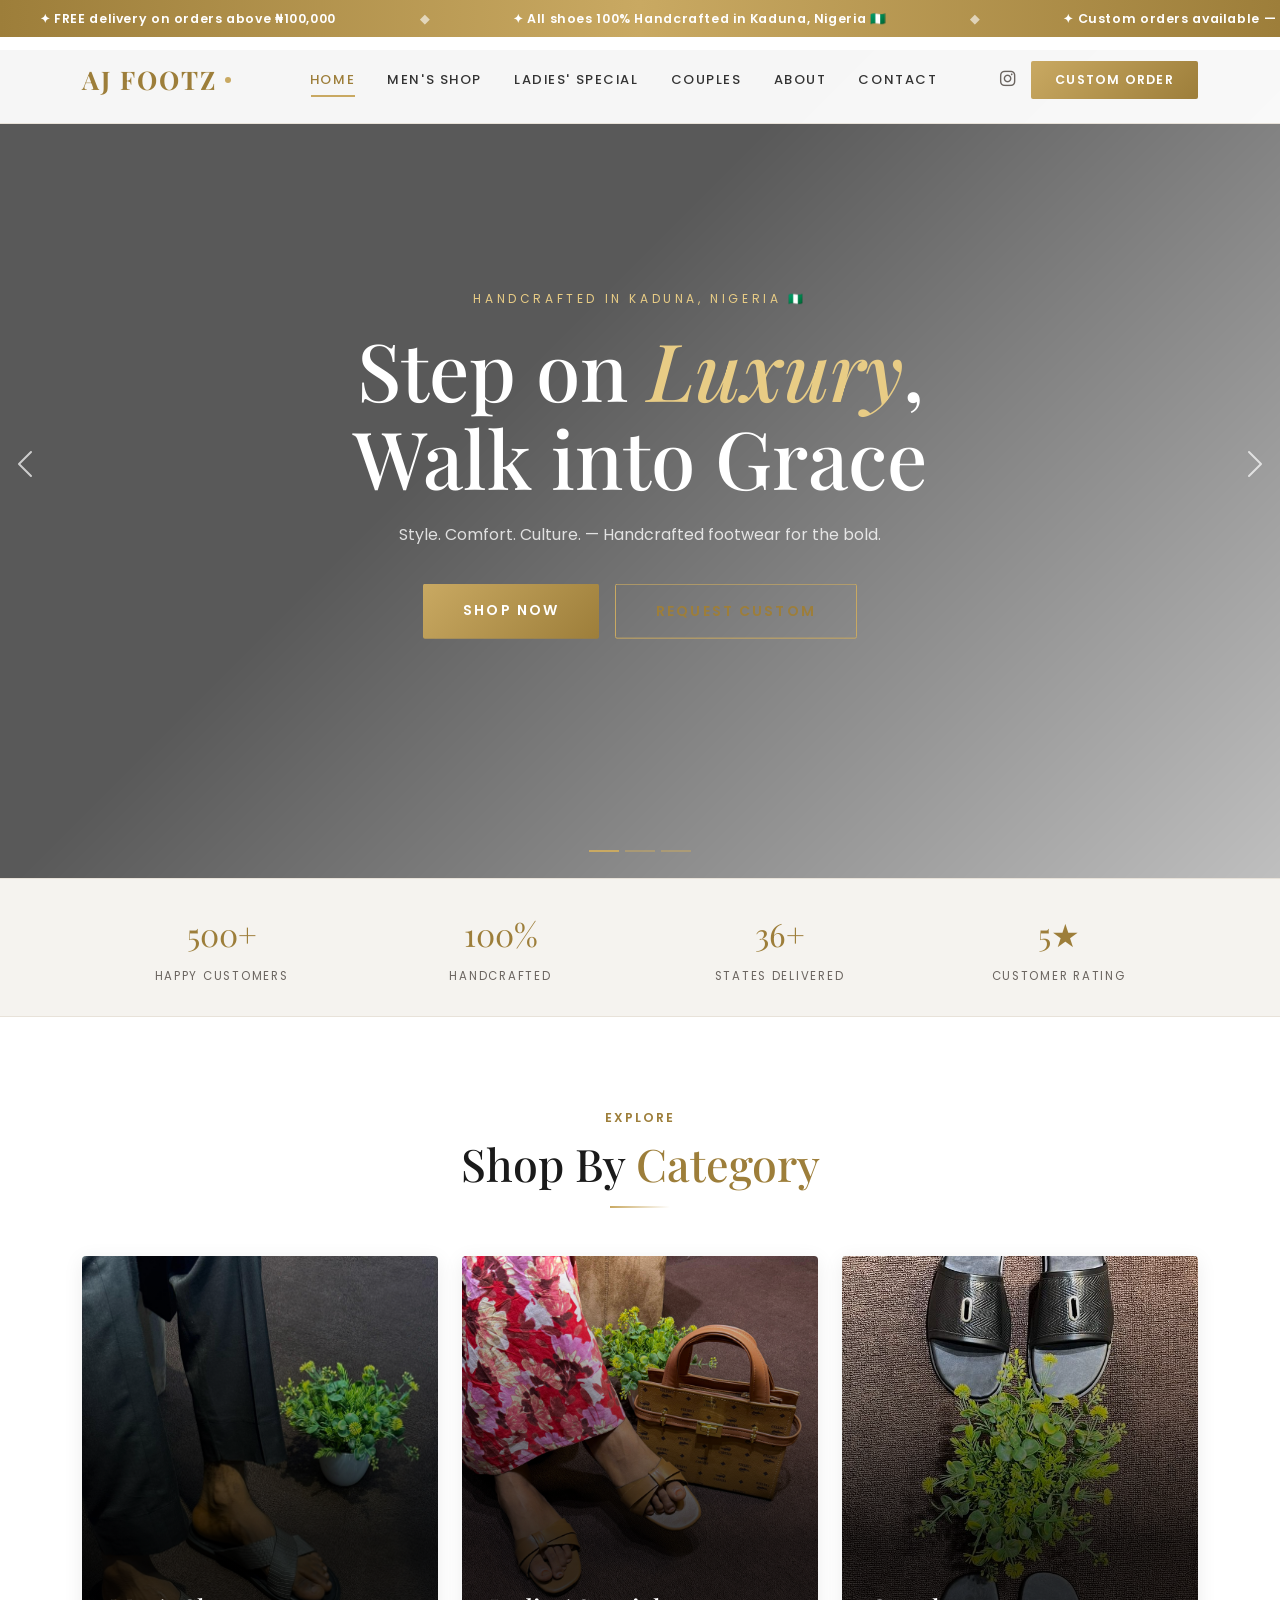
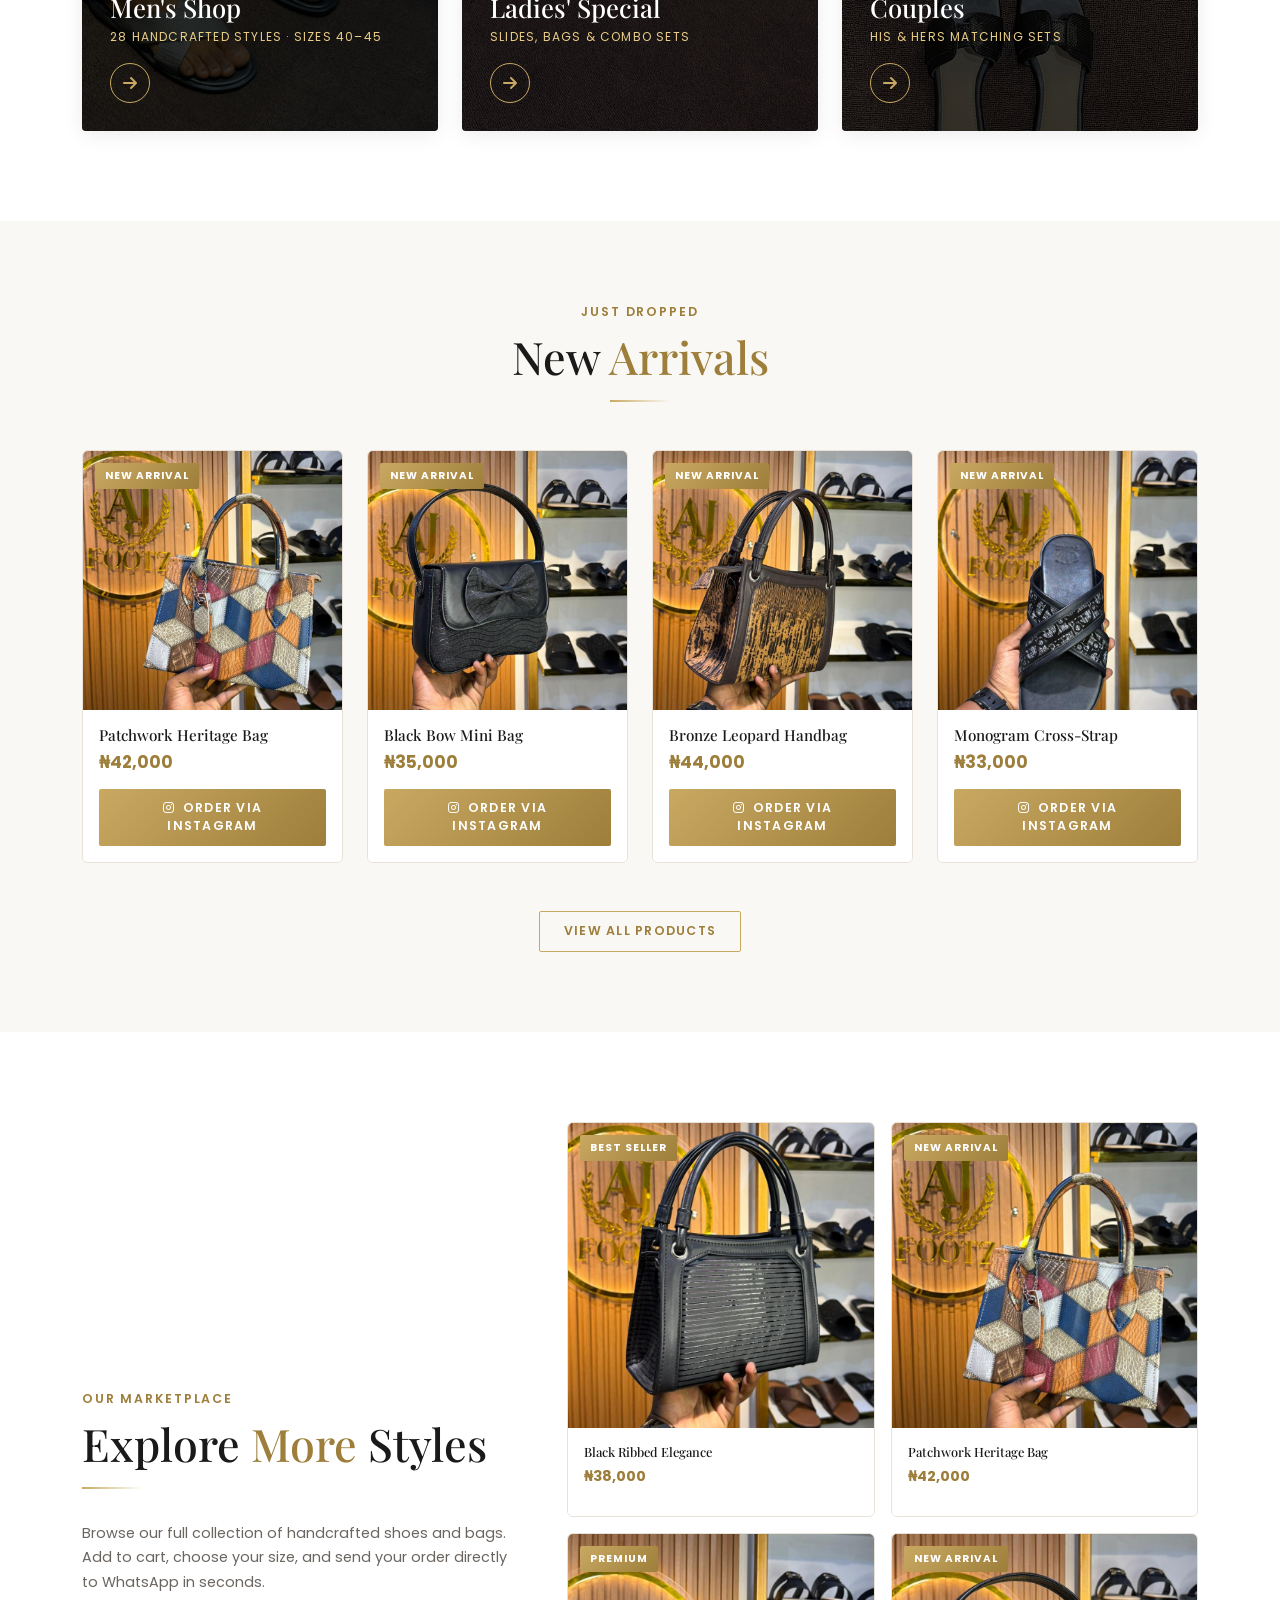
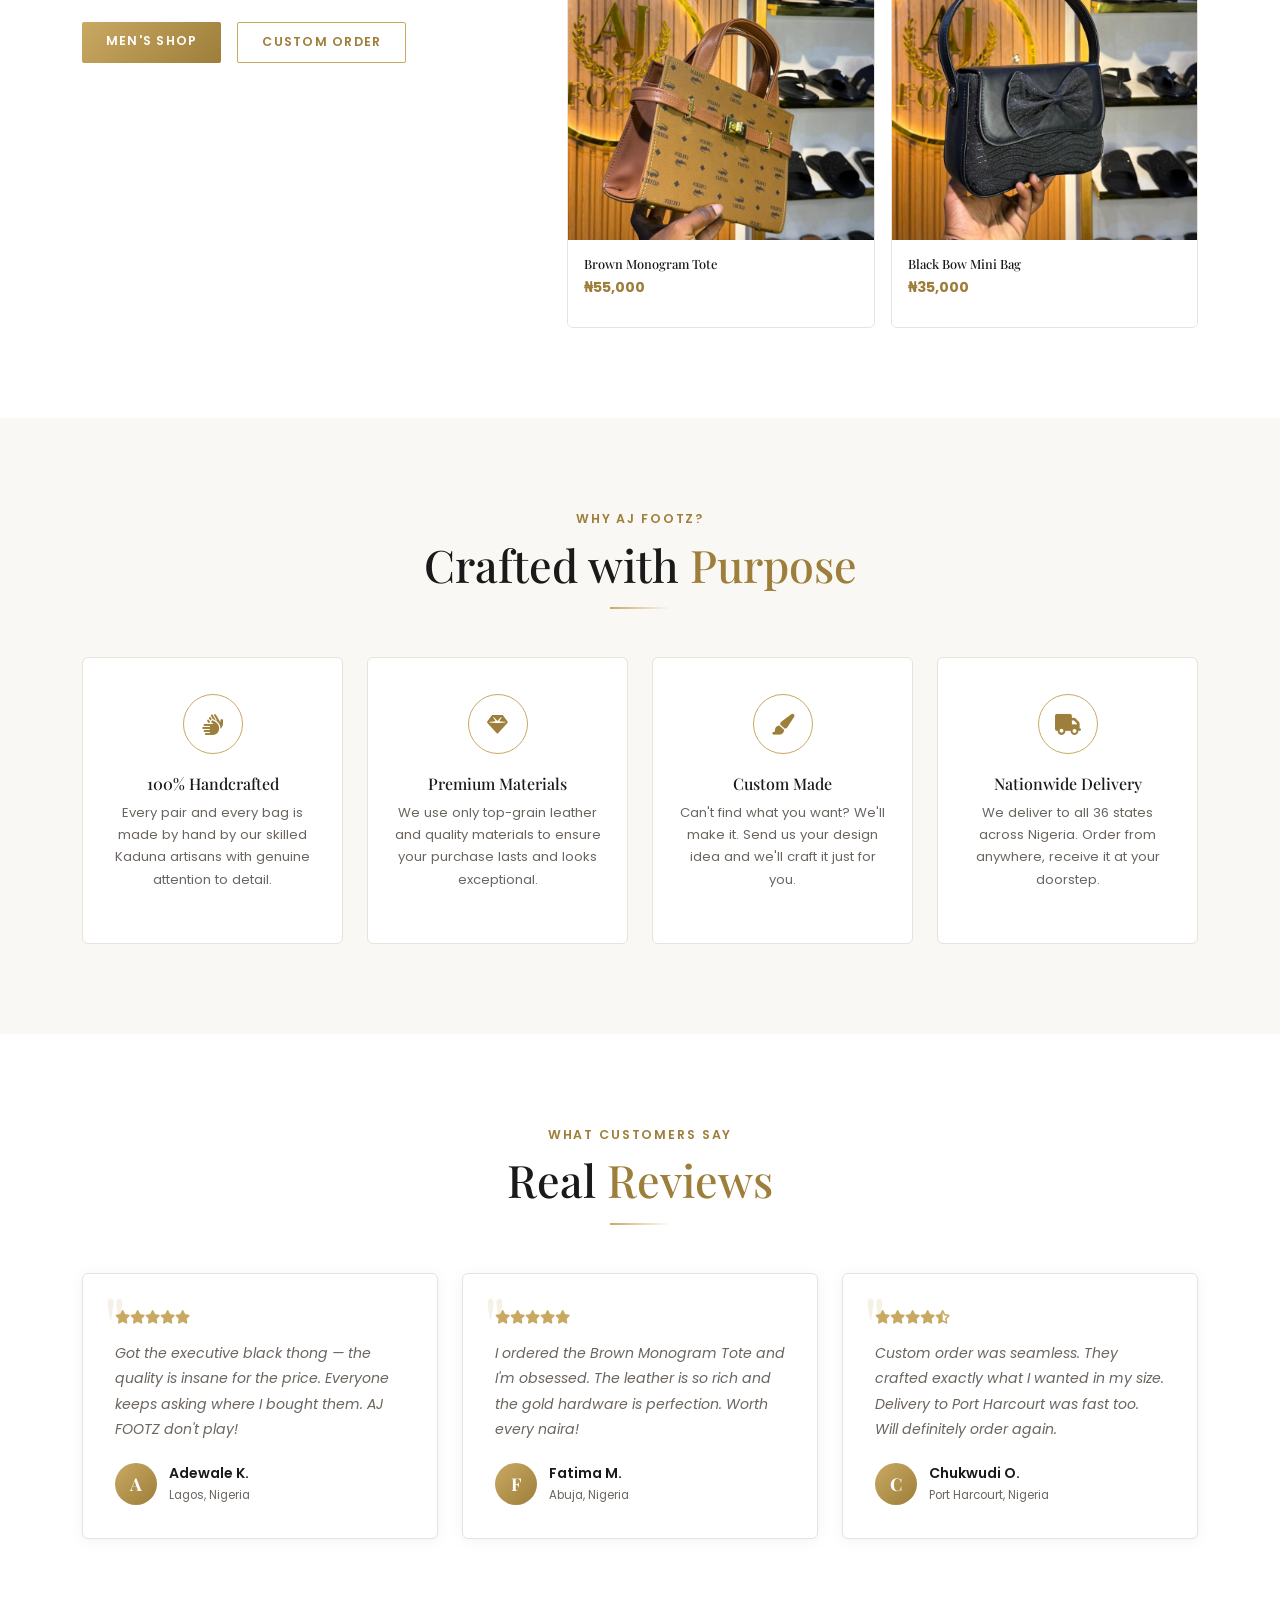
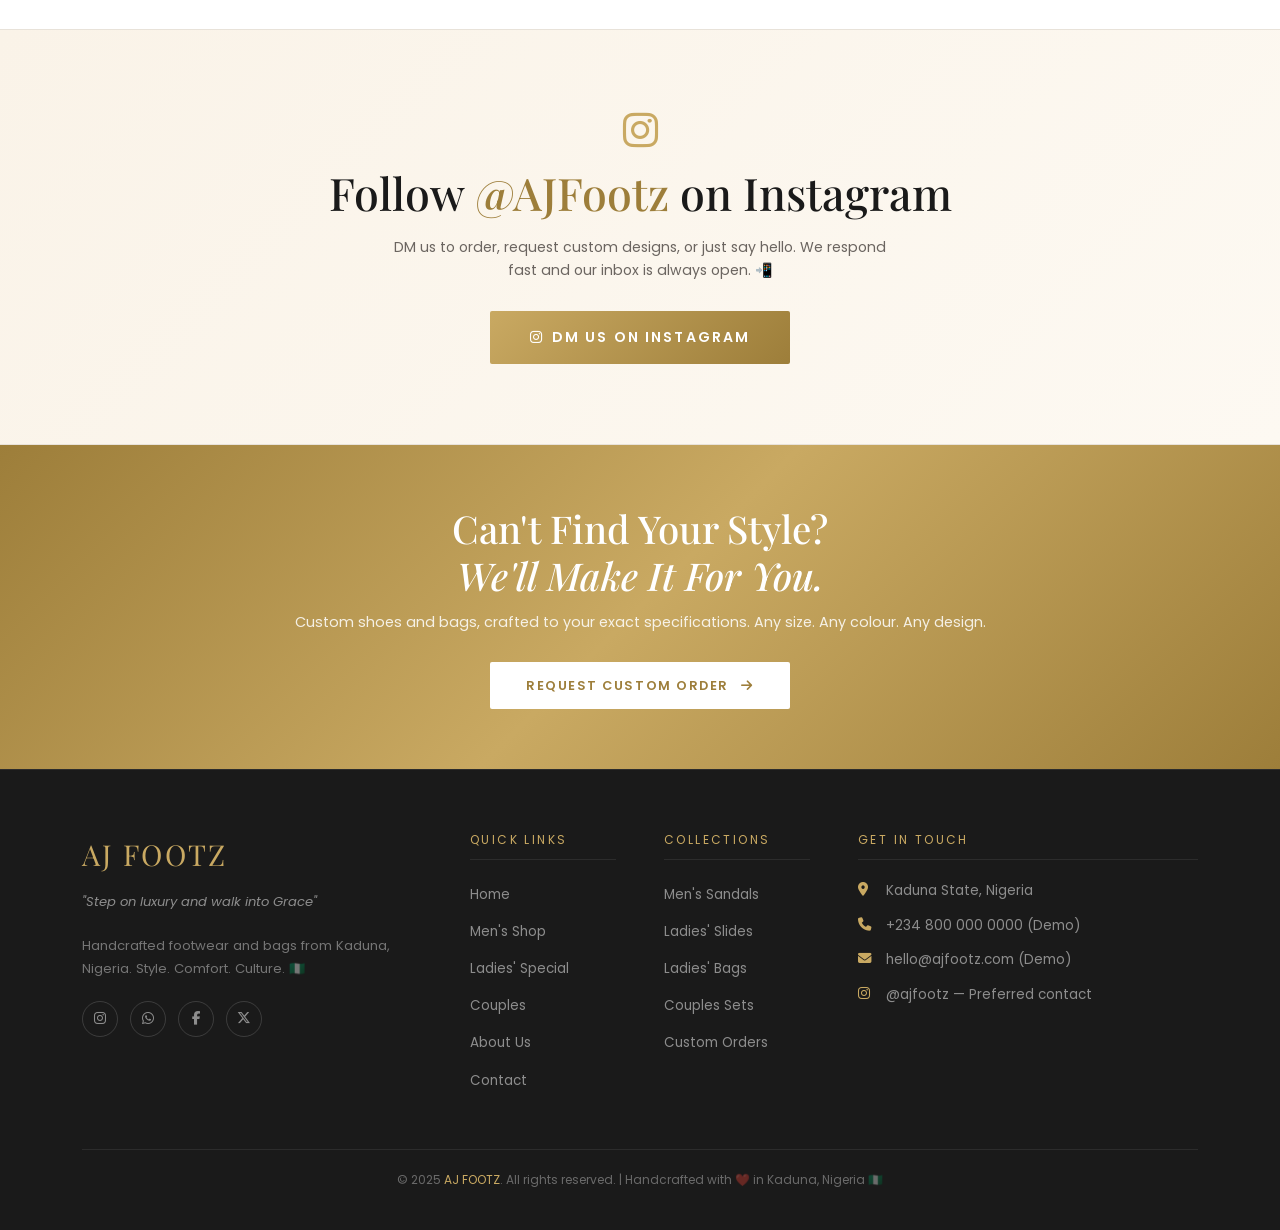
<file: index.html>
<!DOCTYPE html>
<html lang="en">

<head>
  <meta charset="UTF-8">
  <meta name="viewport" content="width=device-width, initial-scale=1.0">
  <title>AJ FOOTZ — Step on Luxury, Walk into Grace</title>
  <meta name="description"
    content="Handcrafted luxury footwear and bags. Style. Comfort. Culture. Nationwide delivery from Kaduna, Nigeria.">
  <link href="https://cdn.jsdelivr.net/npm/bootstrap@5.3.2/dist/css/bootstrap.min.css" rel="stylesheet">
  <link href="https://cdnjs.cloudflare.com/ajax/libs/font-awesome/6.5.0/css/all.min.css" rel="stylesheet">
  <link href="css/style.css" rel="stylesheet">
</head>

<body>

  <!-- Announcement Bar -->
  <div class="announcement-bar">
    <div class="marquee-track">
      <span>✦ FREE delivery on orders above ₦100,000</span>
      <span class="dot">◆</span>
      <span>✦ All shoes 100% Handcrafted in Kaduna, Nigeria 🇳🇬</span>
      <span class="dot">◆</span>
      <span>✦ Custom orders available — DM us on Instagram</span>
      <span class="dot">◆</span>
      <span>✦ New arrivals every week — check the shop!</span>
      <span class="dot">◆</span>
      <span>✦ FREE delivery on orders above ₦100,000</span>
      <span class="dot">◆</span>
      <span>✦ All shoes 100% Handcrafted in Kaduna, Nigeria 🇳🇬</span>
      <span class="dot">◆</span>
      <span>✦ Custom orders available — DM us on Instagram</span>
      <span class="dot">◆</span>
      <span>✦ New arrivals every week — check the shop!</span>
    </div>
  </div>

  <!-- Navbar -->
<nav id="mainNavbar" class="navbar navbar-expand-lg scrolled">
  <div class="container">
    <a class="navbar-brand" href="index.html">AJ FOOTZ <span class="brand-dot"></span></a>
    <button class="navbar-toggler" type="button" data-bs-toggle="collapse" data-bs-target="#navMenu">
      <i class="fas fa-bars" style="color:var(--gold)"></i>
    </button>
    <div class="collapse navbar-collapse" id="navMenu">
      <ul class="navbar-nav mx-auto gap-1">
        <li class="nav-item"><a class="nav-link active" href="index.html">Home</a></li>
        <li class="nav-item"><a class="nav-link " href="marketplace.html">Men's Shop</a></li>
        <li class="nav-item"><a class="nav-link " href="ladies.html">Ladies' Special</a></li>
        <li class="nav-item"><a class="nav-link " href="couples.html">Couples</a></li>
        <li class="nav-item"><a class="nav-link " href="about.html">About</a></li>
        <li class="nav-item"><a class="nav-link " href="contact.html">Contact</a></li>
      </ul>
      <div class="d-flex align-items-center gap-3">
        <a href="https://instagram.com/ajfootz" target="_blank" style="color:var(--gray);font-size:1.1rem">
          <i class="fab fa-instagram"></i>
        </a>
        <a href="contact.html#custom" class="btn btn-gold btn-sm">Custom Order</a>
      </div>
    </div>
  </div>
</nav>

  <!-- Hero Slider -->
  <section class="hero-section" style="margin-top:-74px">
    <div id="heroCarousel" class="carousel slide carousel-fade" data-bs-ride="carousel" data-bs-interval="5000">
      <div class="carousel-indicators">
        <button type="button" data-bs-target="#heroCarousel" data-bs-slide-to="0" class="active"></button>
        <button type="button" data-bs-target="#heroCarousel" data-bs-slide-to="1"></button>
        <button type="button" data-bs-target="#heroCarousel" data-bs-slide-to="2"></button>
      </div>
      <div class="carousel-inner">
        <!-- Slide 1 -->
        <div class="carousel-item active hero-slide"
          style="background-image:url('https://images.unsplash.com/photo-1558769132-cb1aea458c5e?w=1400&q=80')">
          <div class="hero-content">
            <p class="hero-eyebrow">Handcrafted in Kaduna, Nigeria 🇳🇬</p>
            <h1 class="hero-title">Step on <em>Luxury</em>,<br>Walk into Grace</h1>
            <p class="hero-sub">Style. Comfort. Culture. — Handcrafted footwear for the bold.</p>
            <div class="hero-btns">
              <a href="marketplace.html" class="btn btn-gold btn-lg-gold">Shop Now</a>
              <a href="contact.html#custom" class="btn btn-outline-gold btn-lg-gold">Request Custom</a>
            </div>
          </div>
        </div>
        <!-- Slide 2 -->
        <div class="carousel-item hero-slide"
          style="background-image:url('https://images.unsplash.com/photo-1543163521-1bf539c55dd2?w=1400&q=80')">
          <div class="hero-content">
            <p class="hero-eyebrow">Men's Collection</p>
            <h1 class="hero-title">Crafted for the<br><em>Bold</em> Gentleman</h1>
            <p class="hero-sub">Premium leather sandals and slides, handmade to order.</p>
            <div class="hero-btns">
              <a href="marketplace.html" class="btn btn-gold btn-lg-gold">Shop Men's</a>
              <a href="about.html" class="btn btn-outline-gold btn-lg-gold">Our Story</a>
            </div>
          </div>
        </div>
        <!-- Slide 3 -->
        <div class="carousel-item hero-slide"
          style="background-image:url('https://images.unsplash.com/photo-1584917865442-de89df76afd3?w=1400&q=80')">
          <div class="hero-content">
            <p class="hero-eyebrow">Women's Collection</p>
            <h1 class="hero-title">Bags that Make<br><em>Her</em> Statement</h1>
            <p class="hero-sub">Handcrafted women's bags — from structured to tote, each piece tells a story.</p>
            <div class="hero-btns">
              <a href="ladies.html" class="btn btn-gold btn-lg-gold">Shop Ladies'</a>
              <a href="marketplace.html" class="btn btn-outline-gold btn-lg-gold">View All</a>
            </div>
          </div>
        </div>
      </div>
      <button class="carousel-control-prev" type="button" data-bs-target="#heroCarousel" data-bs-slide="prev">
        <span class="carousel-control-prev-icon"></span>
      </button>
      <button class="carousel-control-next" type="button" data-bs-target="#heroCarousel" data-bs-slide="next">
        <span class="carousel-control-next-icon"></span>
      </button>
    </div>
  </section>

  <!-- Stats Bar -->
  <div class="stats-bar">
    <div class="container">
      <div class="row g-0 text-center divide-x">
        <div class="col-6 col-md-3 stat-item reveal">
          <span class="stat-num">500+</span>
          <span class="stat-label">Happy Customers</span>
        </div>
        <div class="col-6 col-md-3 stat-item reveal">
          <span class="stat-num">100%</span>
          <span class="stat-label">Handcrafted</span>
        </div>
        <div class="col-6 col-md-3 stat-item reveal">
          <span class="stat-num">36+</span>
          <span class="stat-label">States Delivered</span>
        </div>
        <div class="col-6 col-md-3 stat-item reveal">
          <span class="stat-num">5★</span>
          <span class="stat-label">Customer Rating</span>
        </div>
      </div>
    </div>
  </div>

  <!-- Shop By Category -->
  <section class="section-pad">
    <div class="container">
      <div class="text-center mb-5">
        <p class="section-subtitle reveal">Explore</p>
        <h2 class="section-title reveal">Shop By <span class="accent">Category</span></h2>
        <div class="gold-line center"></div>
      </div>
          <div class="row g-4">
      <div class="col-md-4 reveal">
        <a href="marketplace.html" class="text-decoration-none">
          <div class="category-card">
            <img src="images/mens/1002747119.jpg" alt="Men's Sandals" style="object-position:center top">
            <div class="category-card-overlay">
              <h3 class="category-card-title">Men's Shop</h3>
              <p class="category-card-sub">28 Handcrafted Styles · Sizes 40–45</p>
              <div class="category-card-arrow"><i class="fas fa-arrow-right"></i></div>
            </div>
          </div>
        </a>
      </div>
      <div class="col-md-4 reveal">
        <a href="ladies.html" class="text-decoration-none">
          <div class="category-card">
            <img src="images/ladies/1002747105.jpg" alt="Ladies' Special">
            <div class="category-card-overlay">
              <h3 class="category-card-title">Ladies' Special</h3>
              <p class="category-card-sub">Slides, Bags & Combo Sets</p>
              <div class="category-card-arrow"><i class="fas fa-arrow-right"></i></div>
            </div>
          </div>
        </a>
      </div>
      <div class="col-md-4 reveal">
        <a href="couples.html" class="text-decoration-none">
          <div class="category-card">
            <img src="images/couples/1002747125.jpg" alt="Couples Collection">
            <div class="category-card-overlay">
              <h3 class="category-card-title">Couples</h3>
              <p class="category-card-sub">His & Hers Matching Sets</p>
              <div class="category-card-arrow"><i class="fas fa-arrow-right"></i></div>
            </div>
          </div>
        </a>
      </div>
    </div>
    </div>
  </section>

  <!-- New Arrivals -->
  <section class="section-pad" style="background:var(--black-soft);padding-top:80px;padding-bottom:80px">
    <div class="container">
      <div class="text-center mb-5">
        <p class="section-subtitle reveal">Just Dropped</p>
        <h2 class="section-title reveal">New <span class="accent">Arrivals</span></h2>
        <div class="gold-line center"></div>
      </div>
      <div class="row g-4 row-cols-1 row-cols-sm-2 row-cols-lg-4" id="newArrivalsGrid"></div>
      <div class="text-center mt-5">
        <a href="marketplace.html" class="btn btn-outline-gold">View All Products</a>
      </div>
    </div>
  </section>

  <!-- Explore More Teaser -->
  <section class="section-pad">
    <div class="container">
      <div class="row align-items-center g-5">
        <div class="col-lg-5 reveal">
          <p class="section-subtitle">Our Marketplace</p>
          <h2 class="section-title">Explore <span class="accent">More</span> Styles</h2>
          <div class="gold-line"></div>
          <p style="color:var(--gray);font-size:.9rem;margin-bottom:28px">
            Browse our full collection of handcrafted shoes and bags.
            Add to cart, choose your size, and send your order directly to WhatsApp in seconds.
          </p>
          <div class="d-flex gap-3 flex-wrap">
            <a href="marketplace.html" class="btn btn-gold">Men's Shop</a>
            <a href="contact.html#custom" class="btn btn-outline-gold">Custom Order</a>
          </div>
        </div>
        <div class="col-lg-7">
          <div class="row g-3" id="featuredPreviewGrid"></div>
        </div>
      </div>
    </div>
  </section>

  <!-- Why Choose Us -->
  <section class="section-pad" style="background:var(--black-soft)">
    <div class="container">
      <div class="text-center mb-5">
        <p class="section-subtitle reveal">Why AJ FOOTZ?</p>
        <h2 class="section-title reveal">Crafted with <span class="accent">Purpose</span></h2>
        <div class="gold-line center"></div>
      </div>
      <div class="why-grid">
        <div class="why-card reveal">
          <div class="why-icon"><i class="fas fa-hands"></i></div>
          <h5>100% Handcrafted</h5>
          <p>Every pair and every bag is made by hand by our skilled Kaduna artisans with genuine attention to detail.
          </p>
        </div>
        <div class="why-card reveal">
          <div class="why-icon"><i class="fas fa-gem"></i></div>
          <h5>Premium Materials</h5>
          <p>We use only top-grain leather and quality materials to ensure your purchase lasts and looks exceptional.
          </p>
        </div>
        <div class="why-card reveal">
          <div class="why-icon"><i class="fas fa-paint-brush"></i></div>
          <h5>Custom Made</h5>
          <p>Can't find what you want? We'll make it. Send us your design idea and we'll craft it just for you.</p>
        </div>
        <div class="why-card reveal">
          <div class="why-icon"><i class="fas fa-truck"></i></div>
          <h5>Nationwide Delivery</h5>
          <p>We deliver to all 36 states across Nigeria. Order from anywhere, receive it at your doorstep.</p>
        </div>
      </div>
    </div>
  </section>

  <!-- Testimonials -->
  <section class="section-pad">
    <div class="container">
      <div class="text-center mb-5">
        <p class="section-subtitle reveal">What Customers Say</p>
        <h2 class="section-title reveal">Real <span class="accent">Reviews</span></h2>
        <div class="gold-line center"></div>
      </div>
      <div class="row g-4">
        <div class="col-md-4 reveal">
          <div class="testimonial-card">
            <div class="testimonial-stars"><i class="fas fa-star"></i><i class="fas fa-star"></i><i
                class="fas fa-star"></i><i class="fas fa-star"></i><i class="fas fa-star"></i></div>
            <p class="testimonial-text">Got the executive black thong — the quality is insane for the price. Everyone
              keeps asking where I bought them. AJ FOOTZ don't play!</p>
            <div class="testimonial-author">
              <div class="testimonial-avatar">A</div>
              <div>
                <div class="testimonial-name">Adewale K.</div>
                <div class="testimonial-loc">Lagos, Nigeria</div>
              </div>
            </div>
          </div>
        </div>
        <div class="col-md-4 reveal">
          <div class="testimonial-card">
            <div class="testimonial-stars"><i class="fas fa-star"></i><i class="fas fa-star"></i><i
                class="fas fa-star"></i><i class="fas fa-star"></i><i class="fas fa-star"></i></div>
            <p class="testimonial-text">I ordered the Brown Monogram Tote and I'm obsessed. The leather is so rich and
              the gold hardware is perfection. Worth every naira!</p>
            <div class="testimonial-author">
              <div class="testimonial-avatar">F</div>
              <div>
                <div class="testimonial-name">Fatima M.</div>
                <div class="testimonial-loc">Abuja, Nigeria</div>
              </div>
            </div>
          </div>
        </div>
        <div class="col-md-4 reveal">
          <div class="testimonial-card">
            <div class="testimonial-stars"><i class="fas fa-star"></i><i class="fas fa-star"></i><i
                class="fas fa-star"></i><i class="fas fa-star"></i><i class="fas fa-star-half-alt"></i></div>
            <p class="testimonial-text">Custom order was seamless. They crafted exactly what I wanted in my size.
              Delivery to Port Harcourt was fast too. Will definitely order again.</p>
            <div class="testimonial-author">
              <div class="testimonial-avatar">C</div>
              <div>
                <div class="testimonial-name">Chukwudi O.</div>
                <div class="testimonial-loc">Port Harcourt, Nigeria</div>
              </div>
            </div>
          </div>
        </div>
      </div>
    </div>
  </section>

  <!-- Instagram CTA -->
  <section class="instagram-cta">
    <div class="container text-center reveal">
      <i class="fab fa-instagram" style="font-size:2.5rem;color:var(--gold);margin-bottom:16px;display:block"></i>
      <h2 class="section-title mb-3">Follow <span class="accent">@AJFootz</span> on Instagram</h2>
      <p style="color:var(--gray);max-width:500px;margin:0 auto 28px;font-size:.88rem">
        DM us to order, request custom designs, or just say hello.
        We respond fast and our inbox is always open. 📲
      </p>
      <a href="https://instagram.com/ajfootz" target="_blank" class="btn btn-gold btn-lg-gold">
        <i class="fab fa-instagram me-2"></i>DM us on Instagram
      </a>
    </div>
  </section>

  <!-- Custom Order CTA -->
  <div class="custom-order-banner">
    <div class="container reveal">
      <h2>Can't Find Your Style? <br><em style="font-style:italic">We'll Make It For You.</em></h2>
      <p>Custom shoes and bags, crafted to your exact specifications. Any size. Any colour. Any design.</p>
      <a href="contact.html#custom" class="btn">Request Custom Order <i class="fas fa-arrow-right ms-2"></i></a>
    </div>
  </div>

  <!-- Footer -->
  <footer class="site-footer">
  <div class="container">
    <div class="row g-5">
      <div class="col-lg-4">
        <div class="footer-brand">AJ FOOTZ</div>
        <p class="footer-tagline">"Step on luxury and walk into Grace"</p>
        <p style="color:rgba(255,255,255,.4);font-size:.82rem;line-height:1.8;margin-bottom:20px">
          Handcrafted footwear and bags from Kaduna, Nigeria. Style. Comfort. Culture. 🇳🇬
        </p>
        <div class="footer-social">
          <a href="https://instagram.com/ajfootz" target="_blank"><i class="fab fa-instagram"></i></a>
          <a href="https://wa.me/2348000000000" target="_blank"><i class="fab fa-whatsapp"></i></a>
          <a href="#"><i class="fab fa-facebook-f"></i></a>
          <a href="#"><i class="fab fa-x-twitter"></i></a>
        </div>
      </div>
      <div class="col-6 col-lg-2">
        <div class="footer-heading">Quick Links</div>
        <ul class="footer-links">
          <li><a href="index.html">Home</a></li>
          <li><a href="marketplace.html">Men's Shop</a></li>
          <li><a href="ladies.html">Ladies' Special</a></li>
          <li><a href="couples.html">Couples</a></li>
          <li><a href="about.html">About Us</a></li>
          <li><a href="contact.html">Contact</a></li>
        </ul>
      </div>
      <div class="col-6 col-lg-2">
        <div class="footer-heading">Collections</div>
        <ul class="footer-links">
          <li><a href="marketplace.html">Men's Sandals</a></li>
          <li><a href="ladies.html">Ladies' Slides</a></li>
          <li><a href="ladies.html">Ladies' Bags</a></li>
          <li><a href="couples.html">Couples Sets</a></li>
          <li><a href="contact.html#custom">Custom Orders</a></li>
        </ul>
      </div>
      <div class="col-lg-4">
        <div class="footer-heading">Get In Touch</div>
        <div class="footer-contact-item"><i class="fas fa-map-marker-alt"></i><span>Kaduna State, Nigeria</span></div>
        <div class="footer-contact-item"><i class="fas fa-phone"></i><span>+234 800 000 0000 (Demo)</span></div>
        <div class="footer-contact-item"><i class="fas fa-envelope"></i><span>hello@ajfootz.com (Demo)</span></div>
        <div class="footer-contact-item"><i class="fab fa-instagram"></i><span>@ajfootz — Preferred contact</span></div>
      </div>
    </div>
    <div class="footer-bottom">
      <p>© 2025 <span>AJ FOOTZ</span>. All rights reserved. | Handcrafted with ❤️ in Kaduna, Nigeria 🇳🇬</p>
    </div>
  </div>
</footer>

  <script src="https://cdn.jsdelivr.net/npm/bootstrap@5.3.2/dist/js/bootstrap.bundle.min.js"></script>
  <script src="js/products.js"></script>
  <script src="js/main.js"></script>
  <script>
    // Render New Arrivals
    const newGrid = document.getElementById("newArrivalsGrid");
    if (newGrid) {
      const newProds = AJ_PRODUCTS.filter(p => p.isNew).slice(0, 4);
      newGrid.innerHTML = newProds.map(p => renderProductCard(p, false)).join("");
    }

    // Render Featured Preview (smaller cards, 2 cols)
    const featGrid = document.getElementById("featuredPreviewGrid");
    if (featGrid) {
      const featured = AJ_PRODUCTS.filter(p => p.badge).slice(0, 4);
      featGrid.innerHTML = featured.map(p => `
      <div class="col-6">
        <div class="product-card reveal" style="cursor:pointer" onclick="location.href='marketplace.html'">
          ${p.badge ? `<span class="product-badge">${p.badge}</span>` : ""}
          <div class="product-img-wrap" style="aspect-ratio:1/1">
            <img src="${p.image}" alt="${p.name}" class="product-img" loading="lazy">
          </div>
          <div class="product-info">
            <h5 class="product-name" style="font-size:.8rem">${p.name}</h5>
            <div class="product-price" style="font-size:.9rem">${formatPrice(p.price)}</div>
          </div>
        </div>
      </div>`).join("");
    }
  </script>
</body>

</html>
</file>
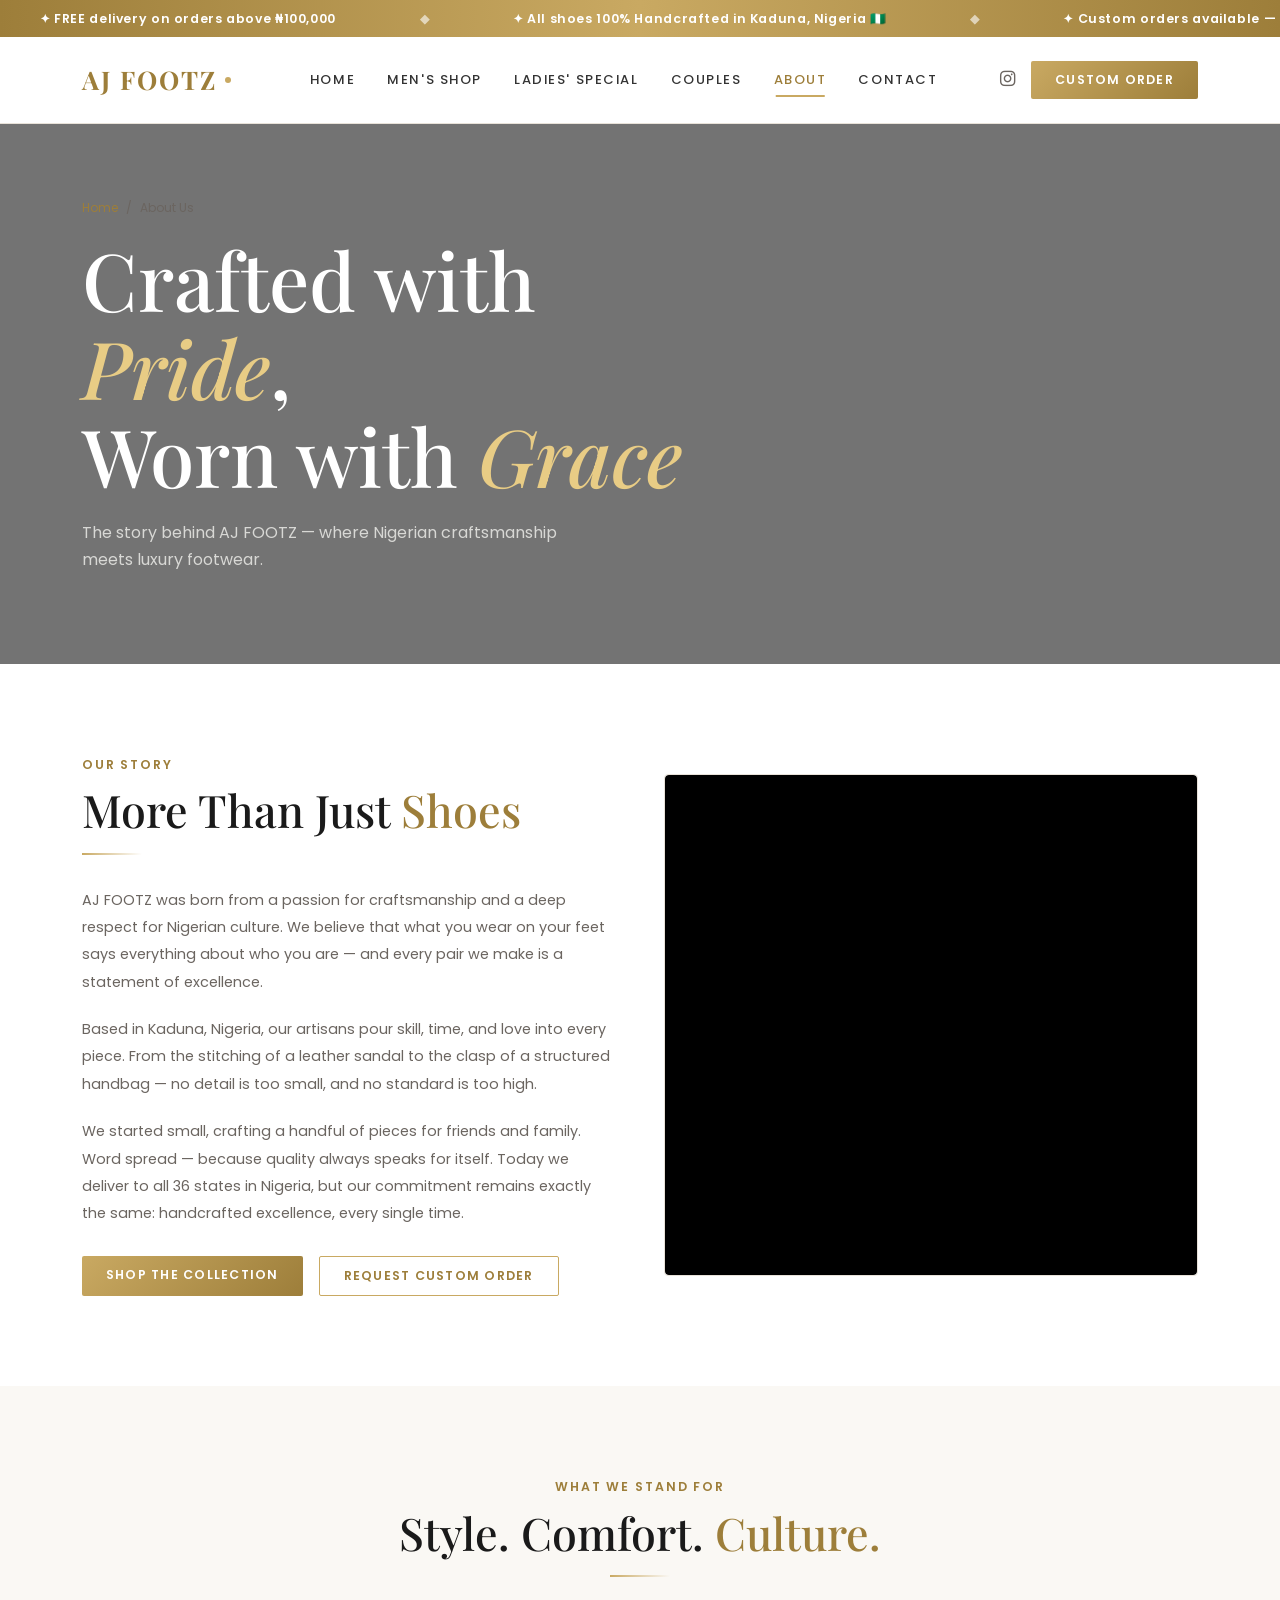
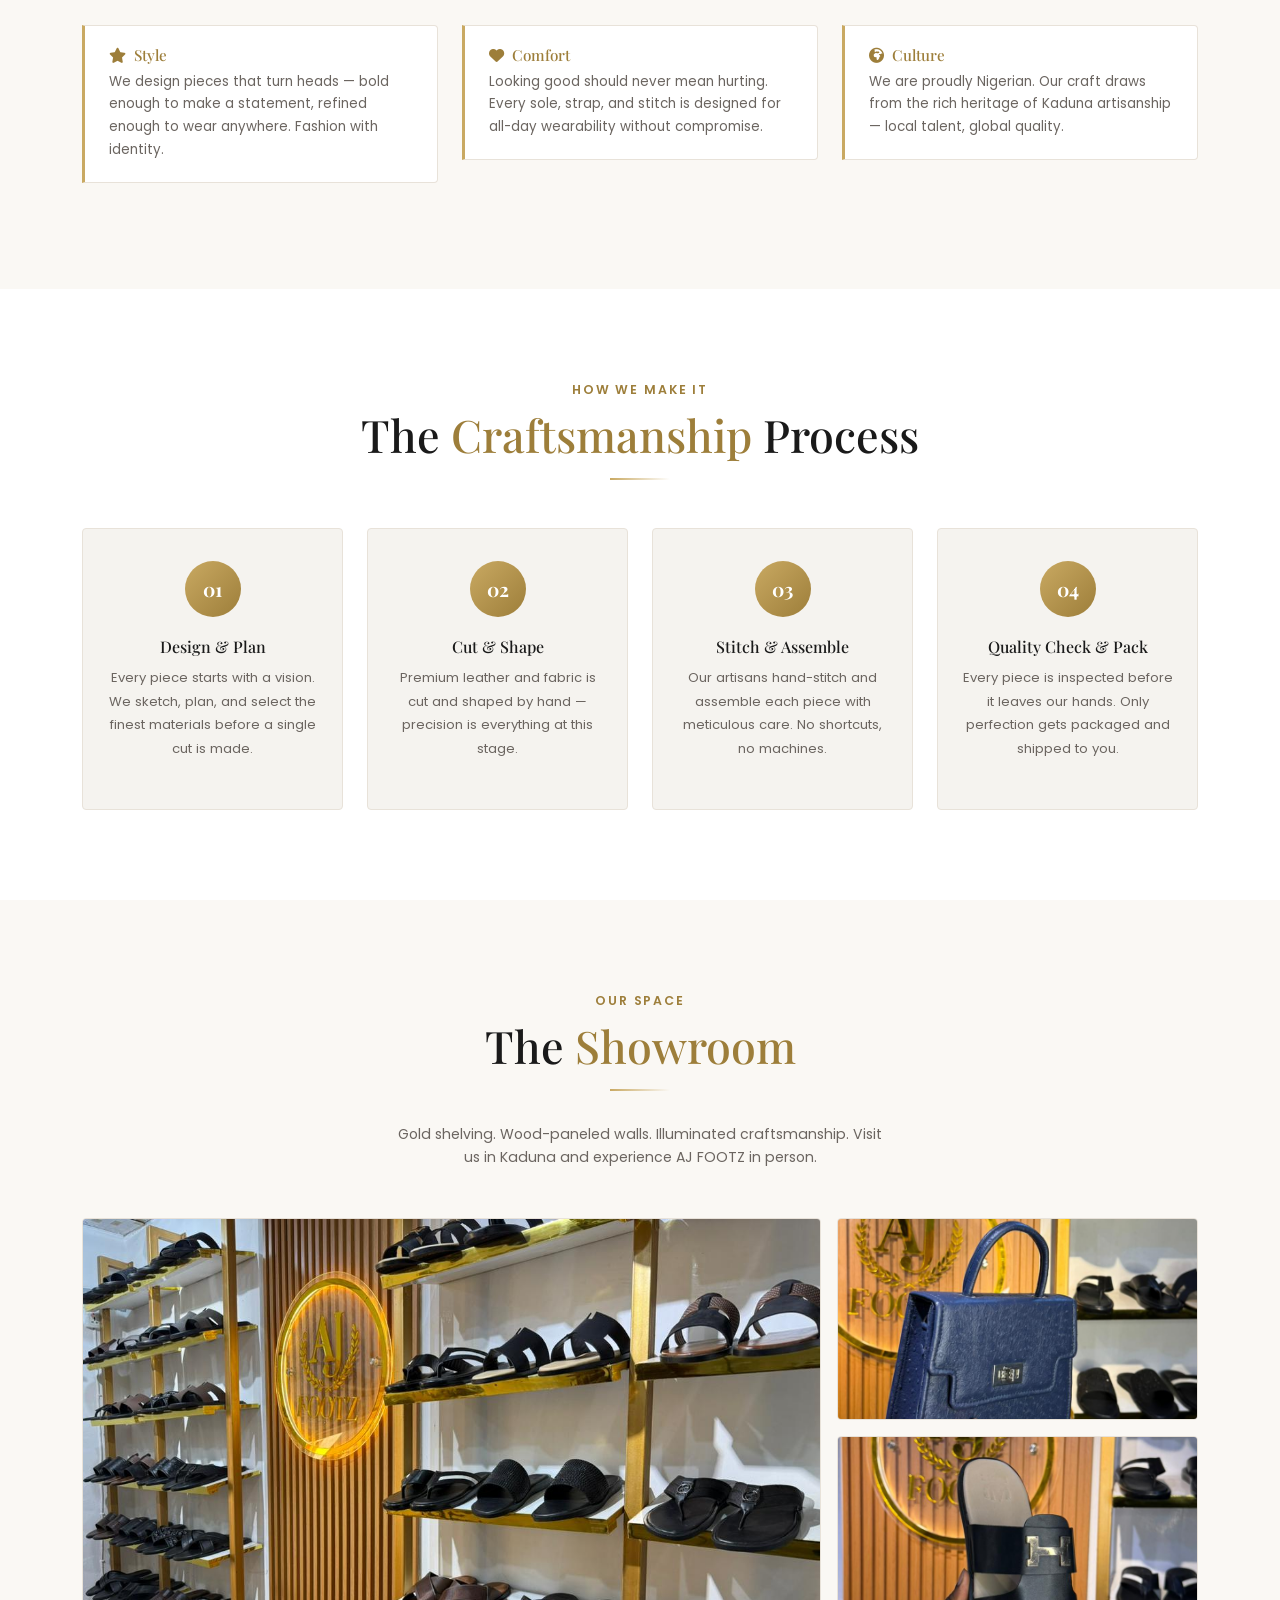
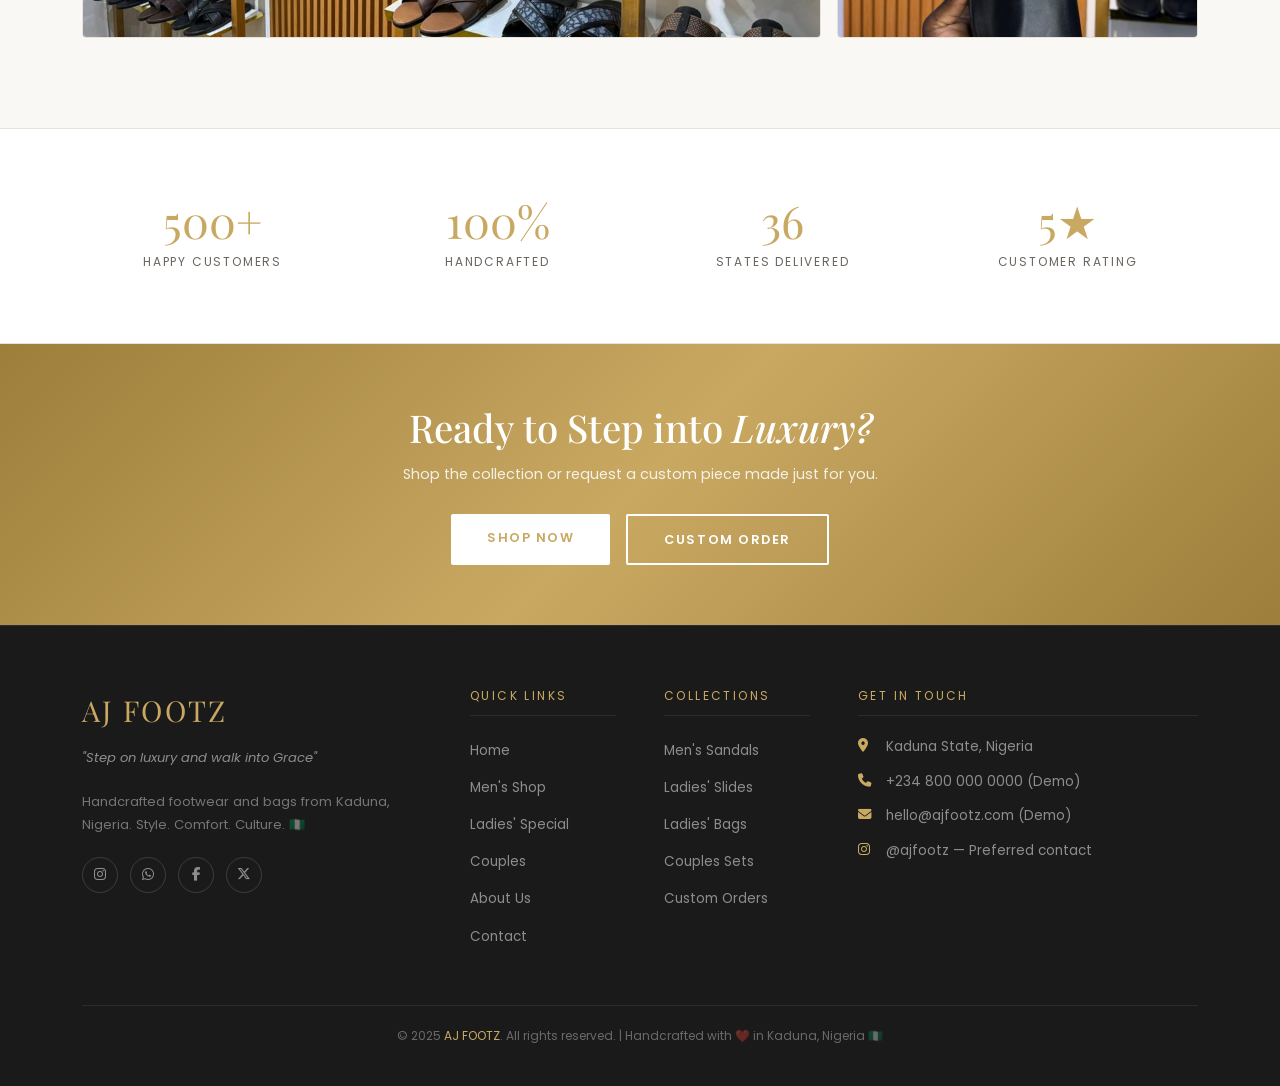
<file: about.html>
<!DOCTYPE html>
<html lang="en">

<head>
  <meta charset="UTF-8">
  <meta name="viewport" content="width=device-width, initial-scale=1.0">
  <title>About Us — AJ FOOTZ</title>
  <meta name="description"
    content="The story behind AJ FOOTZ — Handcrafted luxury footwear and bags from Kaduna, Nigeria.">
  <link href="https://cdn.jsdelivr.net/npm/bootstrap@5.3.2/dist/css/bootstrap.min.css" rel="stylesheet">
  <link href="https://cdnjs.cloudflare.com/ajax/libs/font-awesome/6.5.0/css/all.min.css" rel="stylesheet">
  <link href="css/style.css" rel="stylesheet">
</head>

<body>

  <!-- Announcement Bar -->
  <div class="announcement-bar">
    <div class="marquee-track">
      <span>✦ FREE delivery on orders above ₦100,000</span>
      <span class="dot">◆</span>
      <span>✦ All shoes 100% Handcrafted in Kaduna, Nigeria 🇳🇬</span>
      <span class="dot">◆</span>
      <span>✦ Custom orders available — DM us on Instagram</span>
      <span class="dot">◆</span>
      <span>✦ New arrivals every week — check the shop!</span>
      <span class="dot">◆</span>
      <span>✦ FREE delivery on orders above ₦100,000</span>
      <span class="dot">◆</span>
      <span>✦ All shoes 100% Handcrafted in Kaduna, Nigeria 🇳🇬</span>
      <span class="dot">◆</span>
      <span>✦ Custom orders available — DM us on Instagram</span>
      <span class="dot">◆</span>
      <span>✦ New arrivals every week — check the shop!</span>
    </div>
  </div>

  <!-- Navbar -->
<nav id="mainNavbar" class="navbar navbar-expand-lg scrolled">
  <div class="container">
    <a class="navbar-brand" href="index.html">AJ FOOTZ <span class="brand-dot"></span></a>
    <button class="navbar-toggler" type="button" data-bs-toggle="collapse" data-bs-target="#navMenu">
      <i class="fas fa-bars" style="color:var(--gold)"></i>
    </button>
    <div class="collapse navbar-collapse" id="navMenu">
      <ul class="navbar-nav mx-auto gap-1">
        <li class="nav-item"><a class="nav-link " href="index.html">Home</a></li>
        <li class="nav-item"><a class="nav-link " href="marketplace.html">Men's Shop</a></li>
        <li class="nav-item"><a class="nav-link " href="ladies.html">Ladies' Special</a></li>
        <li class="nav-item"><a class="nav-link " href="couples.html">Couples</a></li>
        <li class="nav-item"><a class="nav-link active" href="about.html">About</a></li>
        <li class="nav-item"><a class="nav-link " href="contact.html">Contact</a></li>
      </ul>
      <div class="d-flex align-items-center gap-3">
        <a href="https://instagram.com/ajfootz" target="_blank" style="color:var(--gray);font-size:1.1rem">
          <i class="fab fa-instagram"></i>
        </a>
        <a href="contact.html#custom" class="btn btn-gold btn-sm">Custom Order</a>
      </div>
    </div>
  </div>
</nav>

  <!-- About Hero -->
  <section class="about-hero"
    style="background-image:url('https://images.unsplash.com/photo-1558769132-cb1aea458c5e?w=1400&q=80');min-height:60vh">
    <div class="container about-hero-content">
      <div class="breadcrumb-custom">
        <a href="index.html">Home</a><span>/</span>About Us
      </div>
      <h1 class="hero-title" style="animation:fadeInUp .8s .3s ease forwards;opacity:0;max-width:600px">
        Crafted with <em>Pride</em>,<br>Worn with <em>Grace</em>
      </h1>
      <p
        style="color:rgba(250,249,246,.75);max-width:500px;margin-top:16px;animation:fadeInUp .8s .5s ease forwards;opacity:0">
        The story behind AJ FOOTZ — where Nigerian craftsmanship meets luxury footwear.
      </p>
    </div>
  </section>

  <!-- Brand Story -->
  <section class="section-pad">
    <div class="container">
      <div class="row g-5 align-items-center">
        <div class="col-lg-6 reveal">
          <p class="section-subtitle">Our Story</p>
          <h2 class="section-title">More Than Just <span class="accent">Shoes</span></h2>
          <div class="gold-line"></div>
          <p style="color:var(--gray);font-size:.9rem;line-height:1.9;margin-bottom:20px">
            AJ FOOTZ was born from a passion for craftsmanship and a deep respect for Nigerian culture.
            We believe that what you wear on your feet says everything about who you are —
            and every pair we make is a statement of excellence.
          </p>
          <p style="color:var(--gray);font-size:.9rem;line-height:1.9;margin-bottom:20px">
            Based in Kaduna, Nigeria, our artisans pour skill, time, and love into every piece.
            From the stitching of a leather sandal to the clasp of a structured handbag —
            no detail is too small, and no standard is too high.
          </p>
          <p style="color:var(--gray);font-size:.9rem;line-height:1.9;margin-bottom:28px">
            We started small, crafting a handful of pieces for friends and family.
            Word spread — because quality always speaks for itself.
            Today we deliver to all 36 states in Nigeria,
            but our commitment remains exactly the same: handcrafted excellence, every single time.
          </p>
          <div class="d-flex gap-3 flex-wrap">
            <a href="marketplace.html" class="btn btn-gold">Shop the Collection</a>
            <a href="contact.html#custom" class="btn btn-outline-gold">Request Custom Order</a>
          </div>
        </div>
        <div class="col-lg-6 reveal">
          <div style="position:relative;border-radius:4px;overflow:hidden;border:1px solid var(--border)">
            <video src="images/video.mp4" autoplay muted loop playsinline
              style="width:100%;height:500px;display:block;border-radius:4px;object-fit:contain;background:#000;">
              <!-- Gold badge overlay -->
              <div style="position:absolute;bottom:16px;right:16px;background:linear-gradient(135deg,var(--gold),var(--gold-dark));
                      padding:14px 20px;border-radius:4px;">
                <div
                  style="font-family:'Playfair Display',serif;font-size:1.6rem;color:var(--black);font-weight:700;line-height:1">
                  500+</div>
                <div
                  style="font-size:.65rem;color:var(--brown);font-weight:700;letter-spacing:.1em;text-transform:uppercase">
                  Happy Customers</div>
              </div>
          </div>
        </div>
      </div>
    </div>
  </section>

  <!-- Values -->
  <section class="section-pad" style="background:var(--black-soft)">
    <div class="container">
      <div class="text-center mb-5">
        <p class="section-subtitle reveal">What We Stand For</p>
        <h2 class="section-title reveal">Style. Comfort. <span class="accent">Culture.</span></h2>
        <div class="gold-line center"></div>
      </div>
      <div class="row g-4">
        <div class="col-md-4 reveal">
          <div class="value-card">
            <h5><i class="fas fa-star me-2"></i>Style</h5>
            <p>We design pieces that turn heads — bold enough to make a statement, refined enough to wear anywhere.
              Fashion with identity.</p>
          </div>
        </div>
        <div class="col-md-4 reveal">
          <div class="value-card">
            <h5><i class="fas fa-heart me-2"></i>Comfort</h5>
            <p>Looking good should never mean hurting. Every sole, strap, and stitch is designed for all-day wearability
              without compromise.</p>
          </div>
        </div>
        <div class="col-md-4 reveal">
          <div class="value-card">
            <h5><i class="fas fa-globe-africa me-2"></i>Culture</h5>
            <p>We are proudly Nigerian. Our craft draws from the rich heritage of Kaduna artisanship — local talent,
              global quality.</p>
          </div>
        </div>
      </div>
    </div>
  </section>

  <!-- Craftsmanship Process -->
  <section class="section-pad">
    <div class="container">
      <div class="text-center mb-5">
        <p class="section-subtitle reveal">How We Make It</p>
        <h2 class="section-title reveal">The <span class="accent">Craftsmanship</span> Process</h2>
        <div class="gold-line center"></div>
      </div>
      <div class="row g-4">
        <div class="col-sm-6 col-lg-3 reveal">
          <div
            style="text-align:center;padding:32px 20px;background:var(--card-bg);border:1px solid var(--border);border-radius:4px;height:100%">
            <div style="width:56px;height:56px;background:linear-gradient(135deg,var(--gold),var(--gold-dark));
                      border-radius:50%;display:flex;align-items:center;justify-content:center;
                      margin:0 auto 20px;font-family:'Playfair Display',serif;font-size:1.2rem;
                      color:var(--black);font-weight:700">01</div>
            <h5 style="font-size:1rem;margin-bottom:10px">Design & Plan</h5>
            <p style="color:var(--gray);font-size:.82rem;line-height:1.8">
              Every piece starts with a vision. We sketch, plan, and select the finest materials before a single cut is
              made.
            </p>
          </div>
        </div>
        <div class="col-sm-6 col-lg-3 reveal">
          <div
            style="text-align:center;padding:32px 20px;background:var(--card-bg);border:1px solid var(--border);border-radius:4px;height:100%">
            <div style="width:56px;height:56px;background:linear-gradient(135deg,var(--gold),var(--gold-dark));
                      border-radius:50%;display:flex;align-items:center;justify-content:center;
                      margin:0 auto 20px;font-family:'Playfair Display',serif;font-size:1.2rem;
                      color:var(--black);font-weight:700">02</div>
            <h5 style="font-size:1rem;margin-bottom:10px">Cut & Shape</h5>
            <p style="color:var(--gray);font-size:.82rem;line-height:1.8">
              Premium leather and fabric is cut and shaped by hand — precision is everything at this stage.
            </p>
          </div>
        </div>
        <div class="col-sm-6 col-lg-3 reveal">
          <div
            style="text-align:center;padding:32px 20px;background:var(--card-bg);border:1px solid var(--border);border-radius:4px;height:100%">
            <div style="width:56px;height:56px;background:linear-gradient(135deg,var(--gold),var(--gold-dark));
                      border-radius:50%;display:flex;align-items:center;justify-content:center;
                      margin:0 auto 20px;font-family:'Playfair Display',serif;font-size:1.2rem;
                      color:var(--black);font-weight:700">03</div>
            <h5 style="font-size:1rem;margin-bottom:10px">Stitch & Assemble</h5>
            <p style="color:var(--gray);font-size:.82rem;line-height:1.8">
              Our artisans hand-stitch and assemble each piece with meticulous care. No shortcuts, no machines.
            </p>
          </div>
        </div>
        <div class="col-sm-6 col-lg-3 reveal">
          <div
            style="text-align:center;padding:32px 20px;background:var(--card-bg);border:1px solid var(--border);border-radius:4px;height:100%">
            <div style="width:56px;height:56px;background:linear-gradient(135deg,var(--gold),var(--gold-dark));
                      border-radius:50%;display:flex;align-items:center;justify-content:center;
                      margin:0 auto 20px;font-family:'Playfair Display',serif;font-size:1.2rem;
                      color:var(--black);font-weight:700">04</div>
            <h5 style="font-size:1rem;margin-bottom:10px">Quality Check & Pack</h5>
            <p style="color:var(--gray);font-size:.82rem;line-height:1.8">
              Every piece is inspected before it leaves our hands. Only perfection gets packaged and shipped to you.
            </p>
          </div>
        </div>
      </div>
    </div>
  </section>

  <!-- Showroom / Gallery -->
  <section class="section-pad" style="background:var(--black-soft)">
  <div class="container">
    <div class="text-center mb-5">
      <p class="section-subtitle reveal">Our Space</p>
      <h2 class="section-title reveal">The <span class="accent">Showroom</span></h2>
      <div class="gold-line center"></div>
      <p style="color:var(--gray);font-size:.88rem;max-width:500px;margin:0 auto">
        Gold shelving. Wood-paneled walls. Illuminated craftsmanship. 
        Visit us in Kaduna and experience AJ FOOTZ in person.
      </p>
    </div>
    <div class="row g-3">
      <!-- Main big showroom image -->
      <div class="col-md-8 reveal">
        <div style="width:100%;height:420px;overflow:hidden;border-radius:4px;border:1px solid var(--border)">
          <img src="images/shoe_rack.jpeg" alt="AJ FOOTZ Showroom"
            style="width:100%;height:100%;object-fit:cover;object-position:center top;">
        </div>
      </div>
      <!-- Side product images stacked to match height -->
      <div class="col-md-4 d-flex flex-column gap-3">
        <div class="reveal" style="overflow:hidden;border-radius:4px;border:1px solid var(--border)">
          <img src="images/bag_6.jpeg" alt="Women's Bags Display"
            style="width:100%;height:200px;object-fit:cover;object-position:center;">
        </div>
        <div class="reveal" style="overflow:hidden;border-radius:4px;border:1px solid var(--border)">
          <img src="images/palm_13.jpeg" alt="Men's Shoes Display"
            style="width:100%;height:200px;object-fit:cover;object-position:center;">
        </div>
      </div>
    </div>
  </div>
</section>

  <!-- Stats -->
  <section style="padding:70px 0;border-top:1px solid var(--border);border-bottom:1px solid var(--border)">
    <div class="container">
      <div class="row g-4 text-center">
        <div class="col-6 col-md-3 reveal">
          <div style="font-family:'Playfair Display',serif;font-size:2.8rem;color:var(--gold);line-height:1">500+</div>
          <div style="font-size:.75rem;letter-spacing:.15em;text-transform:uppercase;color:var(--gray);margin-top:8px">
            Happy Customers</div>
        </div>
        <div class="col-6 col-md-3 reveal">
          <div style="font-family:'Playfair Display',serif;font-size:2.8rem;color:var(--gold);line-height:1">100%</div>
          <div style="font-size:.75rem;letter-spacing:.15em;text-transform:uppercase;color:var(--gray);margin-top:8px">
            Handcrafted</div>
        </div>
        <div class="col-6 col-md-3 reveal">
          <div style="font-family:'Playfair Display',serif;font-size:2.8rem;color:var(--gold);line-height:1">36</div>
          <div style="font-size:.75rem;letter-spacing:.15em;text-transform:uppercase;color:var(--gray);margin-top:8px">
            States Delivered</div>
        </div>
        <div class="col-6 col-md-3 reveal">
          <div style="font-family:'Playfair Display',serif;font-size:2.8rem;color:var(--gold);line-height:1">5★</div>
          <div style="font-size:.75rem;letter-spacing:.15em;text-transform:uppercase;color:var(--gray);margin-top:8px">
            Customer Rating</div>
        </div>
      </div>
    </div>
  </section>

  <!-- CTA -->
  <div class="custom-order-banner">
    <div class="container reveal">
      <h2>Ready to Step into <em style="font-style:italic">Luxury?</em></h2>
      <p>Shop the collection or request a custom piece made just for you.</p>
      <div class="d-flex gap-3 justify-content-center flex-wrap">
        <a href="marketplace.html" class="btn"
          style="background:var(--black);color:var(--gold)!important;border:none;padding:14px 36px;font-size:.8rem;font-weight:600;letter-spacing:.12em;text-transform:uppercase;border-radius:2px">
          Shop Now
        </a>
        <a href="contact.html#custom" class="btn"
          style="background:transparent;color:var(--black)!important;border:2px solid var(--black);padding:14px 36px;font-size:.8rem;font-weight:600;letter-spacing:.12em;text-transform:uppercase;border-radius:2px">
          Custom Order
        </a>
      </div>
    </div>
  </div>

  <!-- Footer -->
  <footer class="site-footer">
  <div class="container">
    <div class="row g-5">
      <div class="col-lg-4">
        <div class="footer-brand">AJ FOOTZ</div>
        <p class="footer-tagline">"Step on luxury and walk into Grace"</p>
        <p style="color:rgba(255,255,255,.4);font-size:.82rem;line-height:1.8;margin-bottom:20px">
          Handcrafted footwear and bags from Kaduna, Nigeria. Style. Comfort. Culture. 🇳🇬
        </p>
        <div class="footer-social">
          <a href="https://instagram.com/ajfootz" target="_blank"><i class="fab fa-instagram"></i></a>
          <a href="https://wa.me/2348000000000" target="_blank"><i class="fab fa-whatsapp"></i></a>
          <a href="#"><i class="fab fa-facebook-f"></i></a>
          <a href="#"><i class="fab fa-x-twitter"></i></a>
        </div>
      </div>
      <div class="col-6 col-lg-2">
        <div class="footer-heading">Quick Links</div>
        <ul class="footer-links">
          <li><a href="index.html">Home</a></li>
          <li><a href="marketplace.html">Men's Shop</a></li>
          <li><a href="ladies.html">Ladies' Special</a></li>
          <li><a href="couples.html">Couples</a></li>
          <li><a href="about.html">About Us</a></li>
          <li><a href="contact.html">Contact</a></li>
        </ul>
      </div>
      <div class="col-6 col-lg-2">
        <div class="footer-heading">Collections</div>
        <ul class="footer-links">
          <li><a href="marketplace.html">Men's Sandals</a></li>
          <li><a href="ladies.html">Ladies' Slides</a></li>
          <li><a href="ladies.html">Ladies' Bags</a></li>
          <li><a href="couples.html">Couples Sets</a></li>
          <li><a href="contact.html#custom">Custom Orders</a></li>
        </ul>
      </div>
      <div class="col-lg-4">
        <div class="footer-heading">Get In Touch</div>
        <div class="footer-contact-item"><i class="fas fa-map-marker-alt"></i><span>Kaduna State, Nigeria</span></div>
        <div class="footer-contact-item"><i class="fas fa-phone"></i><span>+234 800 000 0000 (Demo)</span></div>
        <div class="footer-contact-item"><i class="fas fa-envelope"></i><span>hello@ajfootz.com (Demo)</span></div>
        <div class="footer-contact-item"><i class="fab fa-instagram"></i><span>@ajfootz — Preferred contact</span></div>
      </div>
    </div>
    <div class="footer-bottom">
      <p>© 2025 <span>AJ FOOTZ</span>. All rights reserved. | Handcrafted with ❤️ in Kaduna, Nigeria 🇳🇬</p>
    </div>
  </div>
</footer>

  <script src="https://cdn.jsdelivr.net/npm/bootstrap@5.3.2/dist/js/bootstrap.bundle.min.js"></script>
  <script src="js/products.js"></script>
  <script src="js/main.js"></script>
</body>

</html>
</file>
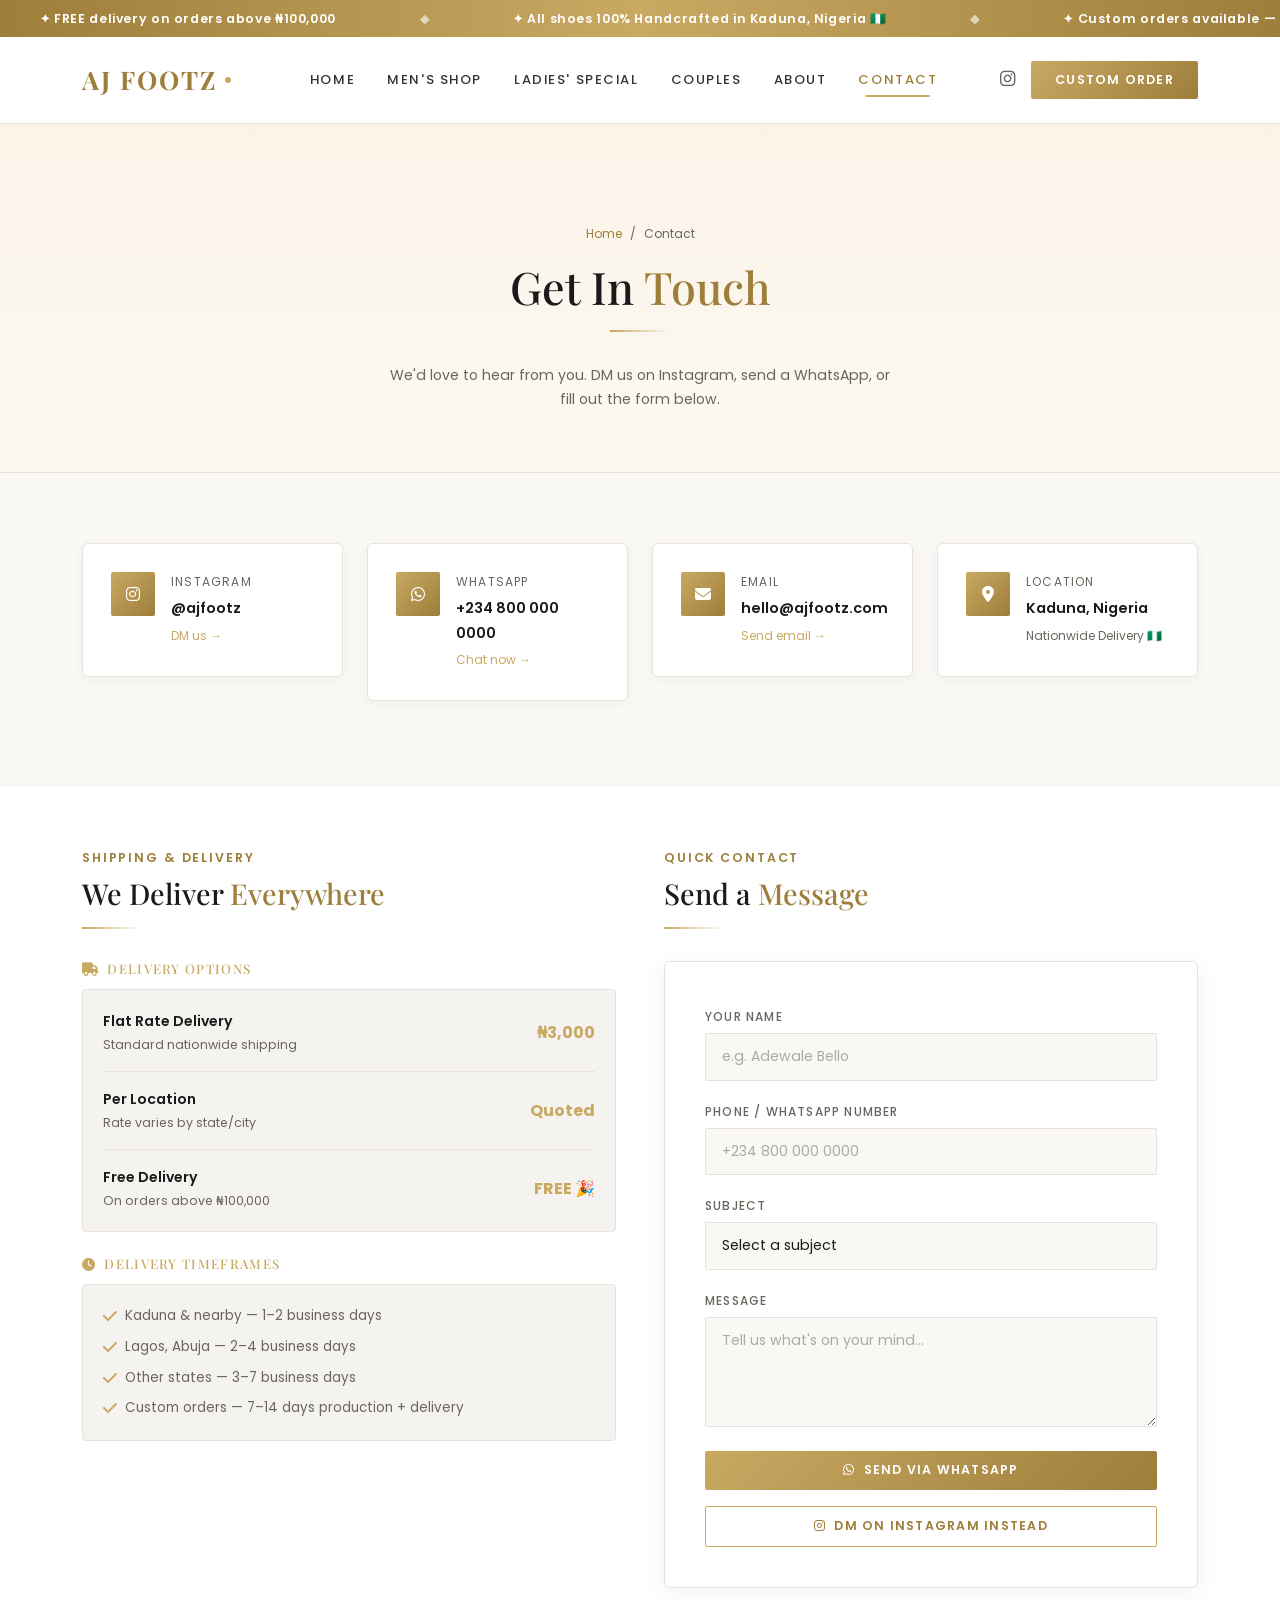
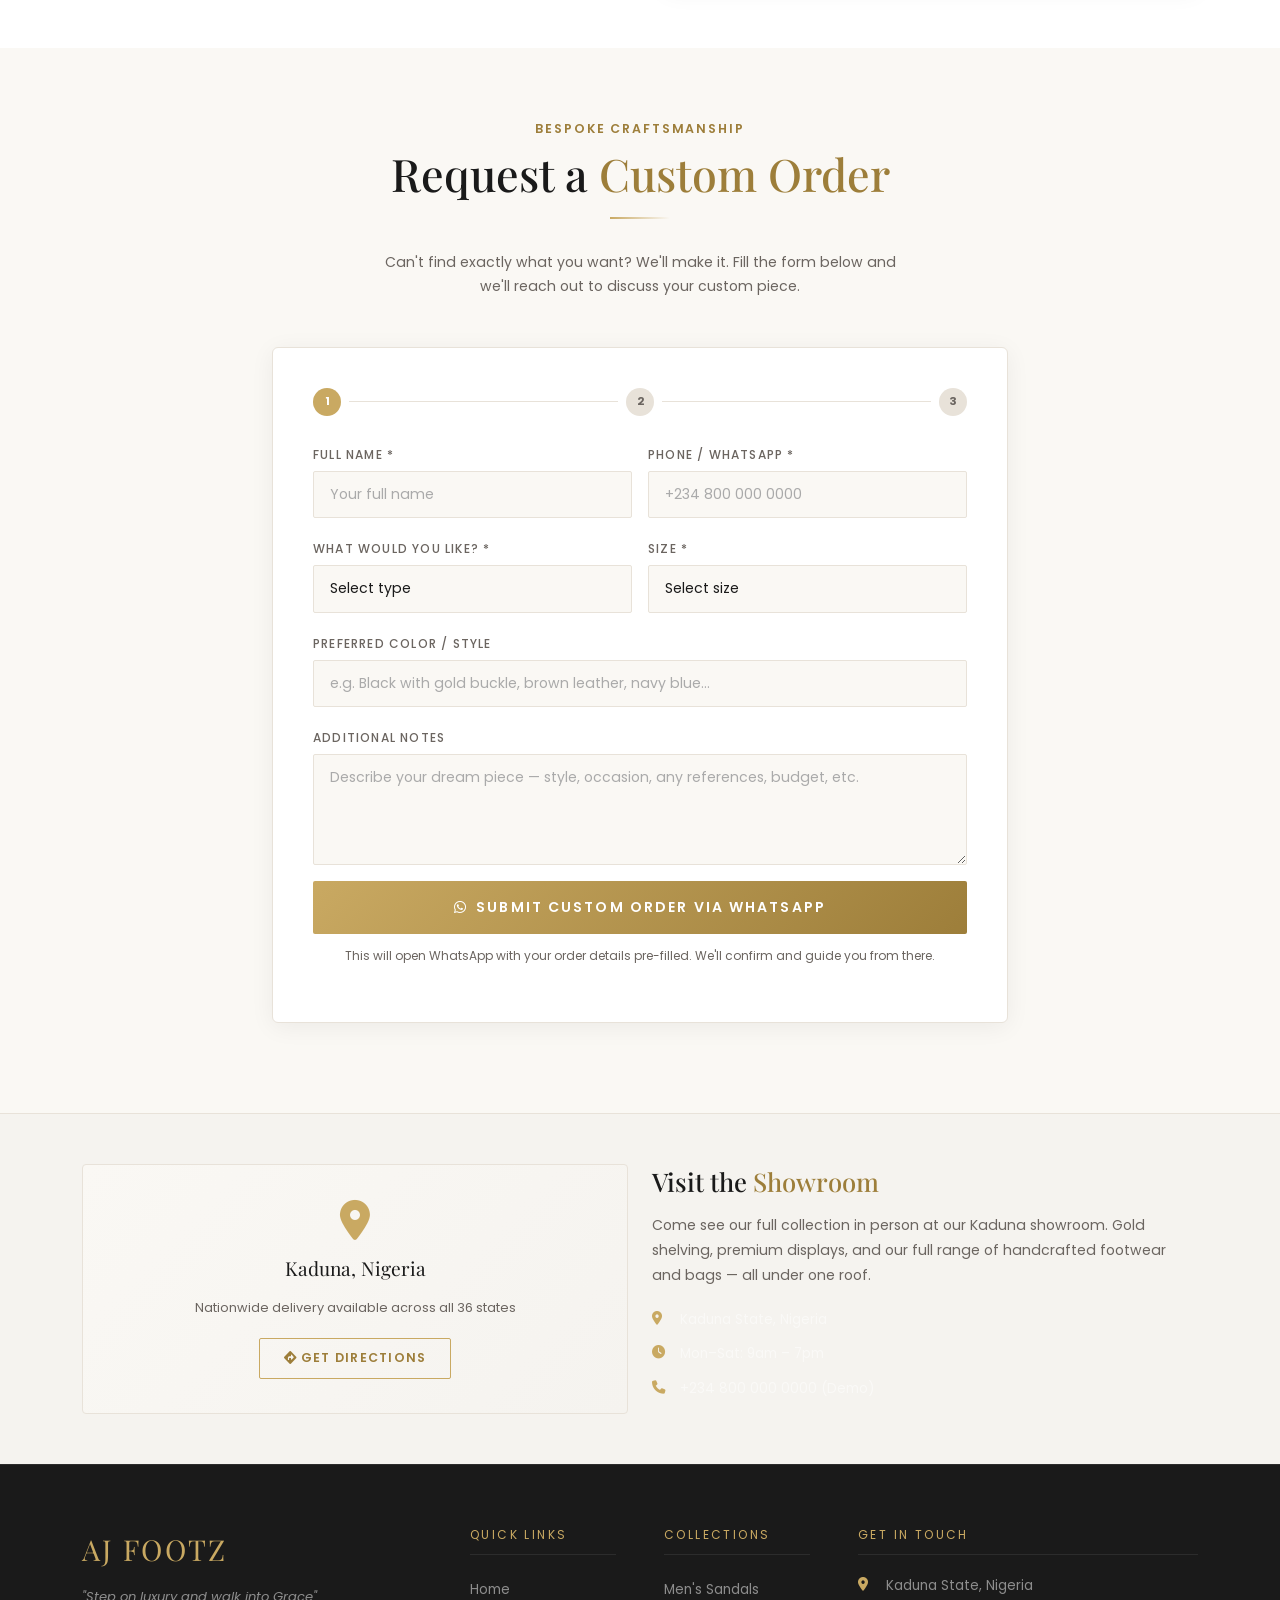
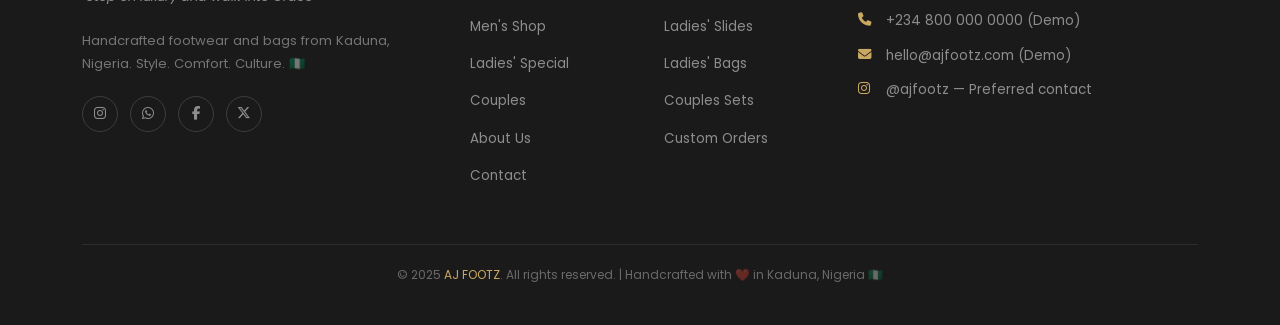
<file: contact.html>
<!DOCTYPE html>
<html lang="en">
<head>
  <meta charset="UTF-8">
  <meta name="viewport" content="width=device-width, initial-scale=1.0">
  <title>Contact & Custom Orders — AJ FOOTZ</title>
  <meta name="description" content="Contact AJ FOOTZ. Request custom handcrafted shoes and bags. Based in Kaduna, Nigeria. Nationwide delivery.">
  <link href="https://cdn.jsdelivr.net/npm/bootstrap@5.3.2/dist/css/bootstrap.min.css" rel="stylesheet">
  <link href="https://cdnjs.cloudflare.com/ajax/libs/font-awesome/6.5.0/css/all.min.css" rel="stylesheet">
  <link href="css/style.css" rel="stylesheet">
</head>
<body>

<!-- Announcement Bar -->
<div class="announcement-bar">
  <div class="marquee-track">
    <span>✦ FREE delivery on orders above ₦100,000</span>
    <span class="dot">◆</span>
    <span>✦ All shoes 100% Handcrafted in Kaduna, Nigeria 🇳🇬</span>
    <span class="dot">◆</span>
    <span>✦ Custom orders available — DM us on Instagram</span>
    <span class="dot">◆</span>
    <span>✦ New arrivals every week — check the shop!</span>
    <span class="dot">◆</span>
    <span>✦ FREE delivery on orders above ₦100,000</span>
    <span class="dot">◆</span>
    <span>✦ All shoes 100% Handcrafted in Kaduna, Nigeria 🇳🇬</span>
    <span class="dot">◆</span>
    <span>✦ Custom orders available — DM us on Instagram</span>
    <span class="dot">◆</span>
    <span>✦ New arrivals every week — check the shop!</span>
  </div>
</div>

<!-- Navbar -->
<nav id="mainNavbar" class="navbar navbar-expand-lg scrolled">
  <div class="container">
    <a class="navbar-brand" href="index.html">AJ FOOTZ <span class="brand-dot"></span></a>
    <button class="navbar-toggler" type="button" data-bs-toggle="collapse" data-bs-target="#navMenu">
      <i class="fas fa-bars" style="color:var(--gold)"></i>
    </button>
    <div class="collapse navbar-collapse" id="navMenu">
      <ul class="navbar-nav mx-auto gap-1">
        <li class="nav-item"><a class="nav-link " href="index.html">Home</a></li>
        <li class="nav-item"><a class="nav-link " href="marketplace.html">Men's Shop</a></li>
        <li class="nav-item"><a class="nav-link " href="ladies.html">Ladies' Special</a></li>
        <li class="nav-item"><a class="nav-link " href="couples.html">Couples</a></li>
        <li class="nav-item"><a class="nav-link " href="about.html">About</a></li>
        <li class="nav-item"><a class="nav-link active" href="contact.html">Contact</a></li>
      </ul>
      <div class="d-flex align-items-center gap-3">
        <a href="https://instagram.com/ajfootz" target="_blank" style="color:var(--gray);font-size:1.1rem">
          <i class="fab fa-instagram"></i>
        </a>
        <a href="contact.html#custom" class="btn btn-gold btn-sm">Custom Order</a>
      </div>
    </div>
  </div>
</nav>

<!-- Page Hero -->
<div class="page-hero">
  <div class="container">
    <div class="breadcrumb-custom">
      <a href="index.html">Home</a><span>/</span>Contact
    </div>
    <h1 class="section-title">Get In <span class="accent">Touch</span></h1>
    <div class="gold-line center"></div>
    <p style="color:var(--gray);max-width:500px;margin:0 auto;font-size:.88rem">
      We'd love to hear from you. DM us on Instagram, send a WhatsApp, or fill out the form below.
    </p>
  </div>
</div>

<!-- Contact Info Cards -->
<section style="padding:70px 0;background:var(--black-soft)">
  <div class="container">
    <div class="row g-4">
      <div class="col-md-3 col-sm-6 reveal">
        <div class="contact-info-card">
          <div class="contact-info-icon"><i class="fab fa-instagram"></i></div>
          <div>
            <div style="font-size:.75rem;letter-spacing:.1em;text-transform:uppercase;color:var(--gray);margin-bottom:4px">Instagram</div>
            <div style="font-weight:600;font-size:.9rem">@ajfootz</div>
            <a href="https://instagram.com/ajfootz" target="_blank"
               style="font-size:.75rem;color:var(--gold)">DM us →</a>
          </div>
        </div>
      </div>
      <div class="col-md-3 col-sm-6 reveal">
        <div class="contact-info-card">
          <div class="contact-info-icon"><i class="fab fa-whatsapp"></i></div>
          <div>
            <div style="font-size:.75rem;letter-spacing:.1em;text-transform:uppercase;color:var(--gray);margin-bottom:4px">WhatsApp</div>
            <div style="font-weight:600;font-size:.9rem">+234 800 000 0000</div>
            <a href="https://wa.me/2348000000000" target="_blank"
               style="font-size:.75rem;color:var(--gold)">Chat now →</a>
          </div>
        </div>
      </div>
      <div class="col-md-3 col-sm-6 reveal">
        <div class="contact-info-card">
          <div class="contact-info-icon"><i class="fas fa-envelope"></i></div>
          <div>
            <div style="font-size:.75rem;letter-spacing:.1em;text-transform:uppercase;color:var(--gray);margin-bottom:4px">Email</div>
            <div style="font-weight:600;font-size:.9rem">hello@ajfootz.com</div>
            <a href="mailto:hello@ajfootz.com"
               style="font-size:.75rem;color:var(--gold)">Send email →</a>
          </div>
        </div>
      </div>
      <div class="col-md-3 col-sm-6 reveal">
        <div class="contact-info-card">
          <div class="contact-info-icon"><i class="fas fa-map-marker-alt"></i></div>
          <div>
            <div style="font-size:.75rem;letter-spacing:.1em;text-transform:uppercase;color:var(--gray);margin-bottom:4px">Location</div>
            <div style="font-weight:600;font-size:.9rem">Kaduna, Nigeria</div>
            <span style="font-size:.75rem;color:var(--gray)">Nationwide Delivery 🇳🇬</span>
          </div>
        </div>
      </div>
    </div>
  </div>
</section>

<!-- Delivery Info -->
<section style="padding:60px 0">
  <div class="container">
    <div class="row g-5 align-items-start">
      <div class="col-lg-6 reveal">
        <p class="section-subtitle">Shipping & Delivery</p>
        <h2 class="section-title" style="font-size:1.8rem">We Deliver <span class="accent">Everywhere</span></h2>
        <div class="gold-line"></div>

        <div style="margin-bottom:24px">
          <h6 style="color:var(--gold);font-size:.82rem;letter-spacing:.1em;text-transform:uppercase;margin-bottom:12px">
            <i class="fas fa-truck me-2"></i>Delivery Options
          </h6>
          <div style="background:var(--card-bg);border:1px solid var(--border);border-radius:4px;padding:20px">
            <div class="d-flex justify-content-between align-items-center mb-3 pb-3" style="border-bottom:1px solid var(--border)">
              <div>
                <div style="font-weight:600;font-size:.88rem">Flat Rate Delivery</div>
                <div style="color:var(--gray);font-size:.78rem">Standard nationwide shipping</div>
              </div>
              <div style="color:var(--gold);font-weight:700">₦3,000</div>
            </div>
            <div class="d-flex justify-content-between align-items-center mb-3 pb-3" style="border-bottom:1px solid var(--border)">
              <div>
                <div style="font-weight:600;font-size:.88rem">Per Location</div>
                <div style="color:var(--gray);font-size:.78rem">Rate varies by state/city</div>
              </div>
              <div style="color:var(--gold);font-weight:700">Quoted</div>
            </div>
            <div class="d-flex justify-content-between align-items-center">
              <div>
                <div style="font-weight:600;font-size:.88rem">Free Delivery</div>
                <div style="color:var(--gray);font-size:.78rem">On orders above ₦100,000</div>
              </div>
              <div style="color:var(--gold);font-weight:700">FREE 🎉</div>
            </div>
          </div>
        </div>

        <div>
          <h6 style="color:var(--gold);font-size:.82rem;letter-spacing:.1em;text-transform:uppercase;margin-bottom:12px">
            <i class="fas fa-clock me-2"></i>Delivery Timeframes
          </h6>
          <div style="background:var(--card-bg);border:1px solid var(--border);border-radius:4px;padding:20px">
            <div class="d-flex gap-2 mb-2"><i class="fas fa-check" style="color:var(--gold);margin-top:3px;flex-shrink:0"></i><span style="font-size:.84rem;color:var(--gray)">Kaduna & nearby — 1–2 business days</span></div>
            <div class="d-flex gap-2 mb-2"><i class="fas fa-check" style="color:var(--gold);margin-top:3px;flex-shrink:0"></i><span style="font-size:.84rem;color:var(--gray)">Lagos, Abuja — 2–4 business days</span></div>
            <div class="d-flex gap-2 mb-2"><i class="fas fa-check" style="color:var(--gold);margin-top:3px;flex-shrink:0"></i><span style="font-size:.84rem;color:var(--gray)">Other states — 3–7 business days</span></div>
            <div class="d-flex gap-2"><i class="fas fa-check" style="color:var(--gold);margin-top:3px;flex-shrink:0"></i><span style="font-size:.84rem;color:var(--gray)">Custom orders — 7–14 days production + delivery</span></div>
          </div>
        </div>
      </div>

      <div class="col-lg-6 reveal">
        <p class="section-subtitle">Quick Contact</p>
        <h2 class="section-title" style="font-size:1.8rem">Send a <span class="accent">Message</span></h2>
        <div class="gold-line"></div>
        <div class="contact-form-wrap">
          <div class="mb-3">
            <label class="form-label">Your Name</label>
            <input type="text" class="form-control" id="c-name" placeholder="e.g. Adewale Bello">
          </div>
          <div class="mb-3">
            <label class="form-label">Phone / WhatsApp Number</label>
            <input type="tel" class="form-control" id="c-phone" placeholder="+234 800 000 0000">
          </div>
          <div class="mb-3">
            <label class="form-label">Subject</label>
            <select class="form-select" id="c-subject">
              <option value="">Select a subject</option>
              <option>General Inquiry</option>
              <option>Order Status</option>
              <option>Delivery Question</option>
              <option>Custom Order Request</option>
              <option>Other</option>
            </select>
          </div>
          <div class="mb-4">
            <label class="form-label">Message</label>
            <textarea class="form-control" id="c-message" rows="4" placeholder="Tell us what's on your mind..."></textarea>
          </div>
          <button class="btn btn-gold w-100" onclick="sendContactWhatsApp()">
            <i class="fab fa-whatsapp me-2"></i>Send via WhatsApp
          </button>
          <div style="text-align:center;margin-top:16px">
            <a href="https://instagram.com/ajfootz" target="_blank" class="btn btn-outline-gold w-100">
              <i class="fab fa-instagram me-2"></i>DM on Instagram Instead
            </a>
          </div>
        </div>
      </div>
    </div>
  </div>
</section>

<!-- Custom Order Form -->
<section id="custom" style="padding:70px 0 90px;background:var(--black-soft)">
  <div class="container">
    <div class="text-center mb-5">
      <p class="section-subtitle reveal">Bespoke Craftsmanship</p>
      <h2 class="section-title reveal">Request a <span class="accent">Custom Order</span></h2>
      <div class="gold-line center"></div>
      <p style="color:var(--gray);max-width:520px;margin:0 auto;font-size:.88rem">
        Can't find exactly what you want? We'll make it. Fill the form below and we'll reach out to discuss your custom piece.
      </p>
    </div>

    <div class="row justify-content-center">
      <div class="col-lg-8 reveal">
        <div class="contact-form-wrap">

          <!-- Step indicator -->
          <div class="d-flex gap-2 align-items-center mb-4">
            <div style="width:28px;height:28px;background:var(--gold);border-radius:50%;display:flex;align-items:center;justify-content:center;font-size:.7rem;font-weight:700;color:var(--black)">1</div>
            <div style="flex:1;height:1px;background:var(--border)"></div>
            <div style="width:28px;height:28px;background:var(--border);border-radius:50%;display:flex;align-items:center;justify-content:center;font-size:.7rem;font-weight:700;color:var(--gray)">2</div>
            <div style="flex:1;height:1px;background:var(--border)"></div>
            <div style="width:28px;height:28px;background:var(--border);border-radius:50%;display:flex;align-items:center;justify-content:center;font-size:.7rem;font-weight:700;color:var(--gray)">3</div>
          </div>

          <div class="row g-3">
            <div class="col-md-6">
              <label class="form-label">Full Name *</label>
              <input type="text" class="form-control" id="co-name" placeholder="Your full name">
            </div>
            <div class="col-md-6">
              <label class="form-label">Phone / WhatsApp *</label>
              <input type="tel" class="form-control" id="co-phone" placeholder="+234 800 000 0000">
            </div>
            <div class="col-md-6">
              <label class="form-label">What would you like? *</label>
              <select class="form-select" id="co-type">
                <option value="">Select type</option>
                <option>Men's Sandal</option>
                <option>Men's Formal Shoe</option>
                <option>Men's Sneaker</option>
                <option>Women's Bag</option>
                <option>Custom Combo</option>
              </select>
            </div>
            <div class="col-md-6">
              <label class="form-label">Size *</label>
              <select class="form-select" id="co-size">
                <option value="">Select size</option>
                <optgroup label="Men's Sizes">
                  <option>40</option><option>41</option><option>42</option>
                  <option>43</option><option>44</option><option>45</option>
                </optgroup>
                <optgroup label="Women's Sizes">
                  <option>37</option><option>38</option><option>39</option><option>40</option>
                </optgroup>
                <option>Custom (I'll specify)</option>
              </select>
            </div>
            <div class="col-12">
              <label class="form-label">Preferred Color / Style</label>
              <input type="text" class="form-control" id="co-color"
                     placeholder="e.g. Black with gold buckle, brown leather, navy blue...">
            </div>
            <div class="col-12">
              <label class="form-label">Additional Notes</label>
              <textarea class="form-control" id="co-notes" rows="4"
                        placeholder="Describe your dream piece — style, occasion, any references, budget, etc."></textarea>
            </div>
            <div class="col-12">
              <button class="btn btn-gold w-100 btn-lg-gold" id="customOrderBtn" onclick="submitCustomOrder()">
                <i class="fab fa-whatsapp me-2"></i>Submit Custom Order via WhatsApp
              </button>
              <p style="text-align:center;color:var(--gray);font-size:.75rem;margin-top:12px">
                This will open WhatsApp with your order details pre-filled. We'll confirm and guide you from there.
              </p>
            </div>
          </div>
        </div>
      </div>
    </div>
  </div>
</section>

<!-- Map Placeholder -->
<div style="background:var(--card-bg);border-top:1px solid var(--border);padding:50px 0">
  <div class="container">
    <div class="row align-items-center g-4">
      <div class="col-md-6 reveal">
        <div style="background:linear-gradient(135deg,var(--black-soft),var(--card-bg));
                    border:1px solid var(--border);border-radius:4px;height:250px;
                    display:flex;flex-direction:column;align-items:center;justify-content:center;gap:12px">
          <i class="fas fa-map-marker-alt" style="font-size:2.5rem;color:var(--gold)"></i>
          <div style="font-family:'Playfair Display',serif;font-size:1.2rem;color:var(--cream)">Kaduna, Nigeria</div>
          <div style="font-size:.8rem;color:var(--gray)">Nationwide delivery available across all 36 states</div>
          <a href="https://maps.google.com?q=Kaduna+Nigeria" target="_blank" class="btn btn-outline-gold btn-sm mt-2">
            <i class="fas fa-directions me-1"></i>Get Directions
          </a>
        </div>
      </div>
      <div class="col-md-6 reveal">
        <h3 class="section-title" style="font-size:1.6rem;margin-bottom:16px">Visit the <span class="accent">Showroom</span></h3>
        <p style="color:var(--gray);font-size:.88rem;line-height:1.8;margin-bottom:20px">
          Come see our full collection in person at our Kaduna showroom. 
          Gold shelving, premium displays, and our full range of handcrafted footwear and bags — all under one roof.
        </p>
        <div class="footer-contact-item"><i class="fas fa-map-marker-alt"></i><span>Kaduna State, Nigeria</span></div>
        <div class="footer-contact-item"><i class="fas fa-clock"></i><span>Mon–Sat: 9am – 7pm</span></div>
        <div class="footer-contact-item"><i class="fas fa-phone"></i><span>+234 800 000 0000 (Demo)</span></div>
      </div>
    </div>
  </div>
</div>

<!-- Footer -->
<footer class="site-footer">
  <div class="container">
    <div class="row g-5">
      <div class="col-lg-4">
        <div class="footer-brand">AJ FOOTZ</div>
        <p class="footer-tagline">"Step on luxury and walk into Grace"</p>
        <p style="color:rgba(255,255,255,.4);font-size:.82rem;line-height:1.8;margin-bottom:20px">
          Handcrafted footwear and bags from Kaduna, Nigeria. Style. Comfort. Culture. 🇳🇬
        </p>
        <div class="footer-social">
          <a href="https://instagram.com/ajfootz" target="_blank"><i class="fab fa-instagram"></i></a>
          <a href="https://wa.me/2348000000000" target="_blank"><i class="fab fa-whatsapp"></i></a>
          <a href="#"><i class="fab fa-facebook-f"></i></a>
          <a href="#"><i class="fab fa-x-twitter"></i></a>
        </div>
      </div>
      <div class="col-6 col-lg-2">
        <div class="footer-heading">Quick Links</div>
        <ul class="footer-links">
          <li><a href="index.html">Home</a></li>
          <li><a href="marketplace.html">Men's Shop</a></li>
          <li><a href="ladies.html">Ladies' Special</a></li>
          <li><a href="couples.html">Couples</a></li>
          <li><a href="about.html">About Us</a></li>
          <li><a href="contact.html">Contact</a></li>
        </ul>
      </div>
      <div class="col-6 col-lg-2">
        <div class="footer-heading">Collections</div>
        <ul class="footer-links">
          <li><a href="marketplace.html">Men's Sandals</a></li>
          <li><a href="ladies.html">Ladies' Slides</a></li>
          <li><a href="ladies.html">Ladies' Bags</a></li>
          <li><a href="couples.html">Couples Sets</a></li>
          <li><a href="contact.html#custom">Custom Orders</a></li>
        </ul>
      </div>
      <div class="col-lg-4">
        <div class="footer-heading">Get In Touch</div>
        <div class="footer-contact-item"><i class="fas fa-map-marker-alt"></i><span>Kaduna State, Nigeria</span></div>
        <div class="footer-contact-item"><i class="fas fa-phone"></i><span>+234 800 000 0000 (Demo)</span></div>
        <div class="footer-contact-item"><i class="fas fa-envelope"></i><span>hello@ajfootz.com (Demo)</span></div>
        <div class="footer-contact-item"><i class="fab fa-instagram"></i><span>@ajfootz — Preferred contact</span></div>
      </div>
    </div>
    <div class="footer-bottom">
      <p>© 2025 <span>AJ FOOTZ</span>. All rights reserved. | Handcrafted with ❤️ in Kaduna, Nigeria 🇳🇬</p>
    </div>
  </div>
</footer>

<script src="https://cdn.jsdelivr.net/npm/bootstrap@5.3.2/dist/js/bootstrap.bundle.min.js"></script>
<script src="js/products.js"></script>
<script src="js/main.js"></script>
<script>
  function sendContactWhatsApp() {
    const name    = document.getElementById("c-name")?.value    || "Not provided";
    const phone   = document.getElementById("c-phone")?.value   || "Not provided";
    const subject = document.getElementById("c-subject")?.value || "General Inquiry";
    const message = document.getElementById("c-message")?.value || "No message";

    const msg = `Hello AJ FOOTZ! 👋\n\n*New Message*\n\nName: ${name}\nPhone: ${phone}\nSubject: ${subject}\n\nMessage:\n${message}\n\nThank you!`;
    window.open(`https://wa.me/2348000000000?text=${encodeURIComponent(msg)}`, "_blank");
  }

  function submitCustomOrder() {
    const name  = document.getElementById("co-name")?.value  || "";
    const phone = document.getElementById("co-phone")?.value || "";
    const type  = document.getElementById("co-type")?.value  || "";
    const size  = document.getElementById("co-size")?.value  || "";
    const color = document.getElementById("co-color")?.value || "";
    const notes = document.getElementById("co-notes")?.value || "";

    if (!name || !phone || !type || !size) {
      alert("Please fill in the required fields (Name, Phone, Type, Size).");
      return;
    }

    const msg = `Hello AJ FOOTZ! 👋\n\n*Custom Order Request* ✨\n\n👤 Name: ${name}\n📱 Phone: ${phone}\n👟 Type: ${type}\n📏 Size: ${size}\n🎨 Color/Style: ${color || "Not specified"}\n\n📝 Notes:\n${notes || "None"}\n\nPlease guide me on the next steps. Thank you!`;
    window.open(`https://wa.me/2348000000000?text=${encodeURIComponent(msg)}`, "_blank");
  }

  // Auto-scroll to custom section if URL has #custom
  if (window.location.hash === "#custom") {
    setTimeout(() => {
      document.getElementById("custom")?.scrollIntoView({ behavior: "smooth" });
    }, 500);
  }
</script>
</body>
</html>
</file>
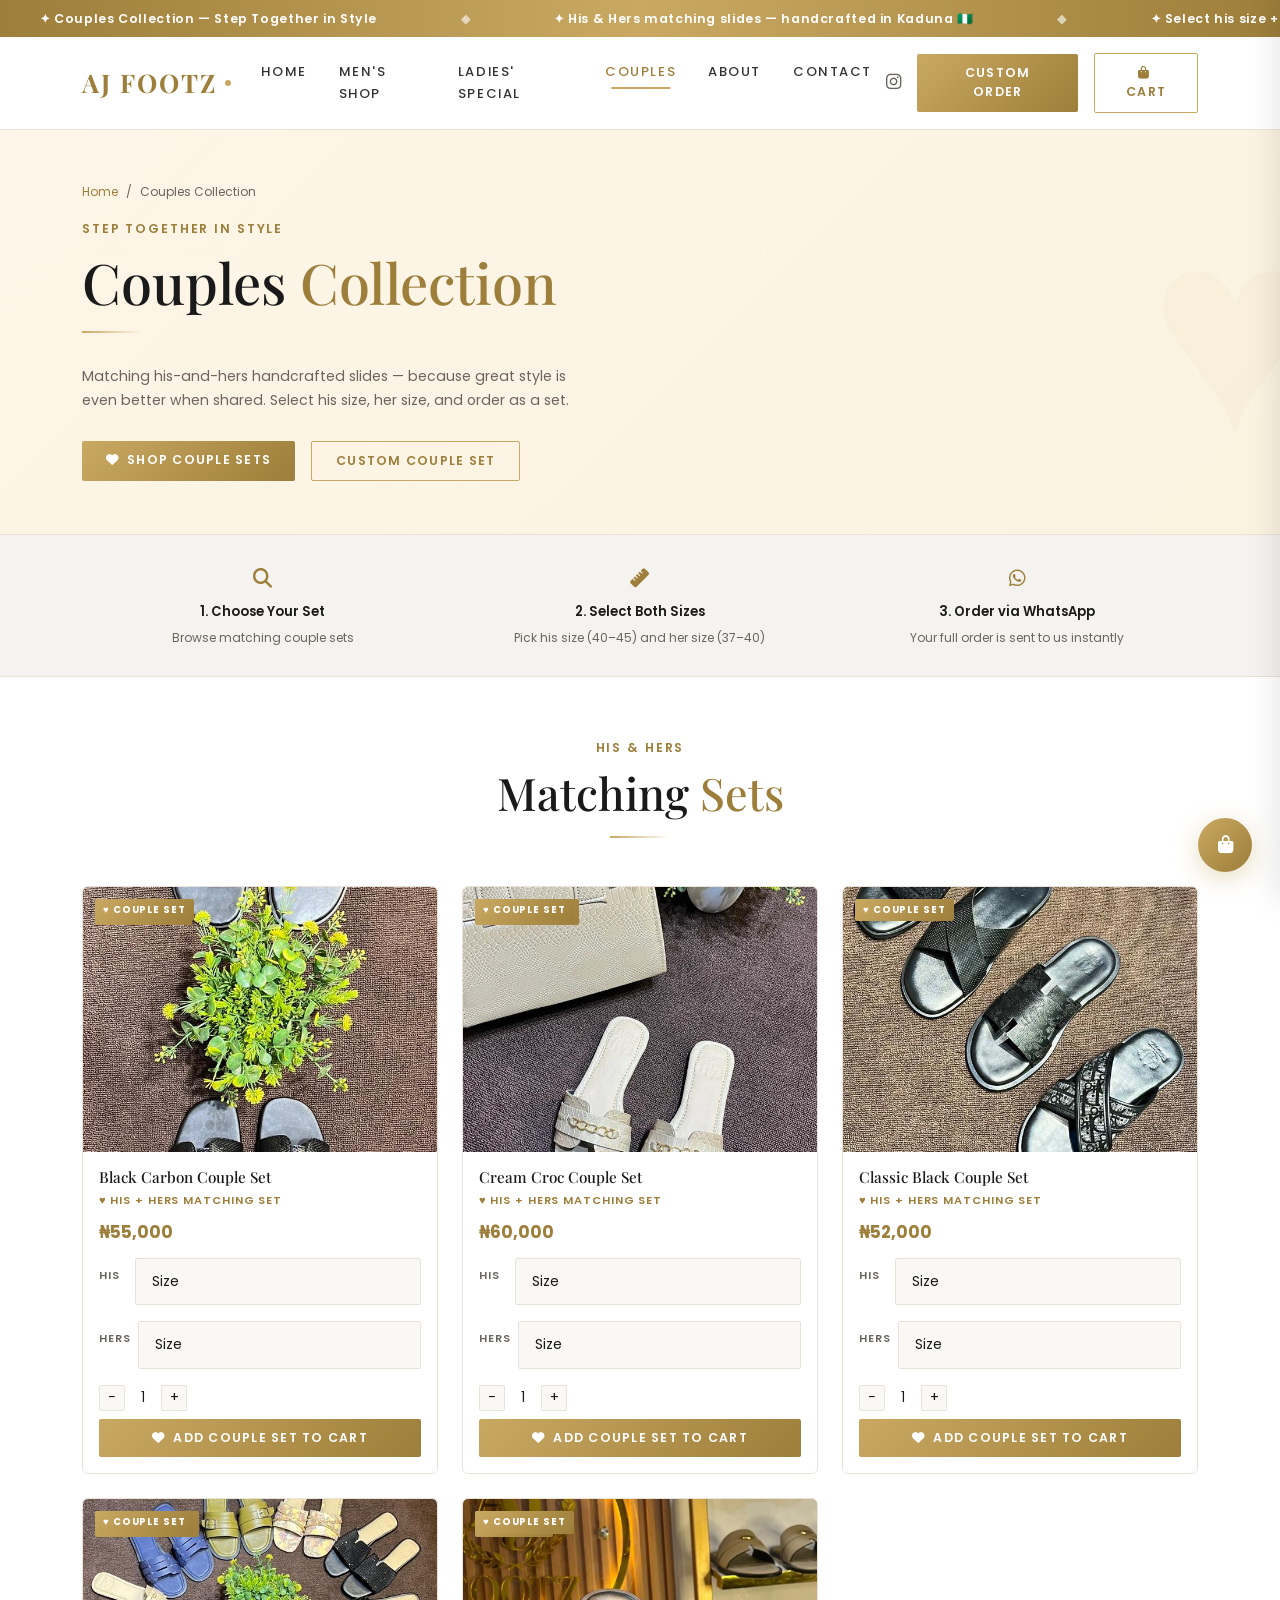
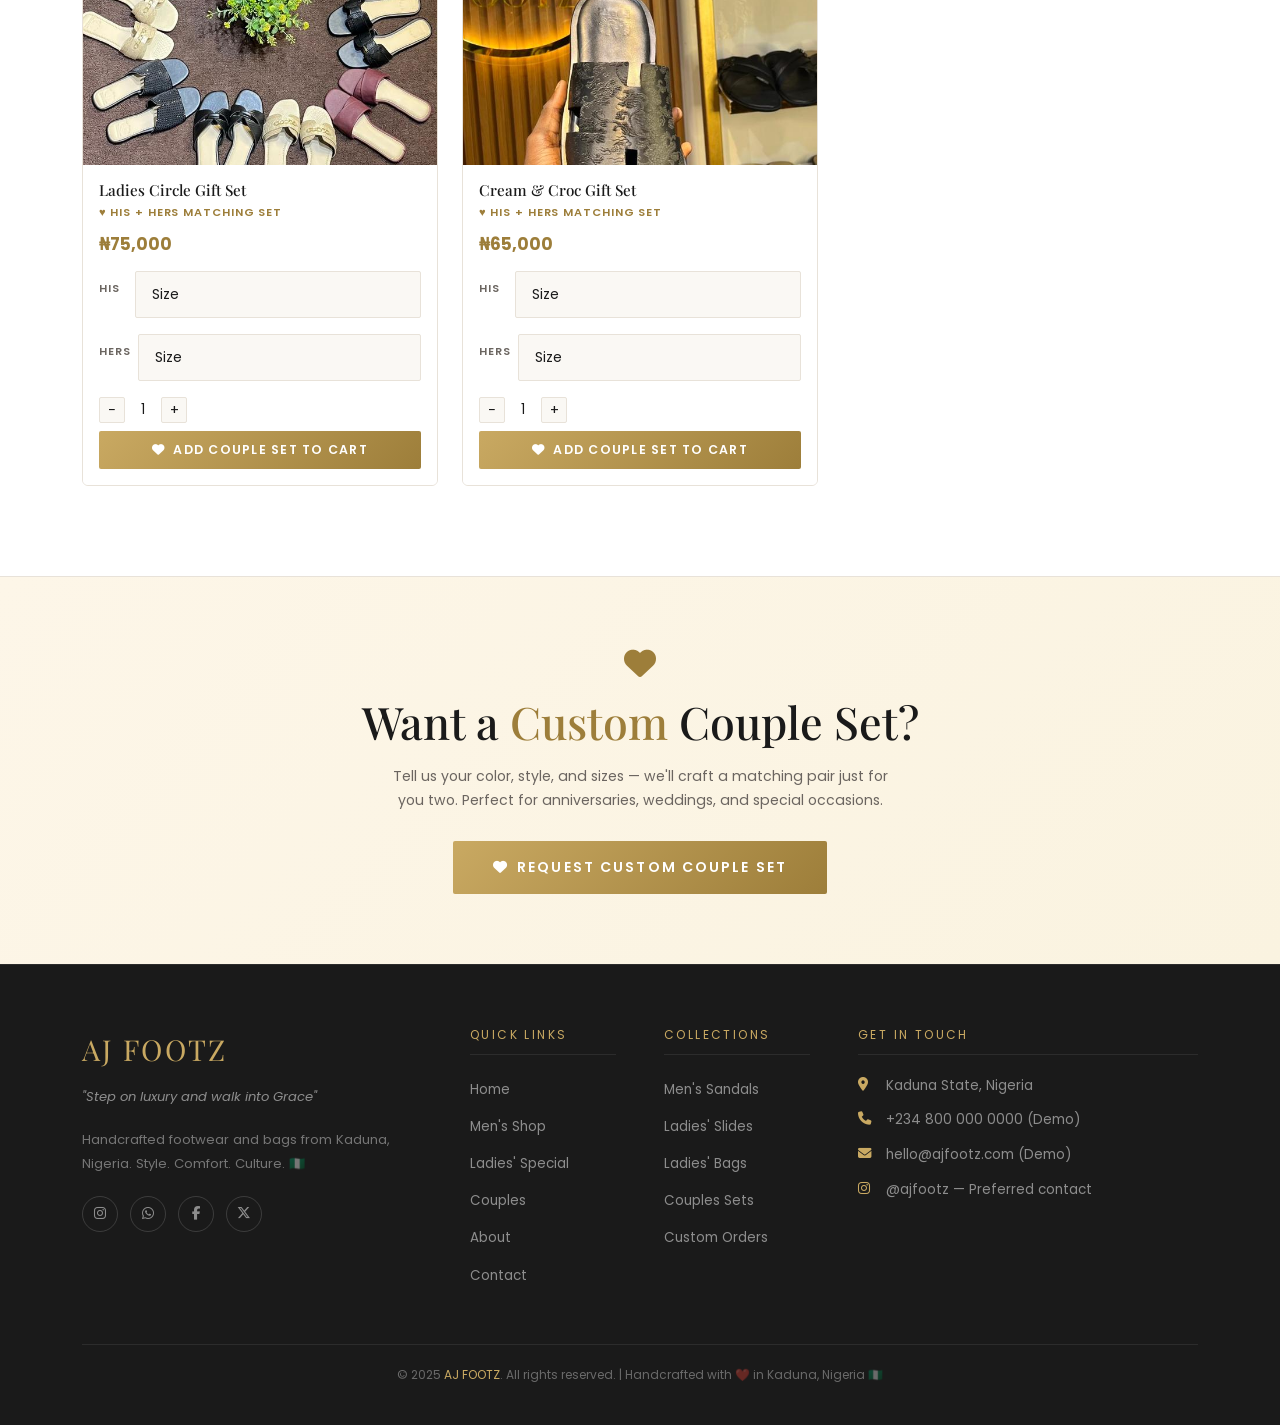
<file: couples.html>
<!DOCTYPE html>
<html lang="en">
<head>
  <meta charset="UTF-8">
  <meta name="viewport" content="width=device-width, initial-scale=1.0">
  <title>Couples Collection — AJ FOOTZ</title>
  <meta name="description" content="AJ FOOTZ Couples Collection — matching his and hers handcrafted slides. Order together, step together.">
  <link href="https://cdn.jsdelivr.net/npm/bootstrap@5.3.2/dist/css/bootstrap.min.css" rel="stylesheet">
  <link href="https://cdnjs.cloudflare.com/ajax/libs/font-awesome/6.5.0/css/all.min.css" rel="stylesheet">
  <link href="css/style.css" rel="stylesheet">
</head>
<body>

<!-- Announcement Bar -->
<div class="announcement-bar">
  <div class="marquee-track">
    <span>✦ Couples Collection — Step Together in Style</span>
    <span class="dot">◆</span>
    <span>✦ His & Hers matching slides — handcrafted in Kaduna 🇳🇬</span>
    <span class="dot">◆</span>
    <span>✦ Select his size + her size and order together</span>
    <span class="dot">◆</span>
    <span>✦ FREE delivery on orders above ₦100,000</span>
    <span class="dot">◆</span>
    <span>✦ Couples Collection — Step Together in Style</span>
    <span class="dot">◆</span>
    <span>✦ His & Hers matching slides — handcrafted in Kaduna 🇳🇬</span>
    <span class="dot">◆</span>
    <span>✦ Select his size + her size and order together</span>
    <span class="dot">◆</span>
    <span>✦ FREE delivery on orders above ₦100,000</span>
  </div>
</div>

<!-- Navbar -->
<nav id="mainNavbar" class="navbar navbar-expand-lg scrolled">
  <div class="container">
    <a class="navbar-brand" href="index.html">AJ FOOTZ <span class="brand-dot"></span></a>
    <button class="navbar-toggler" type="button" data-bs-toggle="collapse" data-bs-target="#navMenu">
      <i class="fas fa-bars" style="color:var(--gold)"></i>
    </button>
    <div class="collapse navbar-collapse" id="navMenu">
      <ul class="navbar-nav mx-auto gap-1">
        <li class="nav-item"><a class="nav-link" href="index.html">Home</a></li>
        <li class="nav-item"><a class="nav-link" href="marketplace.html">Men's Shop</a></li>
        <li class="nav-item"><a class="nav-link" href="ladies.html">Ladies' Special</a></li>
        <li class="nav-item"><a class="nav-link active" href="couples.html">Couples</a></li>
        <li class="nav-item"><a class="nav-link" href="about.html">About</a></li>
        <li class="nav-item"><a class="nav-link" href="contact.html">Contact</a></li>
      </ul>
      <div class="d-flex align-items-center gap-3">
        <a href="https://instagram.com/ajfootz" target="_blank" style="color:var(--gray);font-size:1.1rem">
          <i class="fab fa-instagram"></i>
        </a>
        <a href="contact.html#custom" class="btn btn-gold btn-sm">Custom Order</a>
        <button class="btn btn-outline-gold btn-sm position-relative" onclick="openCartSidebar()">
          <i class="fas fa-shopping-bag me-1"></i>Cart
          <span class="cart-count count-badge" style="display:none">0</span>
        </button>
      </div>
    </div>
  </div>
</nav>

<!-- Couples Hero -->
<section class="couples-hero">
  <div class="container" style="position:relative;z-index:1">
    <div class="breadcrumb-custom">
      <a href="index.html">Home</a><span>/</span>Couples Collection
    </div>
    <p class="section-subtitle" style="color:var(--gold-dark)">Step Together in Style</p>
    <h1 class="section-title" style="font-size:clamp(2rem,5vw,3.5rem)">
      Couples <span class="accent">Collection</span>
    </h1>
    <div class="gold-line"></div>
    <p style="color:var(--gray);max-width:500px;font-size:.88rem;margin-bottom:28px">
      Matching his-and-hers handcrafted slides — because great style is even better when shared. 
      Select his size, her size, and order as a set.
    </p>
    <div class="d-flex gap-3 flex-wrap">
      <a href="#couples-products" class="btn btn-gold">
        <i class="fas fa-heart me-2"></i>Shop Couple Sets
      </a>
      <a href="contact.html#custom" class="btn btn-outline-gold">Custom Couple Set</a>
    </div>
  </div>
</section>

<!-- How It Works -->
<div style="background:var(--card-bg);border-bottom:1px solid var(--border);padding:28px 0">
  <div class="container">
    <div class="row g-3 text-center">
      <div class="col-md-4">
        <div style="color:var(--gold-dark);font-size:1.2rem;margin-bottom:6px"><i class="fas fa-search"></i></div>
        <div style="font-size:.82rem;font-weight:600;color:var(--cream);margin-bottom:4px">1. Choose Your Set</div>
        <div style="font-size:.75rem;color:var(--gray)">Browse matching couple sets</div>
      </div>
      <div class="col-md-4">
        <div style="color:var(--gold-dark);font-size:1.2rem;margin-bottom:6px"><i class="fas fa-ruler"></i></div>
        <div style="font-size:.82rem;font-weight:600;color:var(--cream);margin-bottom:4px">2. Select Both Sizes</div>
        <div style="font-size:.75rem;color:var(--gray)">Pick his size (40–45) and her size (37–40)</div>
      </div>
      <div class="col-md-4">
        <div style="color:var(--gold-dark);font-size:1.2rem;margin-bottom:6px"><i class="fab fa-whatsapp"></i></div>
        <div style="font-size:.82rem;font-weight:600;color:var(--cream);margin-bottom:4px">3. Order via WhatsApp</div>
        <div style="font-size:.75rem;color:var(--gray)">Your full order is sent to us instantly</div>
      </div>
    </div>
  </div>
</div>

<!-- Couples Products -->
<section style="padding:60px 0 90px;background:var(--black)" id="couples-products">
  <div class="container">
    <div class="text-center mb-5">
      <p class="section-subtitle reveal">His & Hers</p>
      <h2 class="section-title reveal">Matching <span class="accent">Sets</span></h2>
      <div class="gold-line center"></div>
    </div>
    <div class="row g-4 row-cols-1 row-cols-sm-2 row-cols-lg-3" id="couplesGrid"></div>
  </div>
</section>

<!-- Custom Couple CTA -->
<section style="background:linear-gradient(135deg,#FDF6E8,#FAF3E0);padding:70px 0;border-top:1px solid var(--border)">
  <div class="container text-center reveal">
    <i class="fas fa-heart" style="font-size:2rem;color:var(--gold-dark);margin-bottom:16px;display:block"></i>
    <h2 class="section-title mb-3">Want a <span class="accent">Custom</span> Couple Set?</h2>
    <p style="color:var(--gray);max-width:500px;margin:0 auto 28px;font-size:.88rem">
      Tell us your color, style, and sizes — we'll craft a matching pair just for you two.
      Perfect for anniversaries, weddings, and special occasions.
    </p>
    <a href="contact.html#custom" class="btn btn-gold btn-lg-gold">
      <i class="fas fa-heart me-2"></i>Request Custom Couple Set
    </a>
  </div>
</section>

<!-- Footer -->
<footer class="site-footer">
  <div class="container">
    <div class="row g-5">
      <div class="col-lg-4">
        <div class="footer-brand">AJ FOOTZ</div>
        <p class="footer-tagline">"Step on luxury and walk into Grace"</p>
        <p style="color:rgba(255,255,255,.4);font-size:.82rem;line-height:1.8;margin-bottom:20px">
          Handcrafted footwear and bags from Kaduna, Nigeria. Style. Comfort. Culture. 🇳🇬
        </p>
        <div class="footer-social">
          <a href="https://instagram.com/ajfootz" target="_blank"><i class="fab fa-instagram"></i></a>
          <a href="https://wa.me/2348000000000" target="_blank"><i class="fab fa-whatsapp"></i></a>
          <a href="#"><i class="fab fa-facebook-f"></i></a>
          <a href="#"><i class="fab fa-x-twitter"></i></a>
        </div>
      </div>
      <div class="col-6 col-lg-2">
        <div class="footer-heading">Quick Links</div>
        <ul class="footer-links">
          <li><a href="index.html">Home</a></li>
          <li><a href="marketplace.html">Men's Shop</a></li>
          <li><a href="ladies.html">Ladies' Special</a></li>
          <li><a href="couples.html">Couples</a></li>
          <li><a href="about.html">About</a></li>
          <li><a href="contact.html">Contact</a></li>
        </ul>
      </div>
      <div class="col-6 col-lg-2">
        <div class="footer-heading">Collections</div>
        <ul class="footer-links">
          <li><a href="marketplace.html">Men's Sandals</a></li>
          <li><a href="ladies.html">Ladies' Slides</a></li>
          <li><a href="ladies.html">Ladies' Bags</a></li>
          <li><a href="couples.html">Couples Sets</a></li>
          <li><a href="contact.html#custom">Custom Orders</a></li>
        </ul>
      </div>
      <div class="col-lg-4">
        <div class="footer-heading">Get In Touch</div>
        <div class="footer-contact-item"><i class="fas fa-map-marker-alt"></i><span>Kaduna State, Nigeria</span></div>
        <div class="footer-contact-item"><i class="fas fa-phone"></i><span>+234 800 000 0000 (Demo)</span></div>
        <div class="footer-contact-item"><i class="fas fa-envelope"></i><span>hello@ajfootz.com (Demo)</span></div>
        <div class="footer-contact-item"><i class="fab fa-instagram"></i><span>@ajfootz — Preferred contact</span></div>
      </div>
    </div>
    <div class="footer-bottom">
      <p>© 2025 <span>AJ FOOTZ</span>. All rights reserved. | Handcrafted with ❤️ in Kaduna, Nigeria 🇳🇬</p>
    </div>
  </div>
</footer>

<!-- Cart System -->
<div id="cartOverlay" onclick="closeCartSidebar()"></div>
<div id="cartSidebar">
  <div class="cart-header">
    <h5><i class="fas fa-shopping-bag me-2" style="color:var(--gold)"></i>My Cart</h5>
    <button class="cart-close" onclick="closeCartSidebar()"><i class="fas fa-times"></i></button>
  </div>
  <div class="cart-body" id="cartBody">
    <div id="cartEmpty">
      <i class="fas fa-shopping-bag d-block"></i>
      <p>Your cart is empty.<br>Add some products!</p>
    </div>
    <div id="cartItems"></div>
  </div>
  <div class="cart-footer" id="cartFooter" style="display:none">
    <div class="cart-total-row">
      <span class="cart-total-label">Total</span>
      <span class="cart-total-amount" id="cartTotal">₦0</span>
    </div>
    <div style="font-size:.72rem;color:var(--gray);margin-bottom:12px">
      <i class="fas fa-info-circle me-1"></i>Delivery fee calculated at checkout
    </div>
    <button class="btn btn-gold w-100 mb-2" onclick="proceedToWhatsApp()">
      <i class="fab fa-whatsapp me-2"></i>Proceed to WhatsApp
    </button>
    <button class="btn btn-outline-gold w-100 btn-sm" onclick="clearCart();updateCartUI()">
      <i class="fas fa-trash me-1"></i>Clear Cart
    </button>
  </div>
</div>
<button class="cart-float-btn" onclick="openCartSidebar()">
  <i class="fas fa-shopping-bag"></i>
  <span class="cart-count count-badge" style="display:none">0</span>
</button>
<div class="cart-toast" id="cartToast"></div>

<script src="https://cdn.jsdelivr.net/npm/bootstrap@5.3.2/dist/js/bootstrap.bundle.min.js"></script>
<script src="js/products.js"></script>
<script src="js/cart.js"></script>
<script src="js/main.js"></script>
<script>
  const coupleProducts = AJ_PRODUCTS.filter(p => p.category === "couples");

  function renderCouples(products) {
    const grid = document.getElementById("couplesGrid");
    if (!grid) return;
    grid.innerHTML = products.map(p => {
      const badgeHTML = p.badge ? `<span class="product-badge">${p.badge}</span>` : "";
      return `
        <div class="col">
          <div class="product-card reveal">
            ${badgeHTML}
            <span class="couple-tag">♥ Couple Set</span>
            <div class="product-img-wrap" style="aspect-ratio:4/3">
              <img src="${p.image}" alt="${p.name}" class="product-img" loading="lazy">
              <div class="product-overlay"><p class="product-desc-preview">${p.description}</p></div>
            </div>
            <div class="product-info">
              <h5 class="product-name">${p.name}</h5>
              <div style="font-size:.7rem;color:var(--gold-dark);font-weight:600;margin-bottom:8px;text-transform:uppercase;letter-spacing:.08em">
                ♥ His + Hers Matching Set
              </div>
              <div class="product-price">${formatPrice(p.price)}</div>
              <div class="couple-size-row">
                <span class="size-label">His</span>
                <select class="form-select size-select" id="his-${p.id}">
                  <option value="">Size</option>
                  ${p.hisSize.map(s => `<option value="${s}">${s}</option>`).join("")}
                </select>
              </div>
              <div class="couple-size-row">
                <span class="size-label">Hers</span>
                <select class="form-select size-select" id="her-${p.id}">
                  <option value="">Size</option>
                  ${p.herSize.map(s => `<option value="${s}">${s}</option>`).join("")}
                </select>
              </div>
              <div class="d-flex gap-2 align-items-center mb-2 mt-2">
                <button class="qty-btn" onclick="changeCoupleQty(${p.id}, -1)">−</button>
                <span class="qty-val" id="cqty-${p.id}">1</span>
                <button class="qty-btn" onclick="changeCoupleQty(${p.id}, 1)">+</button>
              </div>
              <button class="btn btn-gold w-100" onclick="addCoupleToCart(${p.id})">
                <i class="fas fa-heart me-2"></i>Add Couple Set to Cart
              </button>
            </div>
          </div>
        </div>`;
    }).join("");
    setTimeout(() => document.querySelectorAll(".reveal").forEach(e => e.classList.add("visible")), 100);
  }

  function changeCoupleQty(id, d) {
    const el = document.getElementById(`cqty-${id}`);
    if (!el) return;
    let v = parseInt(el.textContent) + d;
    if (v < 1) v = 1;
    el.textContent = v;
  }

  function addCoupleToCart(productId) {
    const product = AJ_PRODUCTS.find(p => p.id === productId);
    if (!product) return;
    const hisSize = document.getElementById(`his-${productId}`)?.value || "";
    const herSize = document.getElementById(`her-${productId}`)?.value || "";
    const qty = parseInt(document.getElementById(`cqty-${productId}`)?.textContent || "1");
    if (!hisSize || !herSize) { showCartToast("Please select both His and Her sizes!", "warning"); return; }
    const sizeLabel = `His: ${hisSize} | Hers: ${herSize}`;
    const existing = cart.find(item => item.id === productId && item.size === sizeLabel);
    if (existing) { existing.qty += qty; }
    else { cart.push({ ...product, size: sizeLabel, qty }); }
    updateCartUI();
    showCartToast(`${product.name} added to cart!`, "success");
    openCartSidebar();
  }

  renderCouples(coupleProducts);
</script>
</body>
</html>
</file>
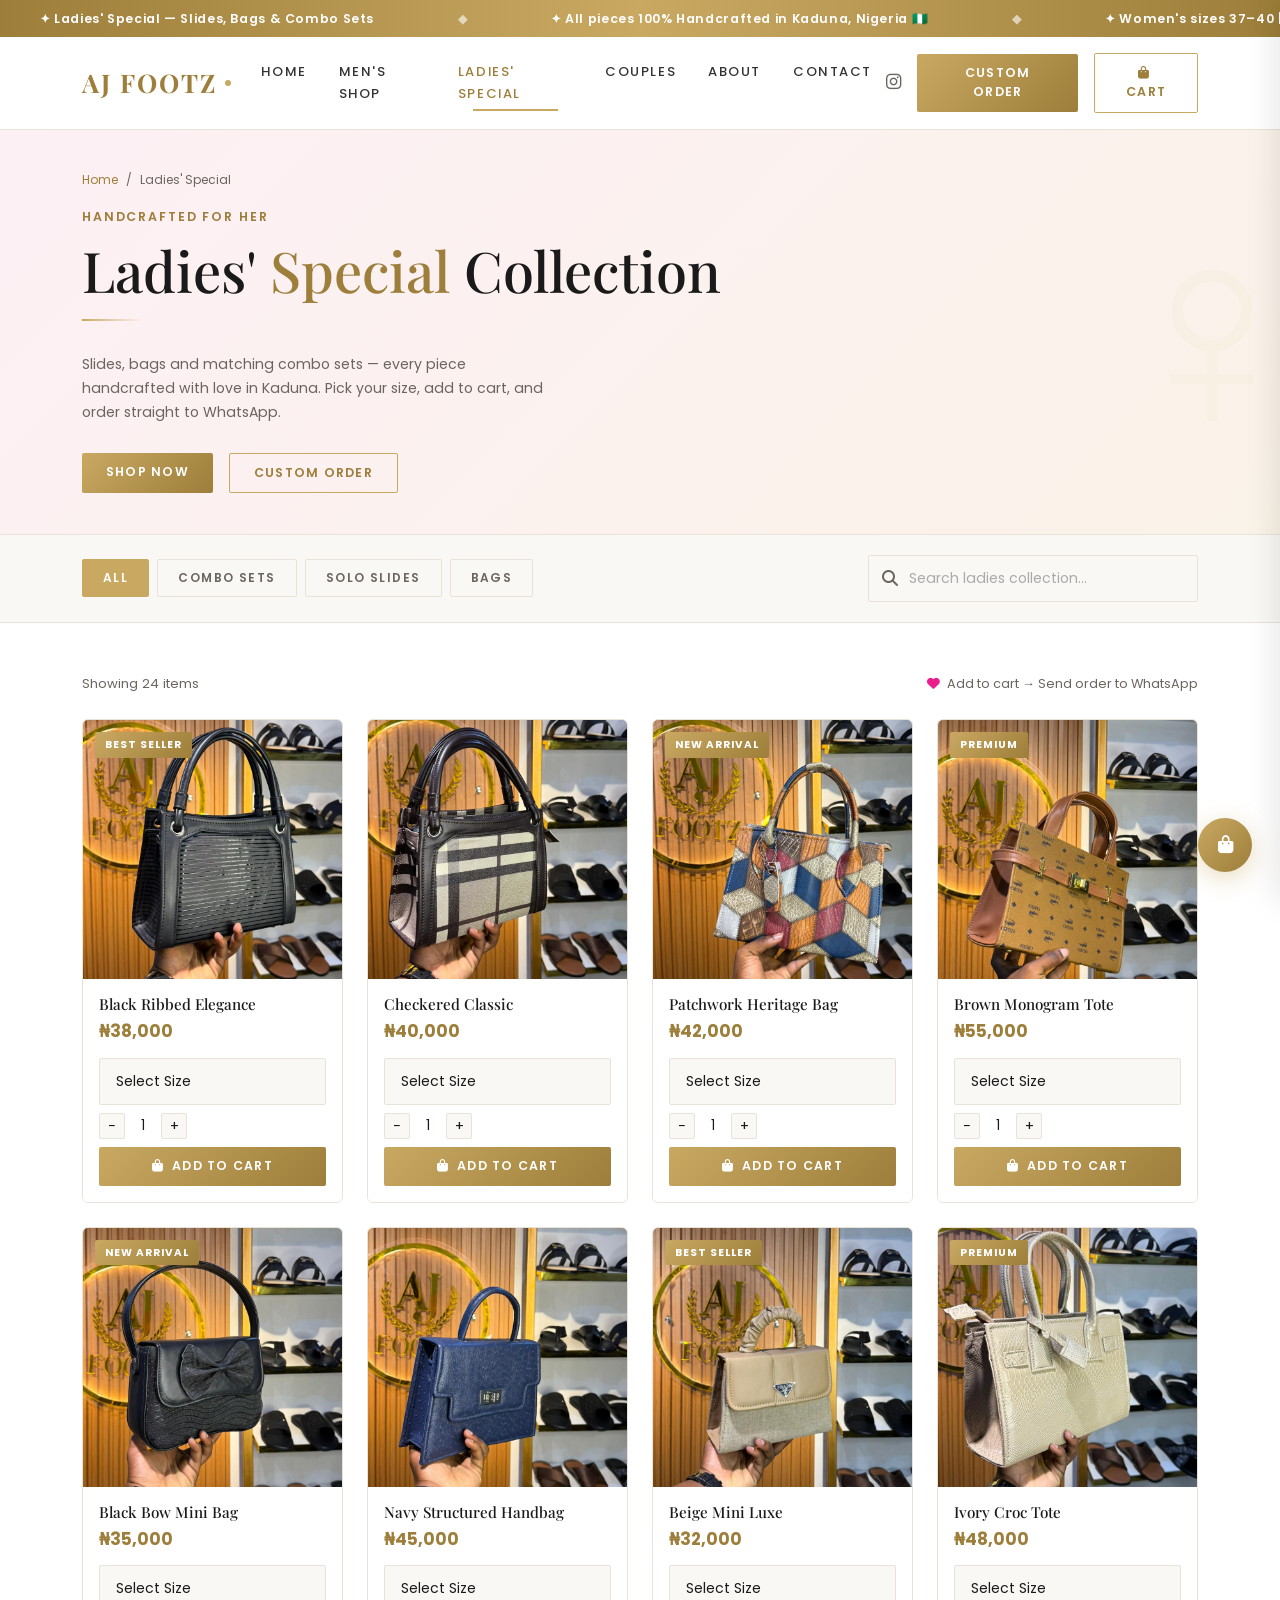
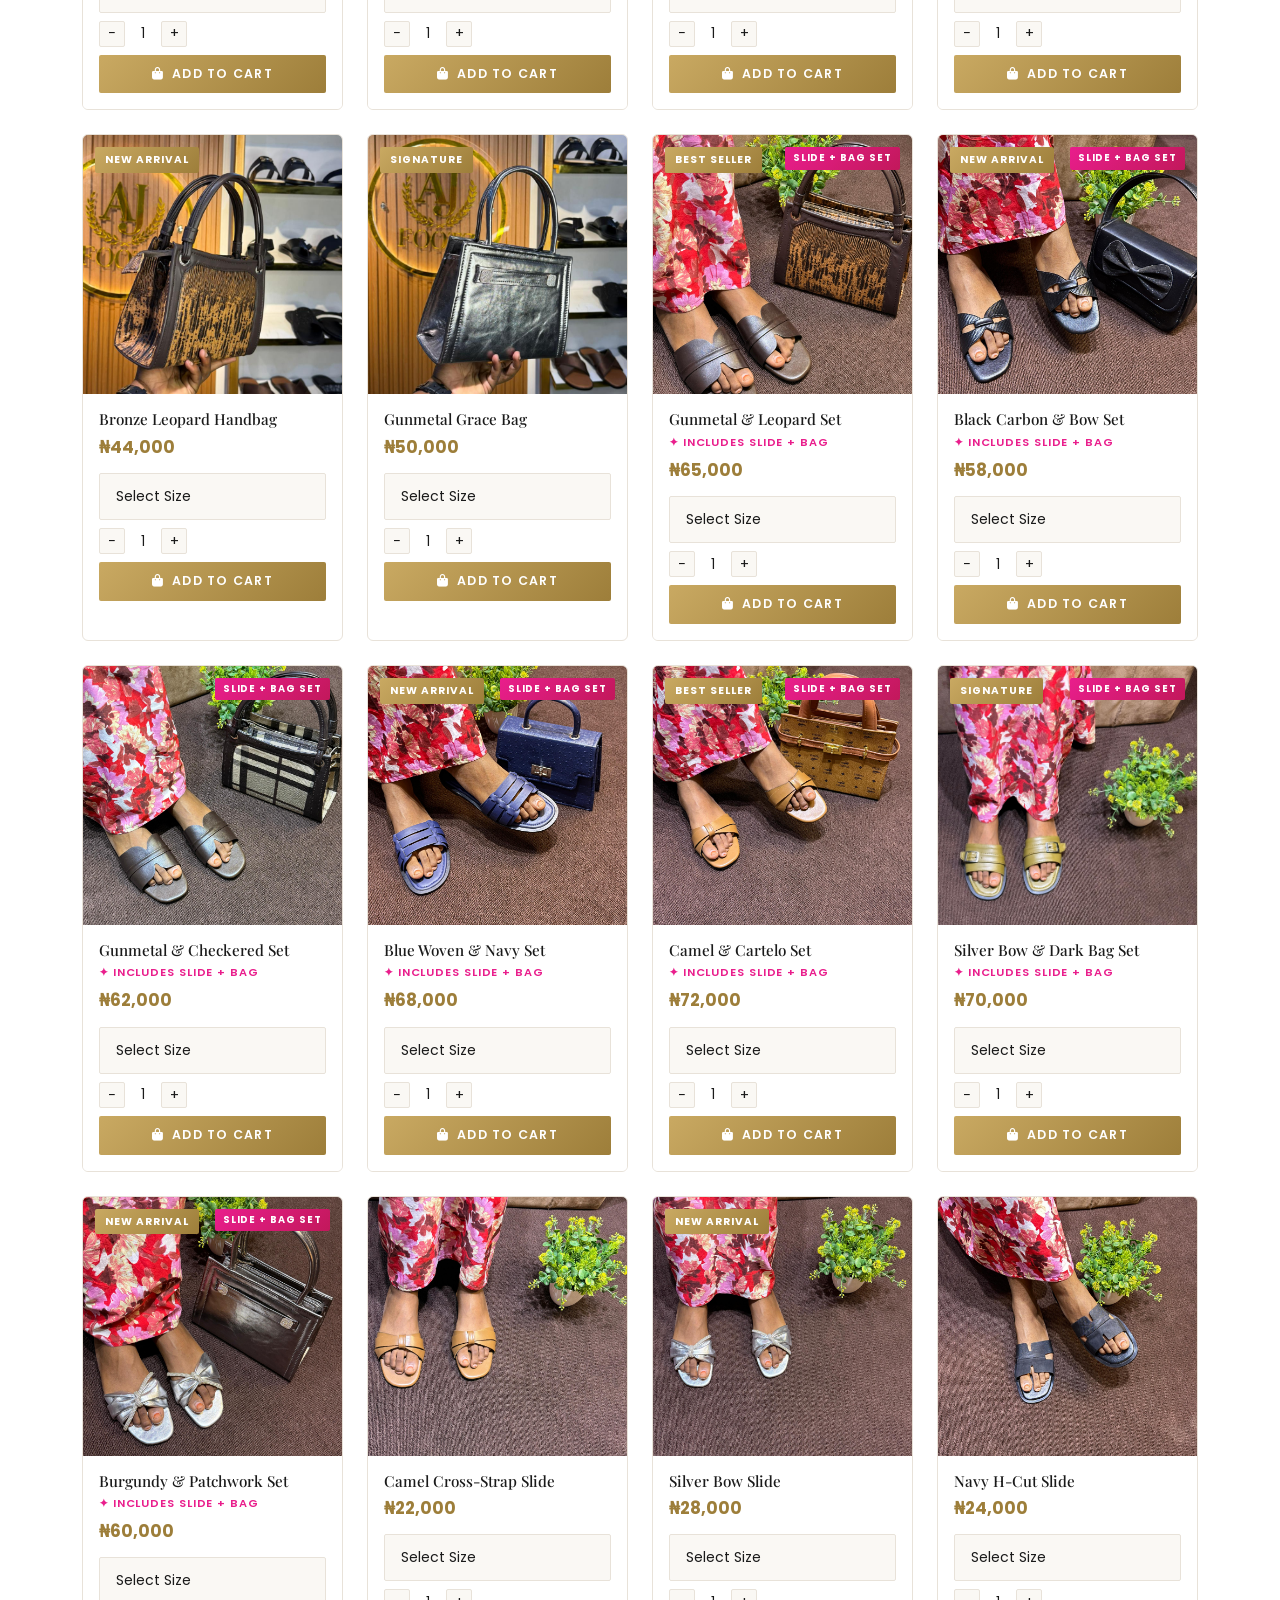
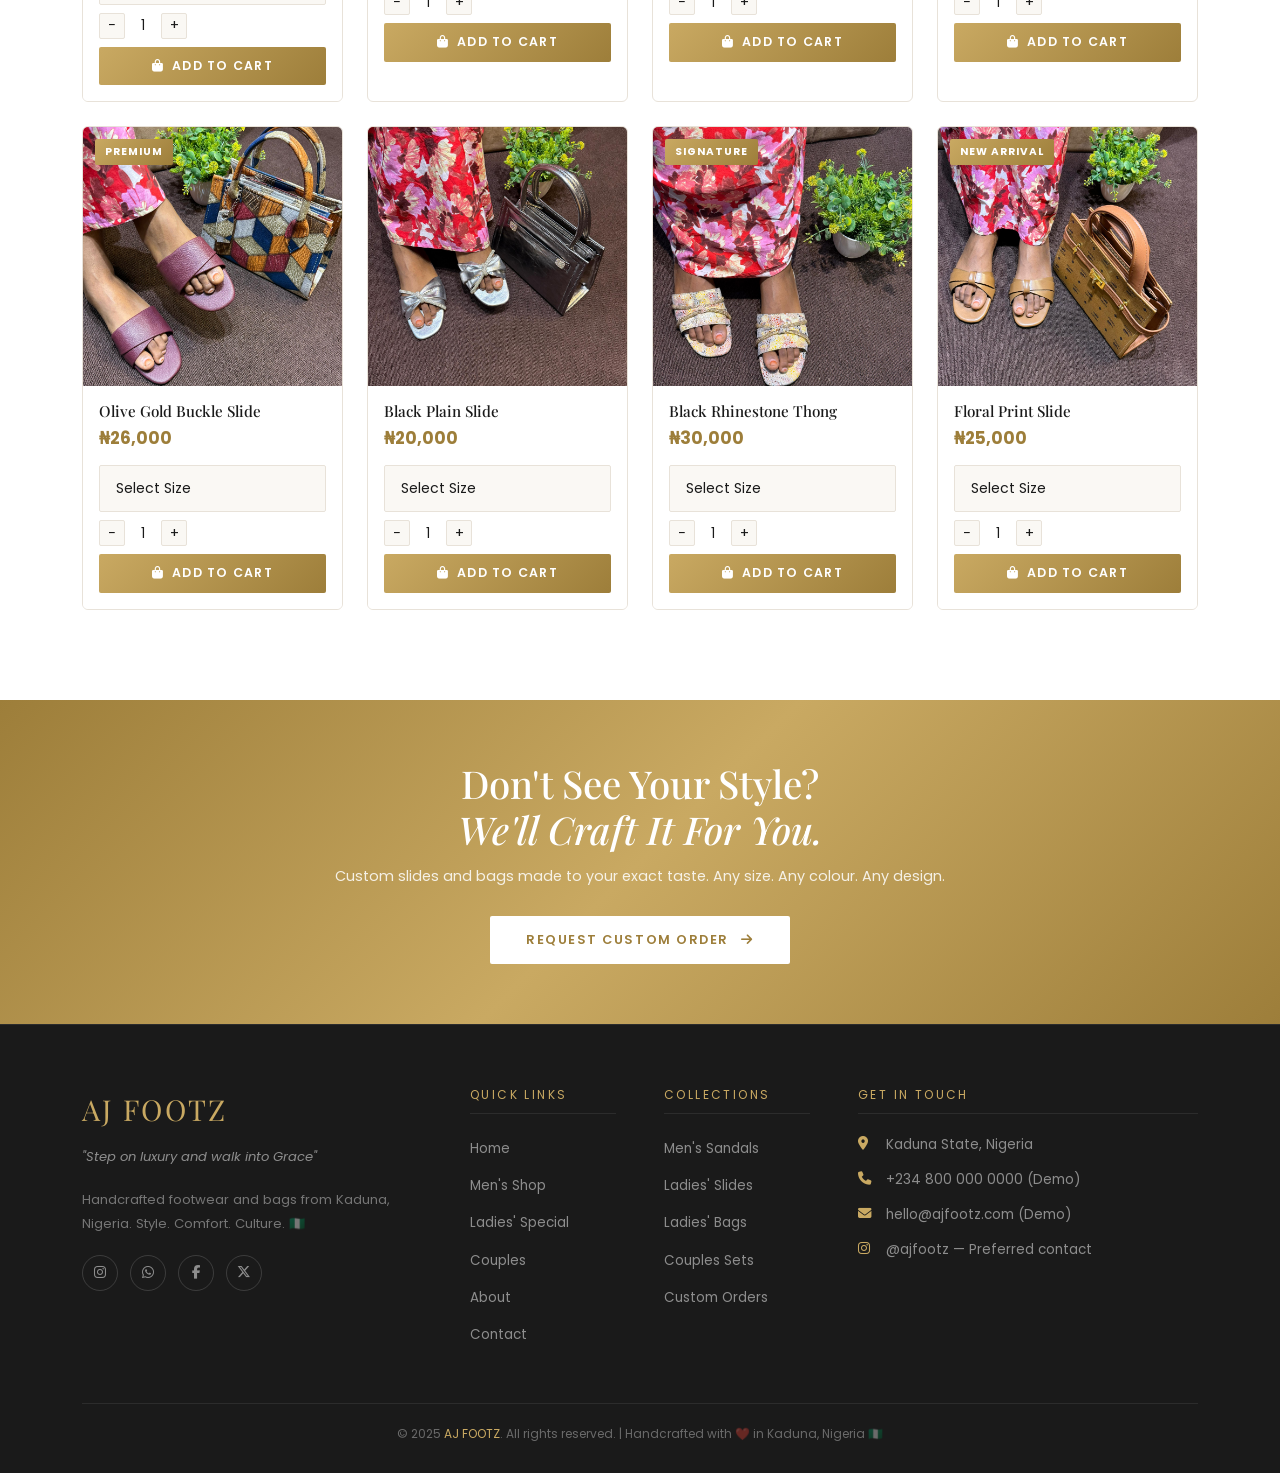
<file: ladies.html>
<!DOCTYPE html>
<html lang="en">
<head>
  <meta charset="UTF-8">
  <meta name="viewport" content="width=device-width, initial-scale=1.0">
  <title>Ladies' Special — AJ FOOTZ</title>
  <meta name="description" content="Ladies' Special Collection — handcrafted slides, bags and combo sets by AJ FOOTZ. Kaduna, Nigeria.">
  <link href="https://cdn.jsdelivr.net/npm/bootstrap@5.3.2/dist/css/bootstrap.min.css" rel="stylesheet">
  <link href="https://cdnjs.cloudflare.com/ajax/libs/font-awesome/6.5.0/css/all.min.css" rel="stylesheet">
  <link href="css/style.css" rel="stylesheet">
</head>
<body>

<!-- Announcement Bar -->
<div class="announcement-bar">
  <div class="marquee-track">
    <span>✦ Ladies' Special — Slides, Bags & Combo Sets</span>
    <span class="dot">◆</span>
    <span>✦ All pieces 100% Handcrafted in Kaduna, Nigeria 🇳🇬</span>
    <span class="dot">◆</span>
    <span>✦ Women's sizes 37–40 | Custom sizing available</span>
    <span class="dot">◆</span>
    <span>✦ FREE delivery on orders above ₦100,000</span>
    <span class="dot">◆</span>
    <span>✦ Ladies' Special — Slides, Bags & Combo Sets</span>
    <span class="dot">◆</span>
    <span>✦ All pieces 100% Handcrafted in Kaduna, Nigeria 🇳🇬</span>
    <span class="dot">◆</span>
    <span>✦ Women's sizes 37–40 | Custom sizing available</span>
    <span class="dot">◆</span>
    <span>✦ FREE delivery on orders above ₦100,000</span>
  </div>
</div>

<!-- Navbar -->
<nav id="mainNavbar" class="navbar navbar-expand-lg scrolled">
  <div class="container">
    <a class="navbar-brand" href="index.html">AJ FOOTZ <span class="brand-dot"></span></a>
    <button class="navbar-toggler" type="button" data-bs-toggle="collapse" data-bs-target="#navMenu">
      <i class="fas fa-bars" style="color:var(--gold)"></i>
    </button>
    <div class="collapse navbar-collapse" id="navMenu">
      <ul class="navbar-nav mx-auto gap-1">
        <li class="nav-item"><a class="nav-link" href="index.html">Home</a></li>
        <li class="nav-item"><a class="nav-link" href="marketplace.html">Men's Shop</a></li>
        <li class="nav-item"><a class="nav-link active" href="ladies.html">Ladies' Special</a></li>
        <li class="nav-item"><a class="nav-link" href="couples.html">Couples</a></li>
        <li class="nav-item"><a class="nav-link" href="about.html">About</a></li>
        <li class="nav-item"><a class="nav-link" href="contact.html">Contact</a></li>
      </ul>
      <div class="d-flex align-items-center gap-3">
        <a href="https://instagram.com/ajfootz" target="_blank" style="color:var(--gray);font-size:1.1rem">
          <i class="fab fa-instagram"></i>
        </a>
        <a href="contact.html#custom" class="btn btn-gold btn-sm">Custom Order</a>
        <button class="btn btn-outline-gold btn-sm position-relative" onclick="openCartSidebar()">
          <i class="fas fa-shopping-bag me-1"></i>Cart
          <span class="cart-count count-badge" style="display:none">0</span>
        </button>
      </div>
    </div>
  </div>
</nav>

<!-- Ladies Hero -->
<section class="ladies-hero">
  <div class="container" style="position:relative;z-index:1">
    <div class="breadcrumb-custom">
      <a href="index.html">Home</a><span>/</span>Ladies' Special
    </div>
    <p class="section-subtitle">Handcrafted for Her</p>
    <h1 class="section-title" style="font-size:clamp(2rem,5vw,3.5rem)">
      Ladies' <span class="accent">Special</span> Collection
    </h1>
    <div class="gold-line"></div>
    <p style="color:var(--gray);max-width:480px;font-size:.88rem;margin-bottom:28px">
      Slides, bags and matching combo sets — every piece handcrafted with love in Kaduna. 
      Pick your size, add to cart, and order straight to WhatsApp.
    </p>
    <div class="d-flex gap-3 flex-wrap">
      <a href="#products" class="btn btn-gold">Shop Now</a>
      <a href="contact.html#custom" class="btn btn-outline-gold">Custom Order</a>
    </div>
  </div>
</section>

<!-- Filter & Search -->
<div style="background:var(--black-soft);border-bottom:1px solid var(--border);padding:20px 0;position:sticky;top:73px;z-index:100" id="products">
  <div class="container">
    <div class="d-flex flex-wrap align-items-center justify-content-between gap-3">
      <div class="d-flex flex-wrap gap-2">
        <button class="filter-btn active" data-filter="all">All</button>
        <button class="filter-btn" data-filter="combo">Combo Sets</button>
        <button class="filter-btn" data-filter="slide">Solo Slides</button>
        <button class="filter-btn" data-filter="bags">Bags</button>
      </div>
      <div class="search-wrap" style="min-width:220px">
        <i class="fas fa-search"></i>
        <input type="text" id="ladiesSearch" class="form-control search-input" placeholder="Search ladies collection...">
      </div>
    </div>
  </div>
</div>

<!-- Products Grid -->
<section style="padding:50px 0 90px;background:var(--black)">
  <div class="container">
    <div class="d-flex justify-content-between align-items-center mb-4">
      <p style="color:var(--gray);font-size:.82rem;margin:0" id="ladiesCount"></p>
      <div style="color:var(--gray);font-size:.8rem">
        <i class="fas fa-heart me-1" style="color:#e91e8c"></i>
        Add to cart → Send order to WhatsApp
      </div>
    </div>
    <div class="row g-4 row-cols-1 row-cols-sm-2 row-cols-lg-3 row-cols-xl-4" id="ladiesGrid"></div>
  </div>
</section>

<!-- Custom Order CTA -->
<div class="custom-order-banner">
  <div class="container reveal">
    <h2>Don't See Your Style? <br><em style="font-style:italic">We'll Craft It For You.</em></h2>
    <p>Custom slides and bags made to your exact taste. Any size. Any colour. Any design.</p>
    <a href="contact.html#custom" class="btn">Request Custom Order <i class="fas fa-arrow-right ms-2"></i></a>
  </div>
</div>

<!-- Footer -->
<footer class="site-footer">
  <div class="container">
    <div class="row g-5">
      <div class="col-lg-4">
        <div class="footer-brand">AJ FOOTZ</div>
        <p class="footer-tagline">"Step on luxury and walk into Grace"</p>
        <p style="color:rgba(255,255,255,.4);font-size:.82rem;line-height:1.8;margin-bottom:20px">
          Handcrafted footwear and bags from Kaduna, Nigeria. Style. Comfort. Culture. 🇳🇬
        </p>
        <div class="footer-social">
          <a href="https://instagram.com/ajfootz" target="_blank"><i class="fab fa-instagram"></i></a>
          <a href="https://wa.me/2348000000000" target="_blank"><i class="fab fa-whatsapp"></i></a>
          <a href="#"><i class="fab fa-facebook-f"></i></a>
          <a href="#"><i class="fab fa-x-twitter"></i></a>
        </div>
      </div>
      <div class="col-6 col-lg-2">
        <div class="footer-heading">Quick Links</div>
        <ul class="footer-links">
          <li><a href="index.html">Home</a></li>
          <li><a href="marketplace.html">Men's Shop</a></li>
          <li><a href="ladies.html">Ladies' Special</a></li>
          <li><a href="couples.html">Couples</a></li>
          <li><a href="about.html">About</a></li>
          <li><a href="contact.html">Contact</a></li>
        </ul>
      </div>
      <div class="col-6 col-lg-2">
        <div class="footer-heading">Collections</div>
        <ul class="footer-links">
          <li><a href="marketplace.html">Men's Sandals</a></li>
          <li><a href="ladies.html">Ladies' Slides</a></li>
          <li><a href="ladies.html">Ladies' Bags</a></li>
          <li><a href="couples.html">Couples Sets</a></li>
          <li><a href="contact.html#custom">Custom Orders</a></li>
        </ul>
      </div>
      <div class="col-lg-4">
        <div class="footer-heading">Get In Touch</div>
        <div class="footer-contact-item"><i class="fas fa-map-marker-alt"></i><span>Kaduna State, Nigeria</span></div>
        <div class="footer-contact-item"><i class="fas fa-phone"></i><span>+234 800 000 0000 (Demo)</span></div>
        <div class="footer-contact-item"><i class="fas fa-envelope"></i><span>hello@ajfootz.com (Demo)</span></div>
        <div class="footer-contact-item"><i class="fab fa-instagram"></i><span>@ajfootz — Preferred contact</span></div>
      </div>
    </div>
    <div class="footer-bottom">
      <p>© 2025 <span>AJ FOOTZ</span>. All rights reserved. | Handcrafted with ❤️ in Kaduna, Nigeria 🇳🇬</p>
    </div>
  </div>
</footer>

<!-- Cart System -->
<div id="cartOverlay" onclick="closeCartSidebar()"></div>
<div id="cartSidebar">
  <div class="cart-header">
    <h5><i class="fas fa-shopping-bag me-2" style="color:var(--gold)"></i>My Cart</h5>
    <button class="cart-close" onclick="closeCartSidebar()"><i class="fas fa-times"></i></button>
  </div>
  <div class="cart-body" id="cartBody">
    <div id="cartEmpty">
      <i class="fas fa-shopping-bag d-block"></i>
      <p>Your cart is empty.<br>Add some products!</p>
    </div>
    <div id="cartItems"></div>
  </div>
  <div class="cart-footer" id="cartFooter" style="display:none">
    <div class="cart-total-row">
      <span class="cart-total-label">Total</span>
      <span class="cart-total-amount" id="cartTotal">₦0</span>
    </div>
    <div style="font-size:.72rem;color:var(--gray);margin-bottom:12px">
      <i class="fas fa-info-circle me-1"></i>Delivery fee calculated at checkout
    </div>
    <button class="btn btn-gold w-100 mb-2" onclick="proceedToWhatsApp()">
      <i class="fab fa-whatsapp me-2"></i>Proceed to WhatsApp
    </button>
    <button class="btn btn-outline-gold w-100 btn-sm" onclick="clearCart();updateCartUI()">
      <i class="fas fa-trash me-1"></i>Clear Cart
    </button>
  </div>
</div>
<button class="cart-float-btn" onclick="openCartSidebar()">
  <i class="fas fa-shopping-bag"></i>
  <span class="cart-count count-badge" style="display:none">0</span>
</button>
<div class="cart-toast" id="cartToast"></div>

<script src="https://cdn.jsdelivr.net/npm/bootstrap@5.3.2/dist/js/bootstrap.bundle.min.js"></script>
<script src="js/products.js"></script>
<script src="js/cart.js"></script>
<script src="js/main.js"></script>
<script>
  const ladiesProducts = AJ_PRODUCTS.filter(p => p.category === "ladies");

  function renderLadies(products) {
    const grid = document.getElementById("ladiesGrid");
    const count = document.getElementById("ladiesCount");
    if (!grid) return;
    if (count) count.textContent = `Showing ${products.length} item${products.length !== 1 ? "s" : ""}`;

    grid.innerHTML = products.map(p => {
      const isCombo = p.subcat === "combo";
      const badgeHTML = p.badge ? `<span class="product-badge">${p.badge}</span>` : "";
      const comboTag = isCombo ? `<span class="combo-badge">Slide + Bag Set</span>` : "";
      return `
        <div class="col ladies-card-wrap" data-sub="${p.subcat||''}" data-name="${p.name.toLowerCase()}">
          <div class="product-card reveal">
            ${badgeHTML}${comboTag}
            <div class="product-img-wrap">
              <img src="${p.image}" alt="${p.name}" class="product-img" loading="lazy">
              <div class="product-overlay"><p class="product-desc-preview">${p.description}</p></div>
            </div>
            <div class="product-info">
              <h5 class="product-name">${p.name}</h5>
              ${isCombo ? '<div style="font-size:.7rem;color:#e91e8c;font-weight:600;margin-bottom:4px;text-transform:uppercase;letter-spacing:.08em">✦ Includes Slide + Bag</div>' : ''}
              <div class="product-price">${formatPrice(p.price)}</div>
              ${p.sizes ? `
              <select class="form-select size-select" id="size-${p.id}">
                <option value="">Select Size</option>
                ${p.sizes.map(s => `<option value="${s}">${s}</option>`).join("")}
              </select>` : ''}
              <div class="d-flex gap-2 align-items-center mb-2">
                <button class="qty-btn" onclick="changeLadiesQty(${p.id}, -1)">−</button>
                <span class="qty-val" id="qty-${p.id}">1</span>
                <button class="qty-btn" onclick="changeLadiesQty(${p.id}, 1)">+</button>
              </div>
              <button class="btn btn-gold w-100"
                onclick="addToCart(${p.id}, ${p.sizes ? `document.getElementById('size-${p.id}').value` : "'One Size'"}, parseInt(document.getElementById('qty-${p.id}').textContent))">
                <i class="fas fa-shopping-bag me-2"></i>Add to Cart
              </button>
            </div>
          </div>
        </div>`;
    }).join("");
    setTimeout(() => document.querySelectorAll(".reveal").forEach(e => e.classList.add("visible")), 100);
  }

  function changeLadiesQty(id, d) {
    const el = document.getElementById(`qty-${id}`);
    if (!el) return;
    let v = parseInt(el.textContent) + d;
    if (v < 1) v = 1;
    el.textContent = v;
  }

  // Filter
  document.querySelectorAll(".filter-btn").forEach(btn => {
    btn.addEventListener("click", () => {
      document.querySelectorAll(".filter-btn").forEach(b => b.classList.remove("active"));
      btn.classList.add("active");
      const f = btn.dataset.filter;
      const filtered = f === "all" ? ladiesProducts : ladiesProducts.filter(p => p.subcat === f);
      renderLadies(filtered);
    });
  });

  // Search
  document.getElementById("ladiesSearch")?.addEventListener("input", function() {
    const q = this.value.toLowerCase();
    const filtered = ladiesProducts.filter(p => p.name.toLowerCase().includes(q));
    renderLadies(filtered);
  });

  renderLadies(ladiesProducts);
</script>
</body>
</html>
</file>
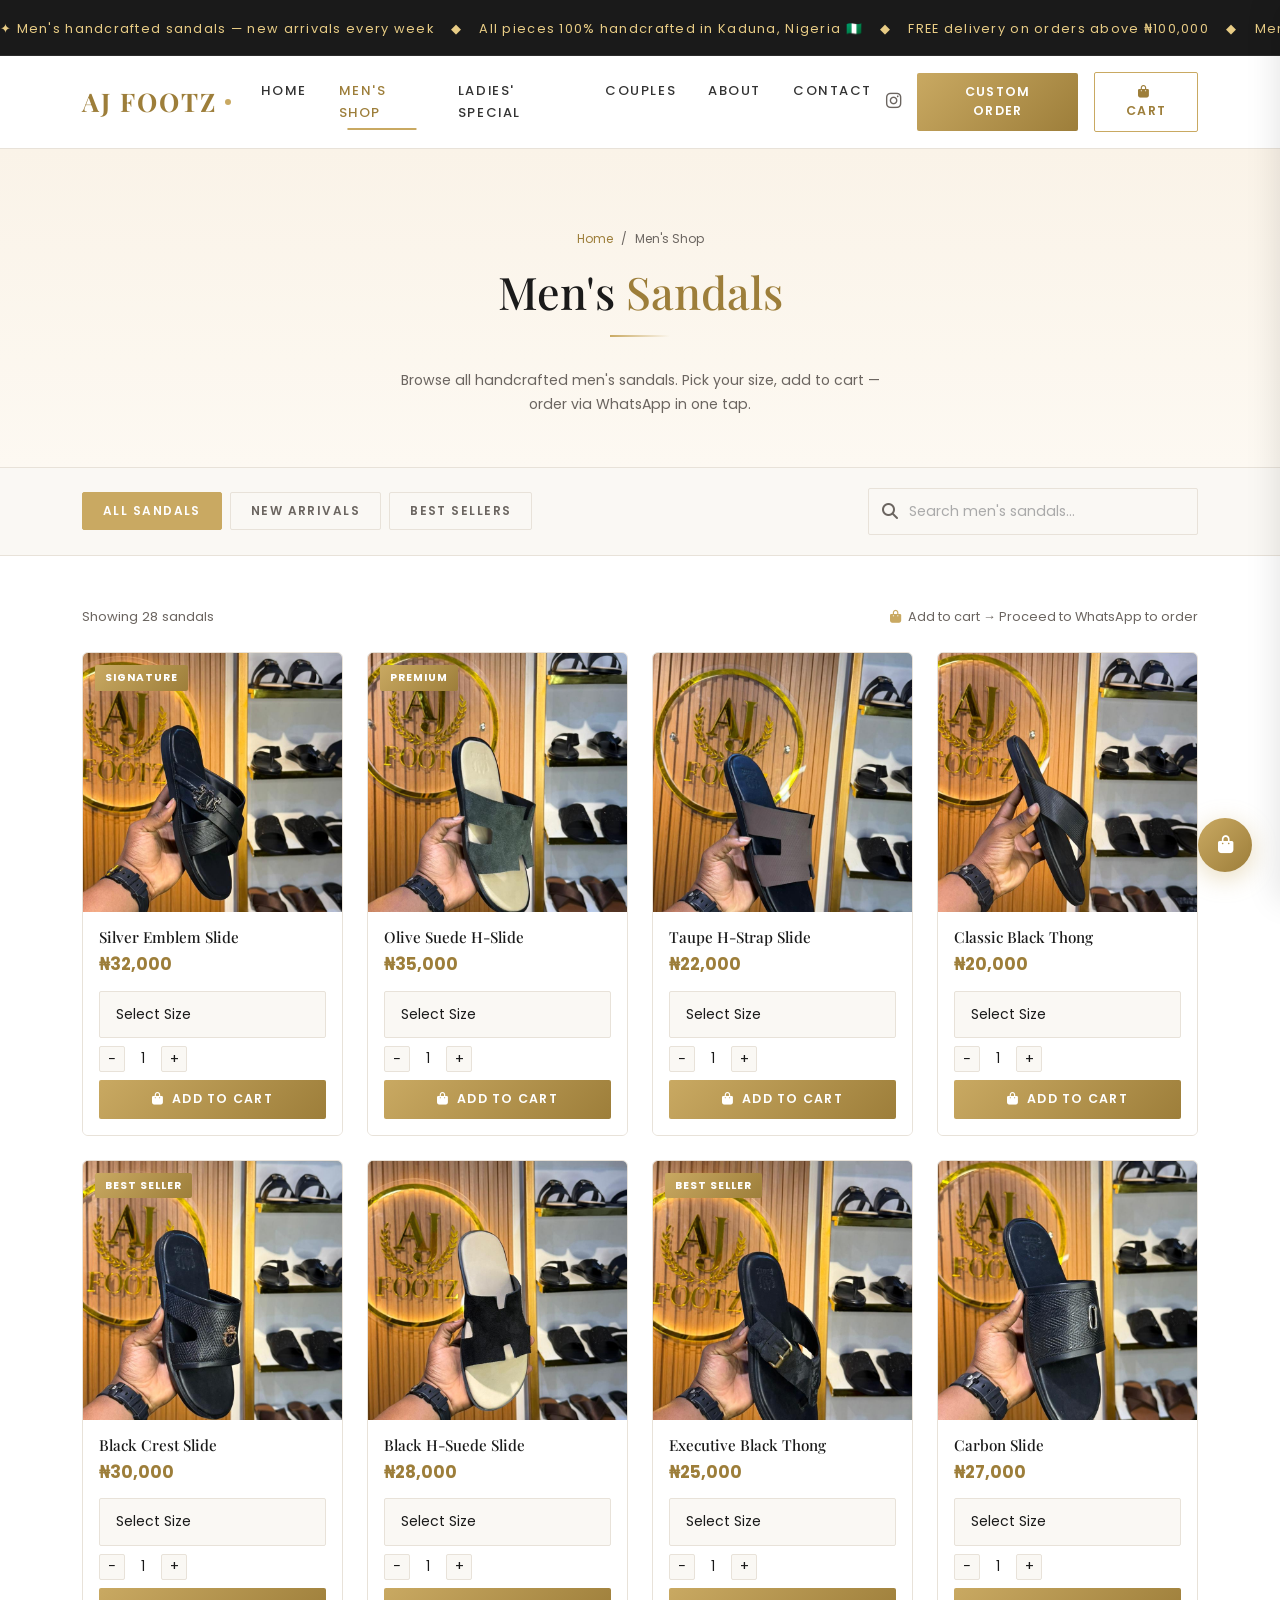
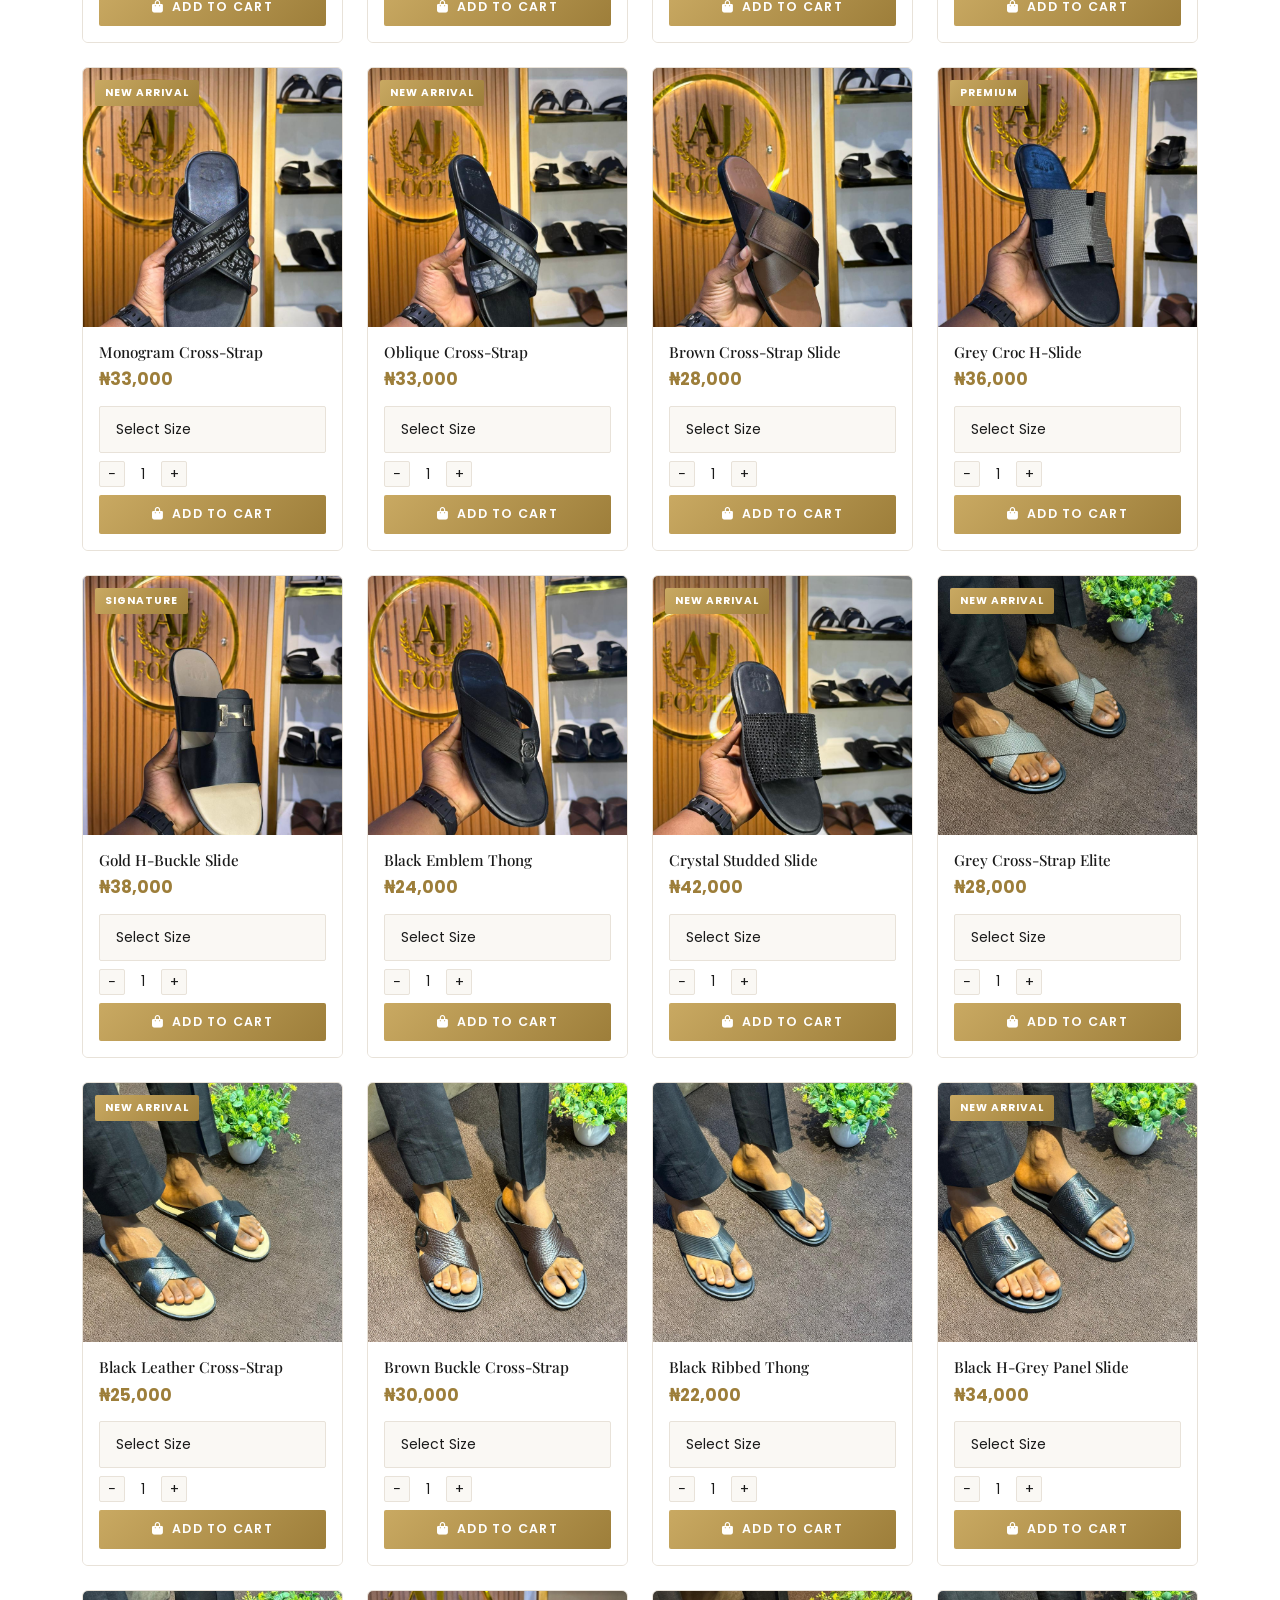
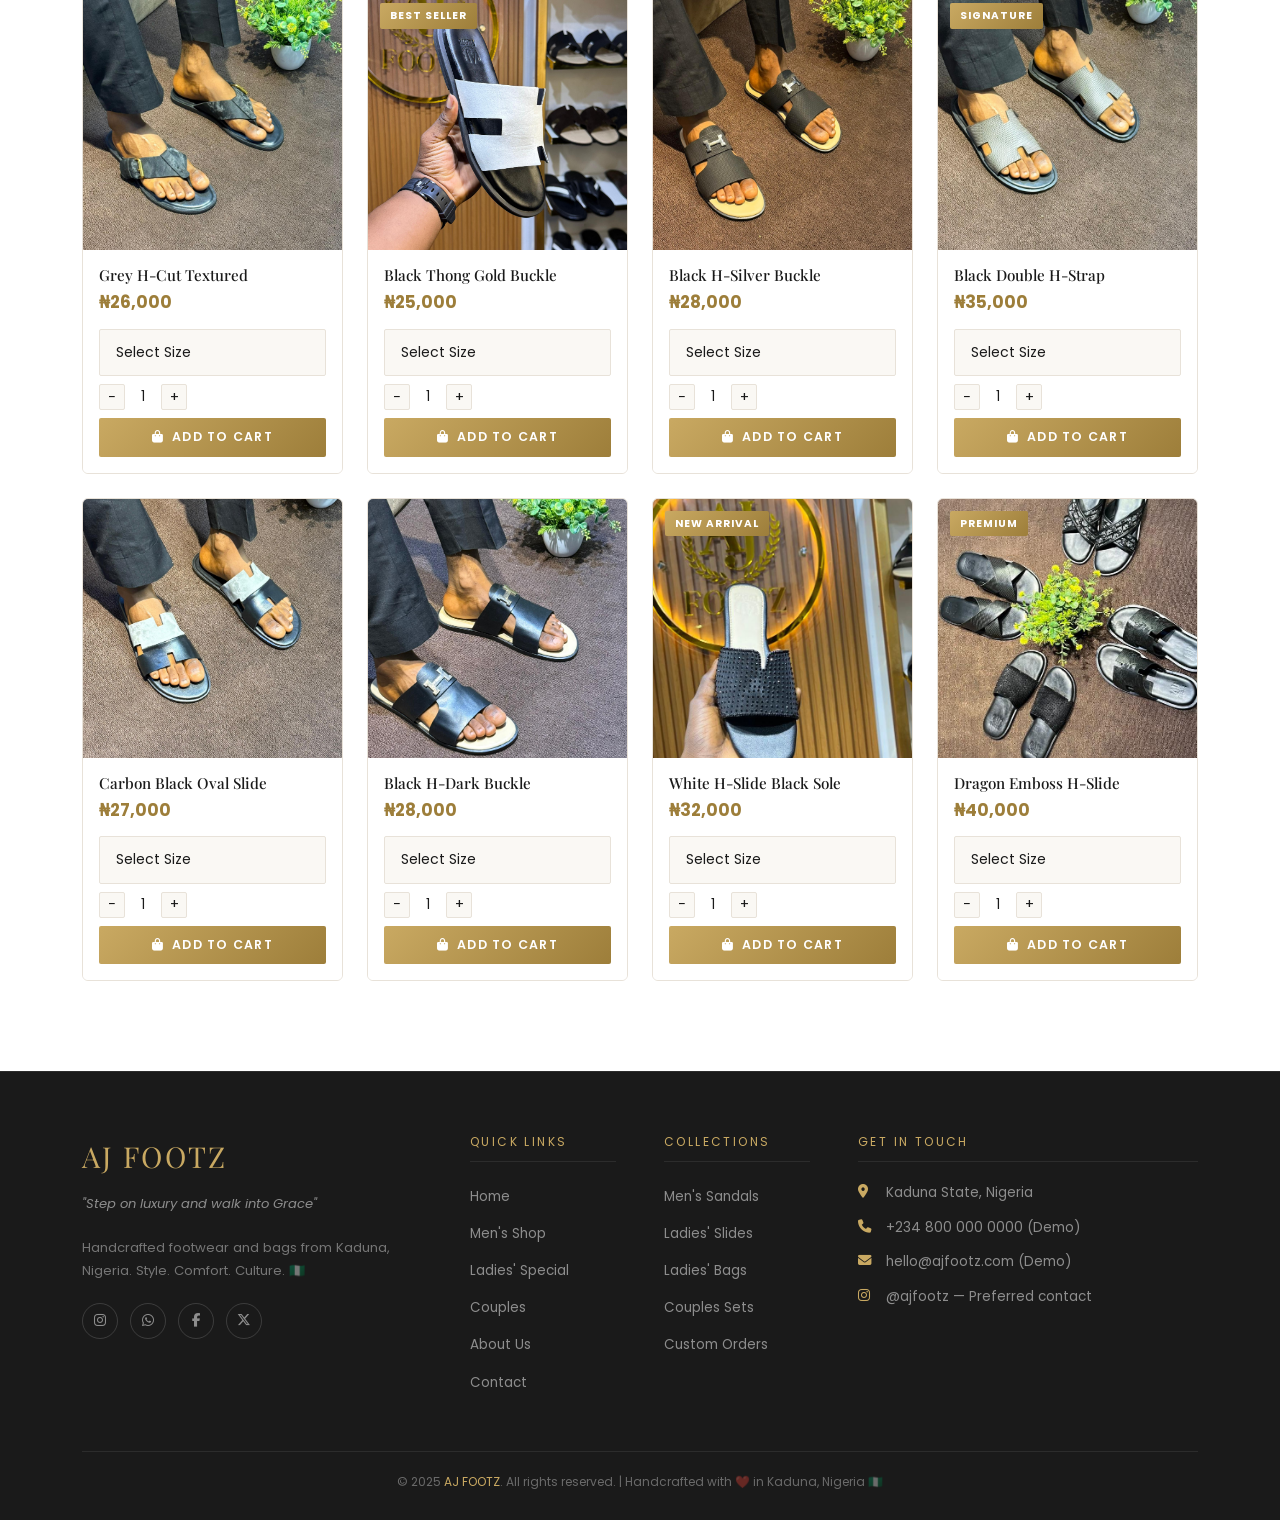
<file: marketplace.html>
<!DOCTYPE html>
<html lang="en">
<head>
  <meta charset="UTF-8">
  <meta name="viewport" content="width=device-width, initial-scale=1.0">
  <title>Men's Shop — AJ FOOTZ</title>
  <meta name="description" content="Shop all AJ FOOTZ men's handcrafted sandals. Add to cart and order via WhatsApp.">
  <link href="https://cdn.jsdelivr.net/npm/bootstrap@5.3.2/dist/css/bootstrap.min.css" rel="stylesheet">
  <link href="https://cdnjs.cloudflare.com/ajax/libs/font-awesome/6.5.0/css/all.min.css" rel="stylesheet">
  <link href="css/style.css" rel="stylesheet">
</head>
<body>

<!-- Announcement Bar -->
<div class="marketplace-announcement">
  <div class="marquee-track">
    <span>✦ Men's handcrafted sandals — new arrivals every week</span>
    &nbsp;&nbsp;&nbsp;◆&nbsp;&nbsp;&nbsp;
    <span>All pieces 100% handcrafted in Kaduna, Nigeria 🇳🇬</span>
    &nbsp;&nbsp;&nbsp;◆&nbsp;&nbsp;&nbsp;
    <span>FREE delivery on orders above ₦100,000</span>
    &nbsp;&nbsp;&nbsp;◆&nbsp;&nbsp;&nbsp;
    <span>Men's sizes 40–45 | Custom sizing available</span>
    &nbsp;&nbsp;&nbsp;◆&nbsp;&nbsp;&nbsp;
    <span>✦ Men's handcrafted sandals — new arrivals every week</span>
    &nbsp;&nbsp;&nbsp;◆&nbsp;&nbsp;&nbsp;
    <span>All pieces 100% handcrafted in Kaduna, Nigeria 🇳🇬</span>
    &nbsp;&nbsp;&nbsp;◆&nbsp;&nbsp;&nbsp;
    <span>FREE delivery on orders above ₦100,000</span>
    &nbsp;&nbsp;&nbsp;◆&nbsp;&nbsp;&nbsp;
    <span>Men's sizes 40–45 | Custom sizing available</span>
  </div>
</div>

<!-- Navbar -->
<nav id="mainNavbar" class="navbar navbar-expand-lg scrolled">
  <div class="container">
    <a class="navbar-brand" href="index.html">AJ FOOTZ <span class="brand-dot"></span></a>
    <button class="navbar-toggler" type="button" data-bs-toggle="collapse" data-bs-target="#navMenu">
      <i class="fas fa-bars" style="color:var(--gold)"></i>
    </button>
    <div class="collapse navbar-collapse" id="navMenu">
      <ul class="navbar-nav mx-auto gap-1">
        <li class="nav-item"><a class="nav-link" href="index.html">Home</a></li>
        <li class="nav-item"><a class="nav-link active" href="marketplace.html">Men's Shop</a></li>
        <li class="nav-item"><a class="nav-link" href="ladies.html">Ladies' Special</a></li>
        <li class="nav-item"><a class="nav-link" href="couples.html">Couples</a></li>
        <li class="nav-item"><a class="nav-link" href="about.html">About</a></li>
        <li class="nav-item"><a class="nav-link" href="contact.html">Contact</a></li>
      </ul>
      <div class="d-flex align-items-center gap-3">
        <a href="https://instagram.com/ajfootz" target="_blank" style="color:var(--gray);font-size:1.1rem">
          <i class="fab fa-instagram"></i>
        </a>
        <a href="contact.html#custom" class="btn btn-gold btn-sm">Custom Order</a>
        <button class="btn btn-outline-gold btn-sm position-relative" onclick="openCartSidebar()">
          <i class="fas fa-shopping-bag me-1"></i>Cart
          <span class="cart-count count-badge" style="display:none">0</span>
        </button>
      </div>
    </div>
  </div>
</nav>

<!-- Page Hero -->
<div class="page-hero" style="padding:80px 0 50px">
  <div class="container">
    <div class="breadcrumb-custom"><a href="index.html">Home</a><span>/</span>Men's Shop</div>
    <h1 class="section-title">Men's <span class="accent">Sandals</span></h1>
    <div class="gold-line center"></div>
    <p style="color:var(--gray);max-width:500px;margin:0 auto;font-size:.88rem">
      Browse all handcrafted men's sandals. Pick your size, add to cart — order via WhatsApp in one tap.
    </p>
  </div>
</div>

<!-- Filter & Search -->
<div style="background:var(--black-soft);border-bottom:1px solid var(--border);padding:20px 0;position:sticky;top:73px;z-index:100">
  <div class="container">
    <div class="d-flex flex-wrap align-items-center justify-content-between gap-3">
      <div class="filter-tabs" style="margin-bottom:0">
        <button class="filter-btn active" data-filter="all">All Sandals</button>
        <button class="filter-btn" data-filter="new">New Arrivals</button>
        <button class="filter-btn" data-filter="best">Best Sellers</button>
      </div>
      <div class="search-wrap" style="min-width:220px">
        <i class="fas fa-search"></i>
        <input type="text" id="productSearch" class="form-control search-input" placeholder="Search men's sandals...">
      </div>
    </div>
  </div>
</div>

<!-- Products Grid -->
<section style="padding:50px 0 90px;background:var(--black)">
  <div class="container">
    <div class="d-flex justify-content-between align-items-center mb-4">
      <p style="color:var(--gray);font-size:.82rem;margin:0" id="productCount"></p>
      <div style="color:var(--gray);font-size:.8rem">
        <i class="fas fa-shopping-bag me-1" style="color:var(--gold)"></i>
        Add to cart → Proceed to WhatsApp to order
      </div>
    </div>
    <div class="row g-4 row-cols-1 row-cols-sm-2 row-cols-lg-3 row-cols-xl-4" id="marketplaceGrid"></div>
  </div>
</section>

<!-- Cart System -->
<div id="cartOverlay" onclick="closeCartSidebar()"></div>
<div id="cartSidebar">
  <div class="cart-header">
    <h5><i class="fas fa-shopping-bag me-2" style="color:var(--gold)"></i>My Cart</h5>
    <button class="cart-close" onclick="closeCartSidebar()"><i class="fas fa-times"></i></button>
  </div>
  <div class="cart-body" id="cartBody">
    <div id="cartEmpty">
      <i class="fas fa-shopping-bag d-block"></i>
      <p>Your cart is empty.<br>Add some products!</p>
    </div>
    <div id="cartItems"></div>
  </div>
  <div class="cart-footer" id="cartFooter" style="display:none">
    <div class="cart-total-row">
      <span class="cart-total-label">Total</span>
      <span class="cart-total-amount" id="cartTotal">₦0</span>
    </div>
    <div style="font-size:.72rem;color:var(--gray);margin-bottom:12px">
      <i class="fas fa-info-circle me-1"></i>Delivery fee calculated at checkout
    </div>
    <button class="btn btn-gold w-100 mb-2" onclick="proceedToWhatsApp()">
      <i class="fab fa-whatsapp me-2"></i>Proceed to WhatsApp
    </button>
    <button class="btn btn-outline-gold w-100 btn-sm" onclick="clearCart();updateCartUI()">
      <i class="fas fa-trash me-1"></i>Clear Cart
    </button>
  </div>
</div>
<button class="cart-float-btn" onclick="openCartSidebar()">
  <i class="fas fa-shopping-bag"></i>
  <span class="cart-count count-badge" style="display:none">0</span>
</button>
<div class="cart-toast" id="cartToast"></div>

<!-- Footer -->
<footer class="site-footer">
  <div class="container">
    <div class="row g-5">
      <div class="col-lg-4">
        <div class="footer-brand">AJ FOOTZ</div>
        <p class="footer-tagline">"Step on luxury and walk into Grace"</p>
        <p style="color:rgba(255,255,255,.4);font-size:.82rem;line-height:1.8;margin-bottom:20px">
          Handcrafted footwear and bags from Kaduna, Nigeria. Style. Comfort. Culture. 🇳🇬
        </p>
        <div class="footer-social">
          <a href="https://instagram.com/ajfootz" target="_blank"><i class="fab fa-instagram"></i></a>
          <a href="https://wa.me/2348000000000" target="_blank"><i class="fab fa-whatsapp"></i></a>
          <a href="#"><i class="fab fa-facebook-f"></i></a>
          <a href="#"><i class="fab fa-x-twitter"></i></a>
        </div>
      </div>
      <div class="col-6 col-lg-2">
        <div class="footer-heading">Quick Links</div>
        <ul class="footer-links">
          <li><a href="index.html">Home</a></li>
          <li><a href="marketplace.html">Men's Shop</a></li>
          <li><a href="ladies.html">Ladies' Special</a></li>
          <li><a href="couples.html">Couples</a></li>
          <li><a href="about.html">About Us</a></li>
          <li><a href="contact.html">Contact</a></li>
        </ul>
      </div>
      <div class="col-6 col-lg-2">
        <div class="footer-heading">Collections</div>
        <ul class="footer-links">
          <li><a href="marketplace.html">Men's Sandals</a></li>
          <li><a href="ladies.html">Ladies' Slides</a></li>
          <li><a href="ladies.html">Ladies' Bags</a></li>
          <li><a href="couples.html">Couples Sets</a></li>
          <li><a href="contact.html#custom">Custom Orders</a></li>
        </ul>
      </div>
      <div class="col-lg-4">
        <div class="footer-heading">Get In Touch</div>
        <div class="footer-contact-item"><i class="fas fa-map-marker-alt"></i><span>Kaduna State, Nigeria</span></div>
        <div class="footer-contact-item"><i class="fas fa-phone"></i><span>+234 800 000 0000 (Demo)</span></div>
        <div class="footer-contact-item"><i class="fas fa-envelope"></i><span>hello@ajfootz.com (Demo)</span></div>
        <div class="footer-contact-item"><i class="fab fa-instagram"></i><span>@ajfootz — Preferred contact</span></div>
      </div>
    </div>
    <div class="footer-bottom">
      <p>© 2025 <span>AJ FOOTZ</span>. All rights reserved. | Handcrafted with ❤️ in Kaduna, Nigeria 🇳🇬</p>
    </div>
  </div>
</footer>

<script src="https://cdn.jsdelivr.net/npm/bootstrap@5.3.2/dist/js/bootstrap.bundle.min.js"></script>
<script src="js/products.js"></script>
<script src="js/cart.js"></script>
<script src="js/main.js"></script>
<script>
  const mensProducts = AJ_PRODUCTS.filter(p => p.category === "shoes");
  let currentFilter = "all";

  function renderMarketplace(products) {
    const grid = document.getElementById("marketplaceGrid");
    const count = document.getElementById("productCount");
    if (!grid) return;
    if (count) count.textContent = `Showing ${products.length} sandal${products.length !== 1 ? "s" : ""}`;
    if (products.length === 0) {
      grid.innerHTML = `<div class="col-12 text-center py-5" style="color:var(--gray)">
        <i class="fas fa-search" style="font-size:2rem;margin-bottom:16px;color:var(--border);display:block"></i>No products found.</div>`;
      return;
    }
    grid.innerHTML = products.map(product => {
      const badgeHTML = product.badge ? `<span class="product-badge">${product.badge}</span>` : "";
      return `
        <div class="col product-card-wrap" data-name="${product.name.toLowerCase()}" data-new="${product.isNew}" data-badge="${product.badge||''}">
          <div class="product-card reveal">
            ${badgeHTML}
            <div class="product-img-wrap">
              <img src="${product.image}" alt="${product.name}" class="product-img" loading="lazy">
              <div class="product-overlay"><p class="product-desc-preview">${product.description}</p></div>
            </div>
            <div class="product-info">
              <h5 class="product-name">${product.name}</h5>
              <div class="product-price">${formatPrice(product.price)}</div>
              <select class="form-select size-select" id="size-${product.id}">
                <option value="">Select Size</option>
                ${product.sizes.map(s => `<option value="${s}">${s}</option>`).join("")}
              </select>
              <div class="d-flex gap-2 align-items-center mb-2">
                <button class="qty-btn" onclick="changeMensQty(${product.id}, -1)">−</button>
                <span class="qty-val" id="qty-${product.id}">1</span>
                <button class="qty-btn" onclick="changeMensQty(${product.id}, 1)">+</button>
              </div>
              <button class="btn btn-gold w-100"
                onclick="addToCart(${product.id}, document.getElementById('size-${product.id}').value, parseInt(document.getElementById('qty-${product.id}').textContent))">
                <i class="fas fa-shopping-bag me-2"></i>Add to Cart
              </button>
            </div>
          </div>
        </div>`;
    }).join("");
    setTimeout(() => document.querySelectorAll(".reveal").forEach(el => el.classList.add("visible")), 100);
  }

  function changeMensQty(id, d) {
    const el = document.getElementById(`qty-${id}`);
    if (!el) return;
    let v = parseInt(el.textContent) + d;
    if (v < 1) v = 1;
    el.textContent = v;
  }

  // Filter tabs
  document.querySelectorAll(".filter-btn").forEach(btn => {
    btn.addEventListener("click", () => {
      document.querySelectorAll(".filter-btn").forEach(b => b.classList.remove("active"));
      btn.classList.add("active");
      currentFilter = btn.dataset.filter;
      applyFilters();
    });
  });

  function applyFilters() {
    let filtered = mensProducts;
    if (currentFilter === "new") filtered = filtered.filter(p => p.isNew);
    if (currentFilter === "best") filtered = filtered.filter(p => p.badge === "Best Seller");
    const q = document.getElementById("productSearch")?.value.toLowerCase() || "";
    if (q) filtered = filtered.filter(p => p.name.toLowerCase().includes(q));
    renderMarketplace(filtered);
  }

  document.getElementById("productSearch")?.addEventListener("input", applyFilters);

  renderMarketplace(mensProducts);
</script>
</body>
</html>
</file>
<file: css/style.css>
/* ─── AJ FOOTZ — Luxury Footwear Brand (Light Theme) ───────────────────────── */
@import url('https://fonts.googleapis.com/css2?family=Playfair+Display:ital,wght@0,400;0,600;0,700;1,400&family=Poppins:wght@300;400;500;600&display=swap');

:root {
  --gold:        #C9A962;
  --gold-light:  #e8cc85;
  --gold-dark:   #9d7e3a;
  --black:       #FFFFFF;
  --black-soft:  #FAF8F4;
  --card-bg:     #F5F3EF;
  --cream:       #1A1A1A;
  --cream-dark:  #333333;
  --brown:       #3D2B1F;
  --gray:        #6B6560;
  --border:      #E8E2D9;
  --transition:  all 0.35s cubic-bezier(0.4,0,0.2,1);
}

*, *::before, *::after { box-sizing: border-box; margin: 0; padding: 0; }

html { scroll-behavior: smooth; }

body {
  font-family: 'Poppins', sans-serif;
  background-color: var(--black);
  color: var(--cream);
  overflow-x: hidden;
  line-height: 1.7;
}

h1,h2,h3,h4,h5,h6 {
  font-family: 'Playfair Display', serif;
  color: var(--cream);
}

a { color: var(--gold-dark); text-decoration: none; transition: var(--transition); }
a:hover { color: var(--gold); }

img { max-width: 100%; }

/* ─── Announcement Bar ────────────────────────────────────────────────────── */
.announcement-bar {
  background: linear-gradient(90deg, var(--gold-dark), var(--gold), var(--gold-dark));
  color: #fff;
  font-size: 0.78rem;
  font-weight: 600;
  letter-spacing: 0.05em;
  overflow: hidden;
  white-space: nowrap;
  padding: 8px 0;
  position: relative;
  z-index: 1100;
}

.announcement-bar .marquee-track {
  display: inline-block;
  animation: marquee 30s linear infinite;
}

.announcement-bar span { margin: 0 2.5rem; }
.announcement-bar .dot { opacity: 0.6; }

@keyframes marquee {
  from { transform: translateX(0); }
  to   { transform: translateX(-50%); }
}

/* ─── Navbar ──────────────────────────────────────────────────────────────── */
#mainNavbar {
  background: rgba(255,255,255,0.95);
  padding: 16px 0;
  transition: var(--transition);
  position: sticky;
  top: 0;
  z-index: 1050;
  border-bottom: 1px solid var(--border);
}

#mainNavbar.scrolled {
  background: rgba(255,255,255,0.98);
  backdrop-filter: blur(12px);
  padding: 10px 0;
  box-shadow: 0 2px 20px rgba(0,0,0,0.08);
  border-bottom: 1px solid var(--border);
}

.navbar-brand {
  font-family: 'Playfair Display', serif;
  font-size: 1.6rem;
  font-weight: 700;
  letter-spacing: 0.08em;
  color: var(--gold-dark) !important;
  display: flex;
  align-items: center;
  gap: 8px;
}

.navbar-brand .brand-dot {
  width: 6px; height: 6px;
  background: var(--gold);
  border-radius: 50%;
  display: inline-block;
}

.nav-link {
  color: #333 !important;
  font-size: 0.82rem;
  font-weight: 500;
  letter-spacing: 0.12em;
  text-transform: uppercase;
  padding: 6px 14px !important;
  position: relative;
  transition: var(--transition);
}

.nav-link::after {
  content: '';
  position: absolute;
  bottom: 0; left: 50%;
  width: 0; height: 2px;
  background: var(--gold);
  transition: var(--transition);
  transform: translateX(-50%);
}

.nav-link:hover, .nav-link.active {
  color: var(--gold-dark) !important;
}

.nav-link:hover::after, .nav-link.active::after { width: 60%; }

.navbar-toggler {
  border: 1px solid var(--border) !important;
}

/* ─── Buttons ─────────────────────────────────────────────────────────────── */
.btn-gold {
  background: linear-gradient(135deg, var(--gold), var(--gold-dark));
  color: #fff !important;
  font-family: 'Poppins', sans-serif;
  font-size: 0.78rem;
  font-weight: 600;
  letter-spacing: 0.1em;
  text-transform: uppercase;
  border: none;
  padding: 10px 24px;
  border-radius: 2px;
  transition: var(--transition);
  cursor: pointer;
}

.btn-gold:hover {
  background: linear-gradient(135deg, var(--gold-light), var(--gold));
  transform: translateY(-2px);
  box-shadow: 0 6px 20px rgba(201,169,98,0.35);
  color: #fff !important;
}

.btn-outline-gold {
  background: transparent;
  color: var(--gold-dark) !important;
  border: 1.5px solid var(--gold);
  font-size: 0.78rem;
  font-weight: 600;
  letter-spacing: 0.1em;
  text-transform: uppercase;
  padding: 10px 24px;
  border-radius: 2px;
  transition: var(--transition);
  cursor: pointer;
}

.btn-outline-gold:hover {
  background: var(--gold);
  color: #fff !important;
  transform: translateY(-2px);
  box-shadow: 0 6px 20px rgba(201,169,98,0.25);
}

.btn-lg-gold {
  padding: 16px 40px;
  font-size: 0.88rem;
  letter-spacing: 0.15em;
}

/* ─── Section Headings ────────────────────────────────────────────────────── */
.section-title {
  font-family: 'Playfair Display', serif;
  font-size: clamp(1.8rem, 4vw, 2.8rem);
  color: var(--cream);
  line-height: 1.2;
}

.section-title .accent { color: var(--gold-dark); }

.section-subtitle {
  color: var(--gold-dark);
  font-size: 0.78rem;
  letter-spacing: 0.15em;
  text-transform: uppercase;
  margin-bottom: 8px;
  font-weight: 600;
}

.gold-line {
  width: 60px; height: 2px;
  background: linear-gradient(90deg, var(--gold), transparent);
  margin: 16px 0 32px;
}

.gold-line.center { margin: 16px auto 32px; }

/* ─── Hero Section ────────────────────────────────────────────────────────── */
.hero-section {
  position: relative;
  min-height: 92vh;
  overflow: hidden;
}

.hero-section .carousel, .hero-section .carousel-inner,
.hero-section .carousel-item { height: 92vh; }

.hero-slide {
  height: 92vh;
  background-size: cover;
  background-position: center;
  position: relative;
}

.hero-slide::before {
  content: '';
  position: absolute; inset: 0;
  background: linear-gradient(135deg, rgba(0,0,0,0.65) 40%, rgba(0,0,0,0.25) 100%);
}

.hero-content {
  position: absolute;
  top: 50%; left: 50%;
  transform: translate(-50%, -50%);
  text-align: center;
  width: 90%;
  max-width: 800px;
}

.hero-eyebrow {
  font-size: 0.75rem;
  letter-spacing: 0.3em;
  text-transform: uppercase;
  color: var(--gold-light);
  margin-bottom: 16px;
  opacity: 0;
  animation: fadeInDown 0.8s 0.3s ease forwards;
}

.hero-title {
  font-family: 'Playfair Display', serif;
  font-size: clamp(2.5rem, 7vw, 5rem);
  line-height: 1.1;
  color: #fff;
  margin-bottom: 20px;
  opacity: 0;
  animation: fadeInUp 0.8s 0.5s ease forwards;
}

.hero-title em { color: var(--gold-light); font-style: italic; }

.hero-sub {
  font-size: 1rem;
  color: rgba(255,255,255,0.8);
  margin-bottom: 36px;
  opacity: 0;
  animation: fadeInUp 0.8s 0.7s ease forwards;
}

.hero-btns {
  opacity: 0;
  animation: fadeInUp 0.8s 0.9s ease forwards;
  display: flex;
  gap: 16px;
  justify-content: center;
  flex-wrap: wrap;
}

.carousel-control-prev, .carousel-control-next {
  width: 50px;
  opacity: 0.7;
}

.carousel-indicators [data-bs-target] {
  background-color: var(--gold);
  width: 30px; height: 2px;
  border-radius: 0;
}

/* ─── Stats Bar ───────────────────────────────────────────────────────────── */
.stats-bar {
  background: var(--card-bg);
  border-top: 1px solid var(--border);
  border-bottom: 1px solid var(--border);
  padding: 28px 0;
}

.stat-item { text-align: center; }
.stat-num {
  font-family: 'Playfair Display', serif;
  font-size: 2rem;
  color: var(--gold-dark);
  display: block;
}

.stat-label {
  font-size: 0.72rem;
  letter-spacing: 0.15em;
  text-transform: uppercase;
  color: var(--gray);
}

/* ─── Category Cards ──────────────────────────────────────────────────────── */
.category-card {
  position: relative;
  overflow: hidden;
  border-radius: 4px;
  cursor: pointer;
  aspect-ratio: 3/4;
  box-shadow: 0 4px 20px rgba(0,0,0,0.08);
}

.category-card img {
  width: 100%; height: 100%;
  object-fit: cover;
  transition: transform 0.6s ease;
}

.category-card:hover img { transform: scale(1.06); }

.category-card-overlay {
  position: absolute; inset: 0;
  background: linear-gradient(to top, rgba(0,0,0,0.8) 40%, transparent 100%);
  display: flex;
  flex-direction: column;
  justify-content: flex-end;
  padding: 28px;
}

.category-card-title {
  font-family: 'Playfair Display', serif;
  font-size: 1.6rem;
  color: #fff;
  margin-bottom: 4px;
}

.category-card-sub {
  font-size: 0.75rem;
  letter-spacing: 0.1em;
  text-transform: uppercase;
  color: var(--gold-light);
  margin-bottom: 16px;
}

.category-card-arrow {
  width: 40px; height: 40px;
  border: 1px solid var(--gold);
  border-radius: 50%;
  display: flex; align-items: center; justify-content: center;
  color: var(--gold);
  transition: var(--transition);
}

.category-card:hover .category-card-arrow {
  background: var(--gold);
  color: #fff;
}

/* ─── Product Cards ───────────────────────────────────────────────────────── */
.product-card {
  background: var(--black);
  border: 1px solid var(--border);
  border-radius: 6px;
  overflow: hidden;
  transition: var(--transition);
  height: 100%;
  position: relative;
}

.product-card:hover {
  transform: translateY(-6px);
  box-shadow: 0 16px 40px rgba(0,0,0,0.12);
  border-color: var(--gold);
}

.product-badge {
  position: absolute;
  top: 12px; left: 12px;
  background: linear-gradient(135deg, var(--gold), var(--gold-dark));
  color: #fff;
  font-size: 0.65rem;
  font-weight: 700;
  letter-spacing: 0.1em;
  text-transform: uppercase;
  padding: 4px 10px;
  border-radius: 2px;
  z-index: 2;
}

.product-img-wrap {
  position: relative;
  overflow: hidden;
  aspect-ratio: 1/1;
}

.product-img {
  width: 100%; height: 100%;
  object-fit: cover;
  transition: transform 0.5s ease;
}

.product-card:hover .product-img { transform: scale(1.05); }

.product-overlay {
  position: absolute; inset: 0;
  background: rgba(0,0,0,0.7);
  display: flex;
  align-items: center;
  justify-content: center;
  padding: 20px;
  opacity: 0;
  transition: var(--transition);
}

.product-card:hover .product-overlay { opacity: 1; }

.product-desc-preview {
  color: #fff;
  font-size: 0.8rem;
  text-align: center;
  line-height: 1.6;
}

.product-info { padding: 16px; background: var(--black); }

.product-name {
  font-size: 0.95rem;
  font-family: 'Playfair Display', serif;
  margin-bottom: 4px;
  color: var(--cream);
}

.product-price {
  color: var(--gold-dark);
  font-weight: 700;
  font-size: 1.05rem;
  margin-bottom: 12px;
}

.size-select {
  background: var(--black-soft);
  border: 1px solid var(--border);
  color: var(--cream);
  font-size: 0.78rem;
  padding: 6px 10px;
  border-radius: 2px;
  margin-bottom: 8px;
}

.size-select:focus {
  background: var(--black);
  border-color: var(--gold);
  color: var(--cream);
  box-shadow: 0 0 0 2px rgba(201,169,98,0.15);
  outline: none;
}

/* ─── Why Choose Us ───────────────────────────────────────────────────────── */
.why-grid { display: grid; grid-template-columns: repeat(auto-fit, minmax(220px, 1fr)); gap: 24px; }

.why-card {
  text-align: center;
  padding: 36px 24px;
  border: 1px solid var(--border);
  border-radius: 6px;
  background: var(--black);
  transition: var(--transition);
}

.why-card:hover {
  border-color: var(--gold);
  transform: translateY(-4px);
  box-shadow: 0 8px 30px rgba(0,0,0,0.08);
}

.why-icon {
  width: 60px; height: 60px;
  border: 1.5px solid var(--gold);
  border-radius: 50%;
  display: flex; align-items: center; justify-content: center;
  margin: 0 auto 20px;
  font-size: 1.3rem;
  color: var(--gold-dark);
  transition: var(--transition);
}

.why-card:hover .why-icon {
  background: var(--gold);
  color: #fff;
}

.why-card h5 {
  font-size: 1rem;
  margin-bottom: 8px;
  color: var(--cream);
}

.why-card p { font-size: 0.82rem; color: var(--gray); line-height: 1.7; }

/* ─── Testimonials ────────────────────────────────────────────────────────── */
.testimonial-card {
  background: var(--black);
  border: 1px solid var(--border);
  border-radius: 6px;
  padding: 32px;
  position: relative;
  box-shadow: 0 2px 16px rgba(0,0,0,0.05);
}

.testimonial-card::before {
  content: '"';
  font-family: 'Playfair Display', serif;
  font-size: 5rem;
  color: var(--gold);
  opacity: 0.15;
  position: absolute;
  top: 10px; left: 20px;
  line-height: 1;
}

.testimonial-stars { color: var(--gold); font-size: 0.85rem; margin-bottom: 12px; }

.testimonial-text {
  font-size: 0.88rem;
  color: var(--gray);
  line-height: 1.8;
  margin-bottom: 20px;
  font-style: italic;
}

.testimonial-author {
  display: flex; align-items: center; gap: 12px;
}

.testimonial-avatar {
  width: 42px; height: 42px;
  border-radius: 50%;
  background: linear-gradient(135deg, var(--gold), var(--gold-dark));
  display: flex; align-items: center; justify-content: center;
  font-family: 'Playfair Display', serif;
  font-size: 1.1rem;
  color: #fff;
  font-weight: 700;
}

.testimonial-name { font-weight: 600; font-size: 0.88rem; color: var(--cream); }
.testimonial-loc { font-size: 0.72rem; color: var(--gray); }

/* ─── Instagram CTA Section ───────────────────────────────────────────────── */
.instagram-cta {
  background: linear-gradient(135deg, #FAF3E8 0%, #FDF9F2 100%);
  border-top: 1px solid var(--border);
  border-bottom: 1px solid var(--border);
  padding: 80px 0;
  text-align: center;
}

/* ─── Custom Order CTA Banner ─────────────────────────────────────────────── */
.custom-order-banner {
  background: linear-gradient(135deg, var(--gold-dark) 0%, var(--gold) 50%, var(--gold-dark) 100%);
  padding: 60px 0;
  text-align: center;
}

.custom-order-banner h2 {
  font-family: 'Playfair Display', serif;
  font-size: clamp(1.6rem, 3vw, 2.4rem);
  color: #fff;
  margin-bottom: 12px;
}

.custom-order-banner p { color: rgba(255,255,255,0.85); margin-bottom: 28px; font-size: 0.9rem; }

.custom-order-banner .btn {
  background: #fff;
  color: var(--gold-dark) !important;
  border: none;
  padding: 14px 36px;
  font-size: 0.8rem;
  font-weight: 600;
  letter-spacing: 0.12em;
  text-transform: uppercase;
  border-radius: 2px;
  transition: var(--transition);
}

.custom-order-banner .btn:hover {
  background: var(--cream);
  transform: translateY(-2px);
  box-shadow: 0 8px 24px rgba(0,0,0,0.15);
}

/* ─── Footer ──────────────────────────────────────────────────────────────── */
.site-footer {
  background: #1A1A1A;
  border-top: 1px solid rgba(255,255,255,0.08);
  padding: 60px 0 24px;
}

.footer-brand {
  font-family: 'Playfair Display', serif;
  font-size: 1.8rem;
  color: var(--gold);
  letter-spacing: 0.08em;
  margin-bottom: 12px;
}

.footer-tagline {
  font-size: 0.82rem;
  color: rgba(255,255,255,0.5);
  font-style: italic;
  margin-bottom: 20px;
}

.footer-social a {
  width: 36px; height: 36px;
  border: 1px solid rgba(255,255,255,0.15);
  border-radius: 50%;
  display: inline-flex; align-items: center; justify-content: center;
  color: rgba(255,255,255,0.5);
  margin-right: 8px;
  transition: var(--transition);
  font-size: 0.85rem;
}

.footer-social a:hover {
  border-color: var(--gold);
  color: var(--gold);
  transform: translateY(-2px);
}

.footer-heading {
  font-size: 0.75rem;
  letter-spacing: 0.2em;
  text-transform: uppercase;
  color: var(--gold);
  margin-bottom: 20px;
  padding-bottom: 8px;
  border-bottom: 1px solid rgba(255,255,255,0.08);
}

.footer-links { list-style: none; padding: 0; }
.footer-links li { margin-bottom: 10px; }
.footer-links a {
  color: rgba(255,255,255,0.5);
  font-size: 0.84rem;
  transition: var(--transition);
}

.footer-links a:hover { color: var(--gold); padding-left: 6px; }

.footer-contact-item {
  display: flex; gap: 12px;
  color: rgba(255,255,255,0.5);
  font-size: 0.84rem;
  margin-bottom: 12px;
  align-items: flex-start;
}

.footer-contact-item i { color: var(--gold); margin-top: 3px; min-width: 16px; }

.footer-bottom {
  border-top: 1px solid rgba(255,255,255,0.08);
  padding-top: 20px;
  margin-top: 40px;
  text-align: center;
  font-size: 0.75rem;
  color: rgba(255,255,255,0.35);
}

.footer-bottom span { color: var(--gold); }

/* ─── About Page ──────────────────────────────────────────────────────────── */
.about-hero {
  min-height: 50vh;
  background-size: cover;
  background-position: center;
  position: relative;
  display: flex; align-items: center;
}

.about-hero::before {
  content: '';
  position: absolute; inset: 0;
  background: rgba(0,0,0,0.55);
}

.about-hero-content { position: relative; z-index: 1; }

.value-card {
  border-left: 3px solid var(--gold);
  padding: 20px 24px;
  background: var(--black);
  border-radius: 0 4px 4px 0;
  margin-bottom: 16px;
  border-top: 1px solid var(--border);
  border-bottom: 1px solid var(--border);
  border-right: 1px solid var(--border);
}

.value-card h5 { color: var(--gold-dark); font-size: 0.95rem; margin-bottom: 6px; }
.value-card p { color: var(--gray); font-size: 0.84rem; margin: 0; }

/* ─── Contact Page ────────────────────────────────────────────────────────── */
.contact-form-wrap {
  background: var(--black);
  border: 1px solid var(--border);
  border-radius: 6px;
  padding: 40px;
  box-shadow: 0 4px 24px rgba(0,0,0,0.06);
}

.form-control, .form-select {
  background: var(--black-soft) !important;
  border: 1px solid var(--border) !important;
  color: var(--cream) !important;
  border-radius: 2px !important;
  padding: 12px 16px !important;
  font-size: 0.88rem !important;
  font-family: 'Poppins', sans-serif !important;
}

.form-control:focus, .form-select:focus {
  border-color: var(--gold) !important;
  box-shadow: 0 0 0 3px rgba(201,169,98,0.12) !important;
  outline: none !important;
  background: var(--black) !important;
}

.form-control::placeholder { color: #aaa !important; }

.form-label {
  font-size: 0.75rem;
  letter-spacing: 0.1em;
  text-transform: uppercase;
  color: var(--gray);
  margin-bottom: 6px;
  font-weight: 500;
}

.contact-info-card {
  background: var(--black);
  border: 1px solid var(--border);
  border-radius: 6px;
  padding: 28px;
  margin-bottom: 16px;
  display: flex;
  gap: 16px;
  align-items: flex-start;
  transition: var(--transition);
  box-shadow: 0 2px 12px rgba(0,0,0,0.04);
}

.contact-info-card:hover {
  border-color: var(--gold);
  box-shadow: 0 4px 20px rgba(0,0,0,0.08);
}

.contact-info-icon {
  width: 44px; height: 44px;
  background: linear-gradient(135deg, var(--gold), var(--gold-dark));
  border-radius: 2px;
  display: flex; align-items: center; justify-content: center;
  color: #fff;
  font-size: 1rem;
  flex-shrink: 0;
}

/* ─── Shop Page ───────────────────────────────────────────────────────────── */
.shop-hero {
  min-height: 40vh;
  background: linear-gradient(135deg, #FAF3E8 0%, #FDF9F2 100%);
  display: flex; align-items: center;
  position: relative;
  overflow: hidden;
  border-bottom: 1px solid var(--border);
}

.shop-hero::before {
  content: 'AJ';
  position: absolute;
  right: -60px; top: 50%;
  transform: translateY(-50%);
  font-family: 'Playfair Display', serif;
  font-size: 18rem;
  color: rgba(201,169,98,0.06);
  letter-spacing: -0.05em;
  pointer-events: none;
}

/* ─── Filter Tabs ─────────────────────────────────────────────────────────── */
.filter-tabs { display: flex; gap: 8px; flex-wrap: wrap; margin-bottom: 36px; }

.filter-btn {
  background: transparent;
  border: 1.5px solid var(--border);
  color: var(--gray);
  font-size: 0.75rem;
  font-weight: 600;
  letter-spacing: 0.12em;
  text-transform: uppercase;
  padding: 8px 20px;
  border-radius: 2px;
  cursor: pointer;
  transition: var(--transition);
}

.filter-btn:hover, .filter-btn.active {
  background: var(--gold);
  border-color: var(--gold);
  color: #fff;
}

/* ─── Cart Sidebar ────────────────────────────────────────────────────────── */
#cartOverlay {
  position: fixed; inset: 0;
  background: rgba(0,0,0,0.4);
  z-index: 1100;
  opacity: 0; pointer-events: none;
  transition: opacity 0.3s ease;
}

#cartOverlay.active { opacity: 1; pointer-events: all; }

#cartSidebar {
  position: fixed;
  top: 0; right: -420px;
  width: 420px;
  max-width: 95vw;
  height: 100vh;
  background: #fff;
  border-left: 1px solid var(--border);
  z-index: 1200;
  transition: right 0.4s cubic-bezier(0.4,0,0.2,1);
  display: flex;
  flex-direction: column;
  box-shadow: -4px 0 30px rgba(0,0,0,0.1);
}

#cartSidebar.open { right: 0; }

.cart-header {
  padding: 20px 24px;
  border-bottom: 1px solid var(--border);
  display: flex;
  align-items: center;
  justify-content: space-between;
  background: var(--black-soft);
}

.cart-header h5 {
  font-size: 1rem;
  color: var(--cream);
  margin: 0;
}

.cart-close {
  background: none; border: none;
  color: var(--gray);
  font-size: 1.2rem;
  cursor: pointer;
  transition: var(--transition);
  padding: 4px;
}

.cart-close:hover { color: var(--gold-dark); }

.cart-body {
  flex: 1; overflow-y: auto;
  padding: 20px 24px;
  scrollbar-width: thin;
  scrollbar-color: var(--border) transparent;
  background: #fff;
}

.cart-item-img {
  width: 70px; height: 70px;
  object-fit: cover;
  border-radius: 4px;
  flex-shrink: 0;
  border: 1px solid var(--border);
}

.cart-item-name { font-size: 0.88rem; font-weight: 500; color: var(--cream); }
.cart-item-meta { font-size: 0.72rem; color: var(--gray); }
.cart-item-price { font-size: 0.9rem; color: var(--gold-dark); font-weight: 700; }

.qty-btn {
  width: 26px; height: 26px;
  background: var(--black-soft);
  border: 1px solid var(--border);
  color: var(--cream);
  border-radius: 2px;
  cursor: pointer;
  font-size: 0.9rem;
  display: flex; align-items: center; justify-content: center;
  transition: var(--transition);
}

.qty-btn:hover { background: var(--gold); border-color: var(--gold); color: #fff; }
.qty-val { font-size: 0.85rem; min-width: 20px; text-align: center; color: var(--cream); }

.remove-btn {
  background: none; border: none;
  color: var(--gray);
  cursor: pointer; font-size: 0.8rem;
  padding: 4px;
  transition: var(--transition);
}

.remove-btn:hover { color: #e74c3c; }

#cartEmpty {
  text-align: center;
  padding: 60px 20px;
  color: var(--gray);
}

#cartEmpty i {
  font-size: 3rem;
  color: var(--border);
  margin-bottom: 16px;
}

#cartEmpty p { font-size: 0.88rem; color: var(--gray); }

.cart-footer {
  padding: 20px 24px;
  border-top: 1px solid var(--border);
  background: var(--black-soft);
}

.cart-total-row {
  display: flex;
  justify-content: space-between;
  align-items: center;
  margin-bottom: 16px;
}

.cart-total-label { font-size: 0.8rem; color: var(--gray); text-transform: uppercase; letter-spacing: 0.1em; }
.cart-total-amount { font-size: 1.2rem; font-weight: 700; color: var(--gold-dark); font-family: 'Playfair Display', serif; }

.count-badge {
  position: absolute;
  top: -8px; right: -8px;
  width: 18px; height: 18px;
  background: var(--gold);
  color: #fff;
  border-radius: 50%;
  font-size: 0.65rem;
  font-weight: 700;
  display: flex; align-items: center; justify-content: center;
}

/* ─── Floating Cart Btn ───────────────────────────────────────────────────── */
.cart-float-btn {
  position: fixed;
  bottom: 28px; right: 28px;
  width: 54px; height: 54px;
  background: linear-gradient(135deg, var(--gold), var(--gold-dark));
  border: none; border-radius: 50%;
  color: #fff;
  font-size: 1.1rem;
  cursor: pointer;
  box-shadow: 0 6px 24px rgba(201,169,98,0.4);
  display: flex; align-items: center; justify-content: center;
  transition: var(--transition);
  z-index: 999;
}

.cart-float-btn:hover {
  transform: scale(1.1);
  box-shadow: 0 10px 32px rgba(201,169,98,0.5);
}

/* ─── Toast ───────────────────────────────────────────────────────────────── */
.cart-toast {
  position: fixed;
  bottom: 90px; right: 28px;
  background: #fff;
  border: 1px solid var(--border);
  border-left: 3px solid var(--gold);
  color: var(--cream);
  padding: 12px 20px;
  border-radius: 2px;
  font-size: 0.82rem;
  z-index: 9999;
  opacity: 0;
  transform: translateY(10px);
  transition: all 0.3s ease;
  pointer-events: none;
  box-shadow: 0 4px 20px rgba(0,0,0,0.1);
}

.cart-toast.show { opacity: 1; transform: translateY(0); }
.cart-toast.warning { border-left-color: #f39c12; }

/* ─── Marketplace Announcement Bar ───────────────────────────────────────── */
.marketplace-announcement {
  background: #1A1A1A;
  border-bottom: 1px solid rgba(255,255,255,0.08);
  padding: 14px 0;
  overflow: hidden;
  white-space: nowrap;
  position: relative;
}

.marketplace-announcement .marquee-track {
  display: inline-block;
  animation: marquee 25s linear infinite;
  color: var(--gold-light);
  font-size: 0.8rem;
  letter-spacing: 0.1em;
}

/* ─── Scroll Reveal ───────────────────────────────────────────────────────── */
.reveal {
  opacity: 0;
  transform: translateY(30px);
  transition: opacity 0.6s ease, transform 0.6s ease;
}

.reveal.visible { opacity: 1; transform: none; }

.reveal:nth-child(2) { transition-delay: 0.1s; }
.reveal:nth-child(3) { transition-delay: 0.2s; }
.reveal:nth-child(4) { transition-delay: 0.3s; }
.reveal:nth-child(5) { transition-delay: 0.4s; }
.reveal:nth-child(6) { transition-delay: 0.5s; }

/* ─── Animations ──────────────────────────────────────────────────────────── */
@keyframes fadeInUp {
  from { opacity: 0; transform: translateY(24px); }
  to   { opacity: 1; transform: translateY(0); }
}

@keyframes fadeInDown {
  from { opacity: 0; transform: translateY(-20px); }
  to   { opacity: 1; transform: translateY(0); }
}

@keyframes fadeIn {
  from { opacity: 0; }
  to   { opacity: 1; }
}

/* ─── Misc Helpers ────────────────────────────────────────────────────────── */
.text-gold { color: var(--gold-dark) !important; }
.border-gold { border-color: var(--gold) !important; }
.bg-card { background: var(--card-bg); }
.section-pad { padding: 90px 0; }
.section-pad-sm { padding: 60px 0; }

.divider {
  width: 100%; height: 1px;
  background: var(--border);
  margin: 0;
}

.search-wrap { position: relative; }
.search-wrap i { position: absolute; left: 14px; top: 50%; transform: translateY(-50%); color: var(--gray); }
.search-input { padding-left: 40px !important; }

/* ─── Page Hero (inner pages) ─────────────────────────────────────────────── */
.page-hero {
  padding: 100px 0 60px;
  background: linear-gradient(180deg, #FAF3E8 0%, #FDF9F2 100%);
  border-bottom: 1px solid var(--border);
  text-align: center;
}

.breadcrumb-custom {
  font-size: 0.75rem;
  color: var(--gray);
  margin-bottom: 16px;
}

.breadcrumb-custom a { color: var(--gold-dark); }
.breadcrumb-custom span { color: var(--gray); margin: 0 8px; }

/* ─── Mobile ──────────────────────────────────────────────────────────────── */
@media (max-width: 768px) {
  .hero-title { font-size: 2.2rem; }
  .hero-btns { flex-direction: column; align-items: center; }
  .contact-form-wrap { padding: 24px; }
  #cartSidebar { width: 100vw; }
  .section-pad { padding: 60px 0; }
  .why-grid { grid-template-columns: 1fr 1fr; }
  .stats-bar .col { border-bottom: 1px solid var(--border); padding: 16px 0; }
}

@media (max-width: 480px) {
  .why-grid { grid-template-columns: 1fr; }
  .navbar-brand { font-size: 1.3rem; }
}

/* ─── Scrollbar ───────────────────────────────────────────────────────────── */
::-webkit-scrollbar { width: 5px; }
::-webkit-scrollbar-track { background: var(--black-soft); }
::-webkit-scrollbar-thumb { background: var(--border); border-radius: 3px; }
::-webkit-scrollbar-thumb:hover { background: var(--gold); }

/* ─── Selection ───────────────────────────────────────────────────────────── */
::selection { background: rgba(201,169,98,0.2); color: var(--cream); }

/* ─── Ladies' Special Page ────────────────────────────────────────────────── */
.ladies-hero {
  min-height: 45vh;
  background: linear-gradient(135deg, #FDF0F5 0%, #FAF3E8 100%);
  display: flex; align-items: center;
  position: relative; overflow: hidden;
  border-bottom: 1px solid var(--border);
}
.ladies-hero::before {
  content: '♀';
  position: absolute; right: -40px; top: 50%;
  transform: translateY(-50%);
  font-size: 18rem;
  color: rgba(201,169,98,0.05);
  pointer-events: none;
}

.combo-badge {
  position: absolute; top: 12px; right: 12px;
  background: linear-gradient(135deg, #e91e8c, #c2185b);
  color: #fff; font-size: 0.6rem; font-weight: 700;
  letter-spacing: 0.1em; text-transform: uppercase;
  padding: 3px 8px; border-radius: 2px; z-index: 2;
}

.product-card.ladies-card:hover {
  border-color: #e91e8c44;
}

/* ─── Couples Page ────────────────────────────────────────────────────────── */
.couples-hero {
  min-height: 45vh;
  background: linear-gradient(135deg, #FDF6E8 0%, #FAF3E0 100%);
  display: flex; align-items: center;
  position: relative; overflow: hidden;
  border-bottom: 1px solid var(--border);
}
.couples-hero::before {
  content: '♥';
  position: absolute; right: -40px; top: 50%;
  transform: translateY(-50%);
  font-size: 18rem;
  color: rgba(201,169,98,0.06);
  pointer-events: none;
}

.couple-size-row {
  display: flex; gap: 8px; margin-bottom: 8px;
}
.couple-size-row .size-label {
  font-size: 0.68rem; font-weight: 600;
  text-transform: uppercase; letter-spacing: 0.08em;
  color: var(--gray); min-width: 28px;
  padding-top: 9px;
}
.couple-size-row .size-select { flex: 1; }

.couple-tag {
  position: absolute; top: 12px; left: 12px;
  background: linear-gradient(135deg, var(--gold), var(--gold-dark));
  color: #fff; font-size: 0.6rem; font-weight: 700;
  letter-spacing: 0.1em; text-transform: uppercase;
  padding: 3px 8px; border-radius: 2px; z-index: 2;
}

/* ─── Sub-filter tabs ─────────────────────────────────────────────────────── */
.subfilter-tabs { display: flex; gap: 6px; flex-wrap: wrap; margin-bottom: 28px; }
.subfilter-btn {
  background: transparent; border: 1px solid var(--border);
  color: var(--gray); font-size: 0.72rem; font-weight: 600;
  letter-spacing: 0.1em; text-transform: uppercase;
  padding: 6px 16px; border-radius: 20px; cursor: pointer;
  transition: var(--transition);
}
.subfilter-btn:hover, .subfilter-btn.active {
  background: var(--gold); border-color: var(--gold); color: #fff;
}
</file>
